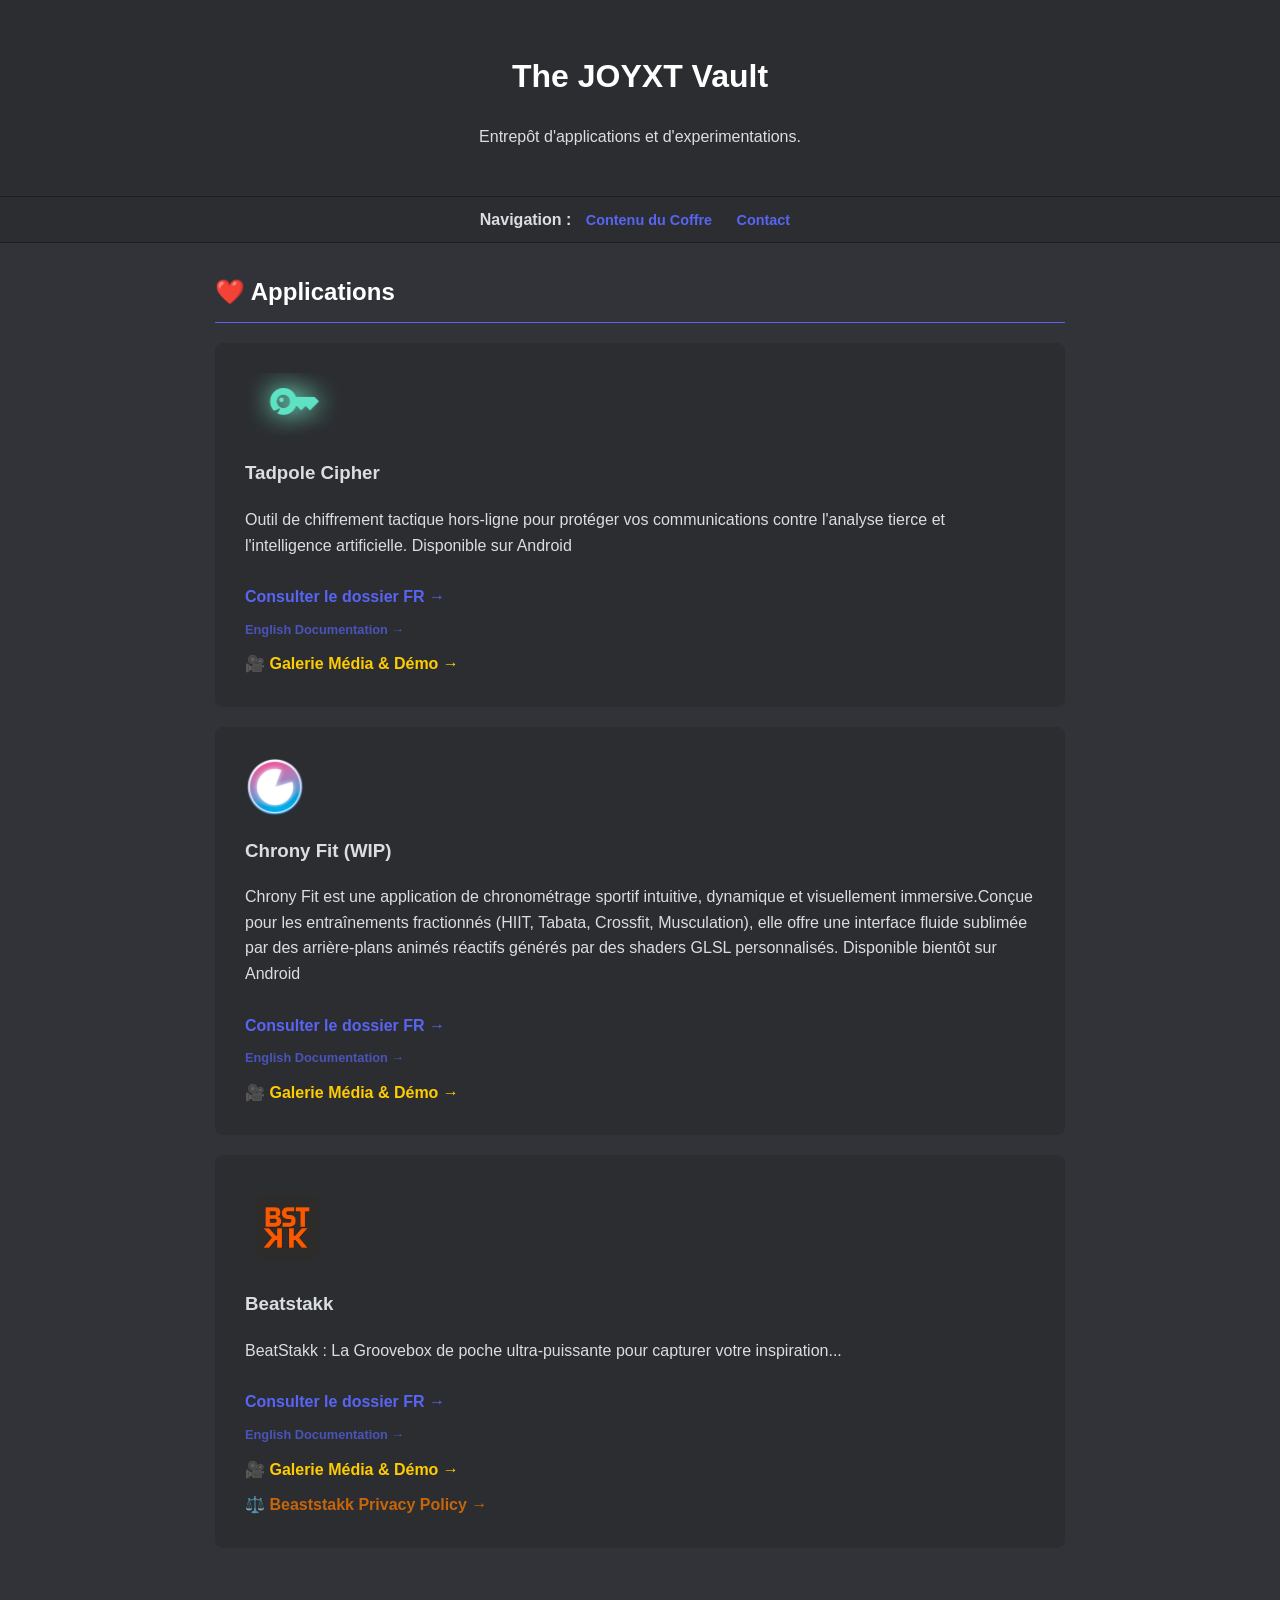
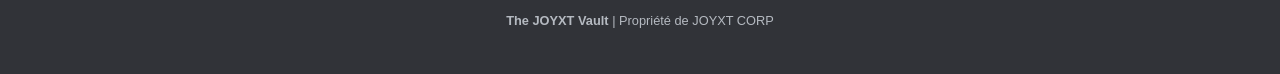
<file: index.html>
<!DOCTYPE html>
<html lang="fr">
<head>
    <meta charset="UTF-8">
    <meta name="viewport" content="width=device-width, initial-scale=1.0">
    <title>The JOYXT Vault - Accueil</title>
    <link rel="stylesheet" href="style.css">
</head>
<body>
    <header>
        <h1>The JOYXT Vault</h1>
        <p>Entrepôt d'applications et d'experimentations.</p>
    </header>
    
    <nav class="toc">
        <strong>Navigation :</strong>
        <a href="#projets">Contenu du Coffre</a>
        <a href="mailto:joyxt@protonmail.com">Contact</a>
    </nav>

    <main>
        <section id="projets">
            <h2>❤️ Applications</h2>
            <div class="card">
                <img src="img/Tadpole_Cipher.png" alt="Tadpole Cipher Logo" style="width: 97px; height: 67px; max-width: 50%; display: block; margin-bottom: 1x; border-radius: 1px;">
                
                <h3>Tadpole Cipher</h3>
                <p>Outil de chiffrement tactique hors-ligne pour protéger vos communications contre l'analyse tierce et l'intelligence artificielle. Disponible sur Android</p>
                <a href="tadpole_cipher.html" class="accent-link">Consulter le dossier FR →</a>
                <br>
                <a href="tadpole_cipher_en.html" class="accent-link" style="font-size: 0.8em; opacity: 0.7;">English Documentation →</a>
                <br>
                <a href="tadpole_media.html" class="accent-link" style="color: #ffcc00;">🎥 Galerie Média & Démo →</a>
            </div>
            <div class="card">
                <img src="img/ChronyFit_iCO.png" alt="Tadpole Cipher Logo" style="width: 60px; height: 60px; max-width: 50%; display: block; margin-bottom: 1x; border-radius: 1px;">
                
                <h3>Chrony Fit (WIP)</h3>
                <p>Chrony Fit est une application de chronométrage sportif intuitive, dynamique et visuellement immersive.Conçue pour les entraînements fractionnés (HIIT, Tabata, Crossfit, Musculation), elle offre une interface fluide sublimée par des arrière-plans animés réactifs générés par des shaders GLSL personnalisés. Disponible bientôt sur Android</p>
                <a href="ChronyFit.html" class="accent-link">Consulter le dossier FR →</a>
                <br>
                <a href="ChronyFit_en.html" class="accent-link" style="font-size: 0.8em; opacity: 0.7;">English Documentation →</a>
                <br>
                <a href="ChronyFit_media.html" class="accent-link" style="color: #ffcc00;">🎥 Galerie Média & Démo →</a>
            </div>
            <div class="card">
                <img src="img/BeatStakk_Playstore_Logo.png" alt="beatStakkLogo" style="width: 85px; height: 85px; max-width: 100%; display: block; margin-bottom: 1x; border-radius: 1px;">
                
                <h3>Beatstakk</h3>
                <p>BeatStakk : La Groovebox de poche ultra-puissante pour capturer votre inspiration...</p>
                <a href="beatstakk_fr2.html" class="accent-link">Consulter le dossier FR →</a>
                <br>
                <a href="beatstakk_en.html" class="accent-link" style="font-size: 0.8em; opacity: 0.7;">English Documentation →</a>
                <br>
                <a href="beatstakk_media.html" class="accent-link" style="color: #ffcc00;">🎥 Galerie Média & Démo →</a>
                
            <br>
            <a href="Beatstakk_Privacy_Policy.html" class="accent-link" style="color: #c7650a;">⚖️ Beaststakk Privacy Policy →</a>
            

            </div>
           
        </section>
    </main>

    <footer>
        <p><strong>The JOYXT Vault</strong> | Propriété de JOYXT CORP</p>
    </footer>
</body>
</html>
</file>
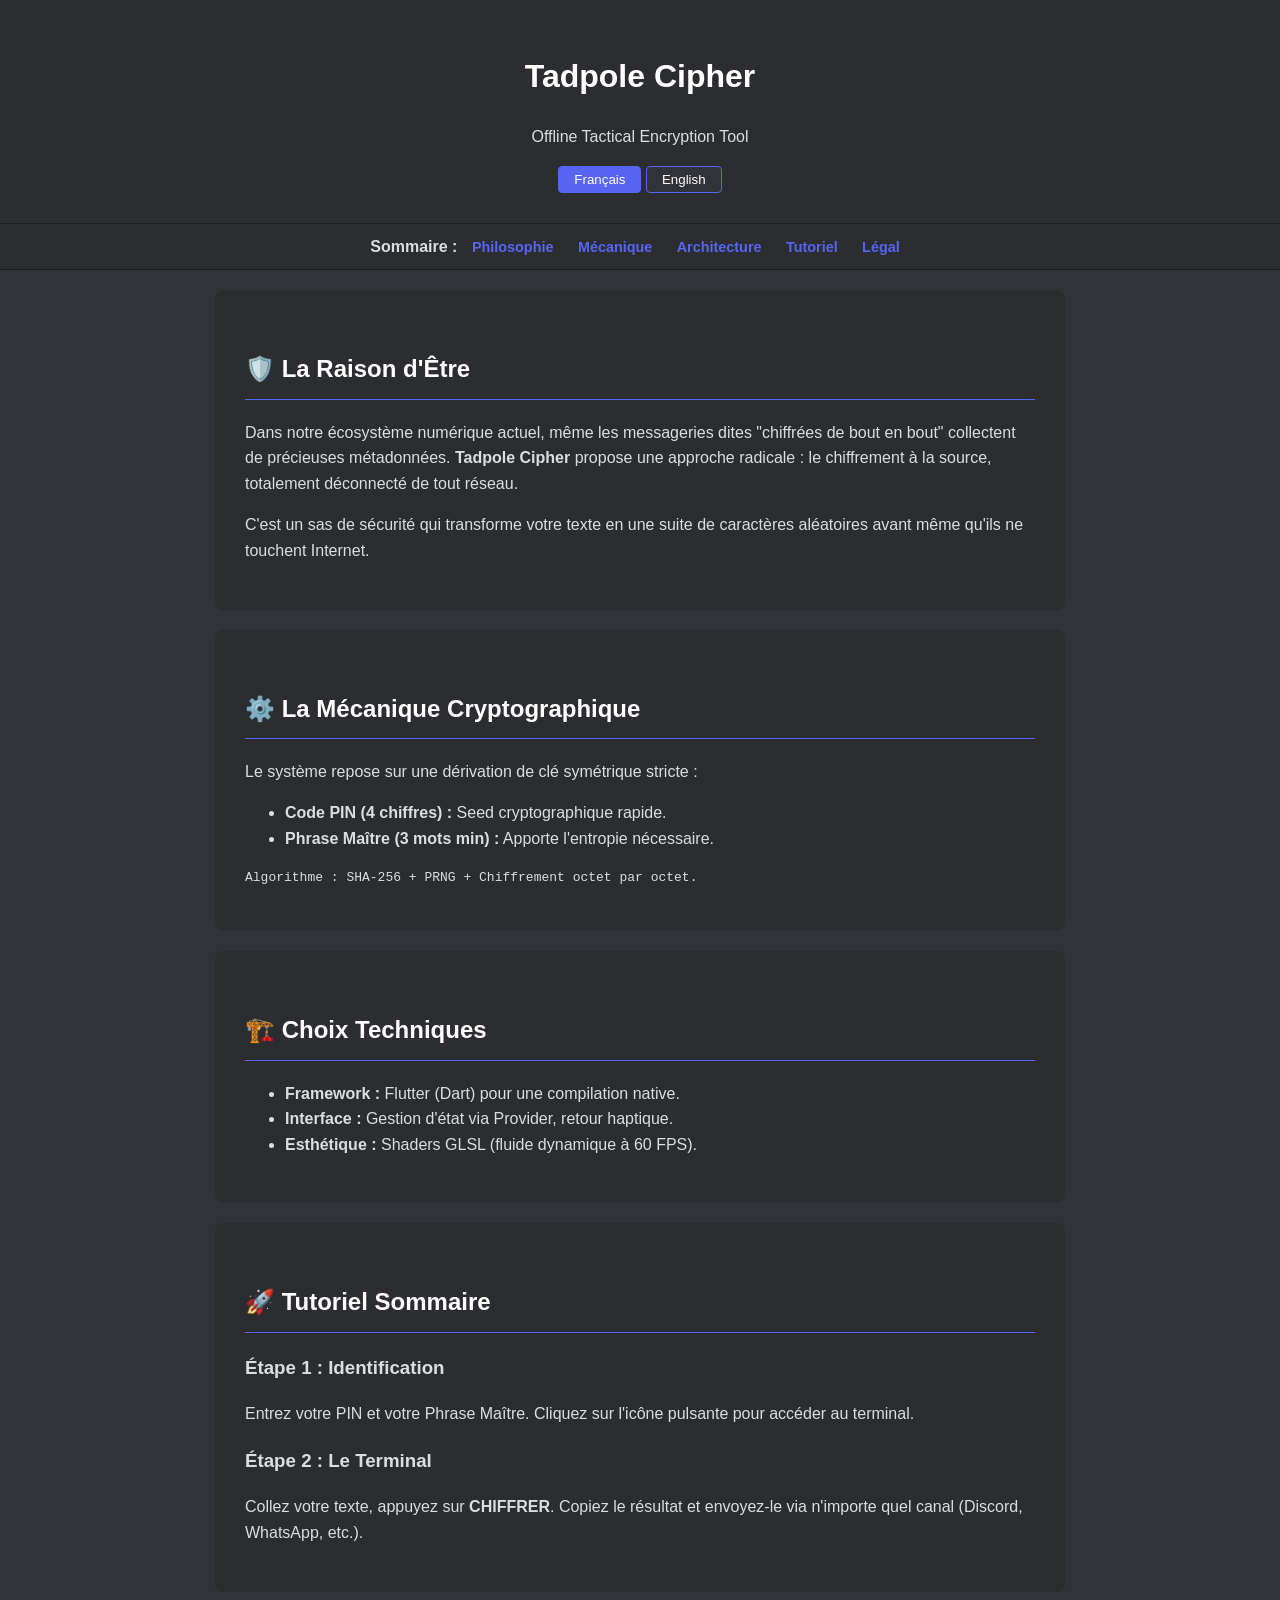
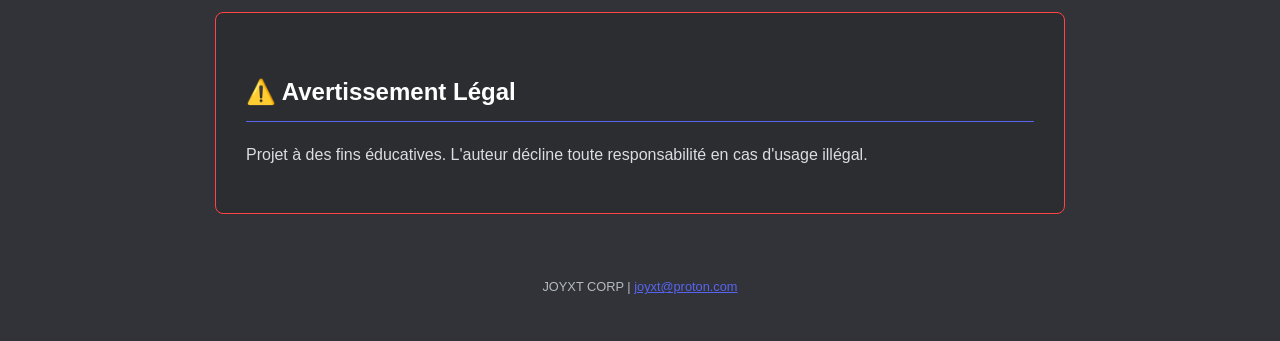
<file: app1.html>
<!DOCTYPE html>
<html lang="fr">
<head>
    <meta charset="UTF-8">
    <meta name="viewport" content="width=device-width, initial-scale=1.0">
    <title>Tadpole Cipher - Documentation</title>
    <link rel="stylesheet" href="style.css">
</head>
<body>

<header>
    <h1>Tadpole Cipher</h1>
    <p>Offline Tactical Encryption Tool</p>
    <div class="lang-switcher">
        <button onclick="setLanguage('fr')" id="btn-fr" class="active">Français</button>
        <button onclick="setLanguage('en')" id="btn-en">English</button>
    </div>
</header>

<nav class="toc">
    <strong>Sommaire :</strong>
    <a href="#vision" class="fr">Philosophie</a><a href="#vision" class="en">Philosophy</a>
    <a href="#mecanique" class="fr">Mécanique</a><a href="#mecanique" class="en">Mechanism</a>
    <a href="#tech" class="fr">Architecture</a><a href="#tech" class="en">Architecture</a>
    <a href="#tuto" class="fr">Tutoriel</a><a href="#tuto" class="en">Tutorial</a>
    <a href="#legal" class="fr">Légal</a><a href="#legal" class="en">Legal</a>
</nav>

<main>
    <div id="lang-fr" class="lang-content">
        <section id="vision" class="card">
            <h2>🛡️ La Raison d'Être</h2>
            <p>Dans notre écosystème numérique actuel, même les messageries dites "chiffrées de bout en bout" collectent de précieuses métadonnées. <strong>Tadpole Cipher</strong> propose une approche radicale : le chiffrement à la source, totalement déconnecté de tout réseau.</p>
            <p>C'est un sas de sécurité qui transforme votre texte en une suite de caractères aléatoires avant même qu'ils ne touchent Internet.</p>
        </section>

        <section id="mecanique" class="card">
            <h2>⚙️ La Mécanique Cryptographique</h2>
            <p>Le système repose sur une dérivation de clé symétrique stricte :</p>
            <ul>
                <li><strong>Code PIN (4 chiffres) :</strong> Seed cryptographique rapide.</li>
                <li><strong>Phrase Maître (3 mots min) :</strong> Apporte l'entropie nécessaire.</li>
            </ul>
            <pre><code>Algorithme : SHA-256 + PRNG + Chiffrement octet par octet.</code></pre>
        </section>

        <section id="tech" class="card">
            <h2>🏗️ Choix Techniques</h2>
            <ul>
                <li><strong>Framework :</strong> Flutter (Dart) pour une compilation native.</li>
                <li><strong>Interface :</strong> Gestion d'état via Provider, retour haptique.</li>
                <li><strong>Esthétique :</strong> Shaders GLSL (fluide dynamique à 60 FPS).</li>
            </ul>
        </section>

        <section id="tuto" class="card">
            <h2>🚀 Tutoriel Sommaire</h2>
            <h3>Étape 1 : Identification</h3>
            <p>Entrez votre PIN et votre Phrase Maître. Cliquez sur l'icône pulsante pour accéder au terminal.</p>
            <h3>Étape 2 : Le Terminal</h3>
            <p>Collez votre texte, appuyez sur <strong>CHIFFRER</strong>. Copiez le résultat et envoyez-le via n'importe quel canal (Discord, WhatsApp, etc.).</p>
        </section>

        <section id="legal" class="card" style="border: 1px solid #ff4444;">
            <h2>⚠️ Avertissement Légal</h2>
            <p>Projet à des fins éducatives. L'auteur décline toute responsabilité en cas d'usage illégal.</p>
        </section>
    </div>

    <div id="lang-en" class="lang-content" style="display:none;">
        <section id="vision-en" class="card">
            <h2>🛡️ The Mission</h2>
            <p>In today's digital ecosystem, even "end-to-end encrypted" messengers collect metadata. <strong>Tadpole Cipher</strong> offers a radical approach: source encryption, totally disconnected from any network.</p>
        </section>

        <section id="mecanique-en" class="card">
            <h2>⚙️ Cryptographic Mechanism</h2>
            <p>The core relies on a strict symmetric key derivation:</p>
            <ul>
                <li><strong>PIN Code (4 digits):</strong> Fast cryptographic seed.</li>
                <li><strong>Master Phrase (3 words min):</strong> Provides necessary entropy.</li>
            </ul>
            <pre><code>Algorithm: SHA-256 + PRNG + Byte-by-byte encryption.</code></pre>
        </section>

        <section id="tech-en" class="card">
            <h2>🏗️ Technical Stack</h2>
            <ul>
                <li><strong>Framework:</strong> Flutter (Dart) for native performance.</li>
                <li><strong>UI/UX:</strong> Provider state management, haptic feedback.</li>
                <li><strong>Visuals:</strong> GLSL Shaders (dynamic fluid at 60 FPS).</li>
            </ul>
        </section>

        <section id="tuto-en" class="card">
            <h2>🚀 Quick Tutorial</h2>
            <h3>Step 1: Identification</h3>
            <p>Enter your PIN and Master Phrase. Click the pulsing icon to enter the terminal.</p>
            <h3>Step 2: Tactical Terminal</h3>
            <p>Paste your text, press <strong>ENCRYPT</strong>. Copy the result and send it via any app.</p>
        </section>

        <section id="legal-en" class="card" style="border: 1px solid #ff4444;">
            <h2>⚠️ Legal Disclaimer</h2>
            <p>Educational purposes only. The author is not responsible for any misuse or illegal activities.</p>
        </section>
    </div>
</main>

<footer>
    <p>JOYXT CORP | <a href="mailto:joyxt@proton.com" style="color:var(--accent);">joyxt@proton.com</a></p>
</footer>

<script>
function setLanguage(lang) {
    // Masquer tous les contenus
    document.querySelectorAll('.lang-content').forEach(div => div.style.display = 'none');
    document.querySelectorAll('.fr, .en').forEach(el => el.style.display = 'none');
    
    // Afficher la langue choisie
    document.getElementById('lang-' + lang).style.display = 'block';
    document.querySelectorAll('.' + lang).forEach(el => el.style.display = 'inline-block');

    // Gérer les boutons
    document.getElementById('btn-fr').classList.remove('active');
    document.getElementById('btn-en').classList.remove('active');
    document.getElementById('btn-' + lang).classList.add('active');
}
// Initialisation au chargement
setLanguage('fr');
</script>

</body>
</html>
</file>
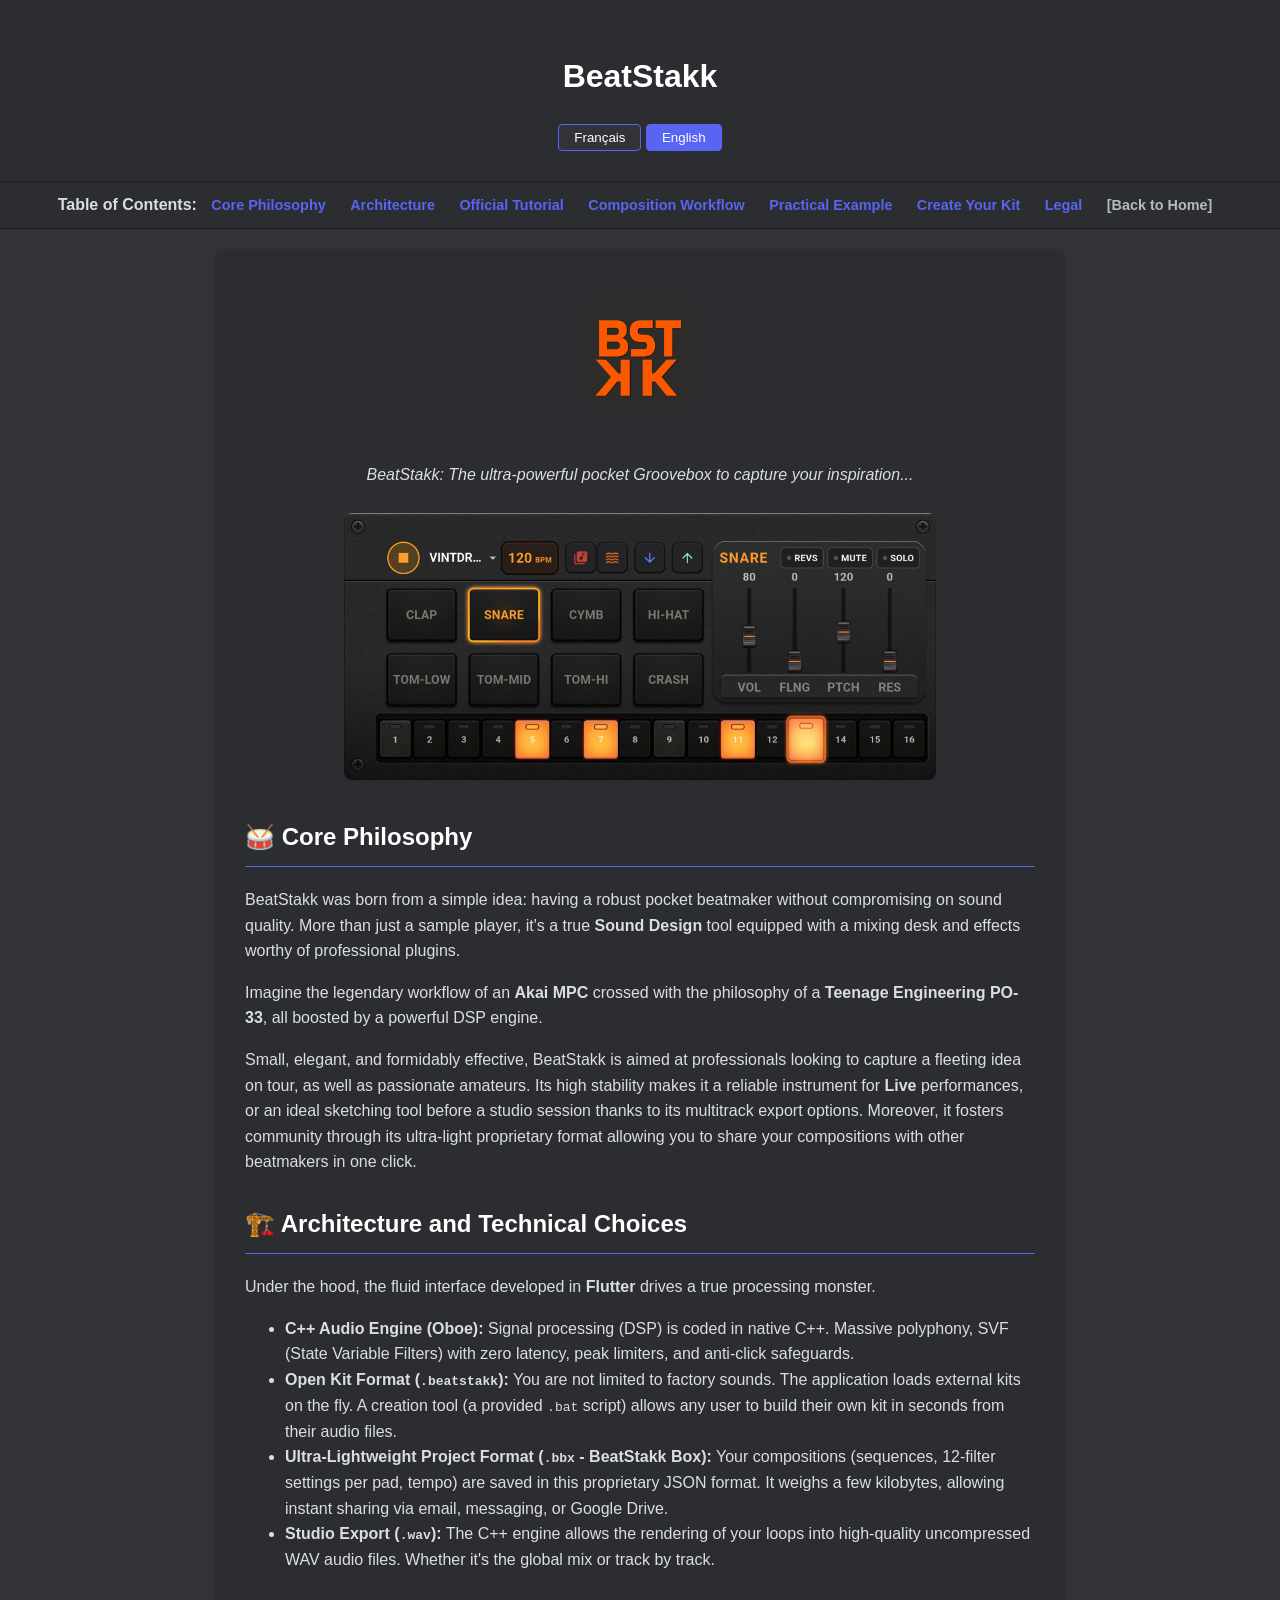
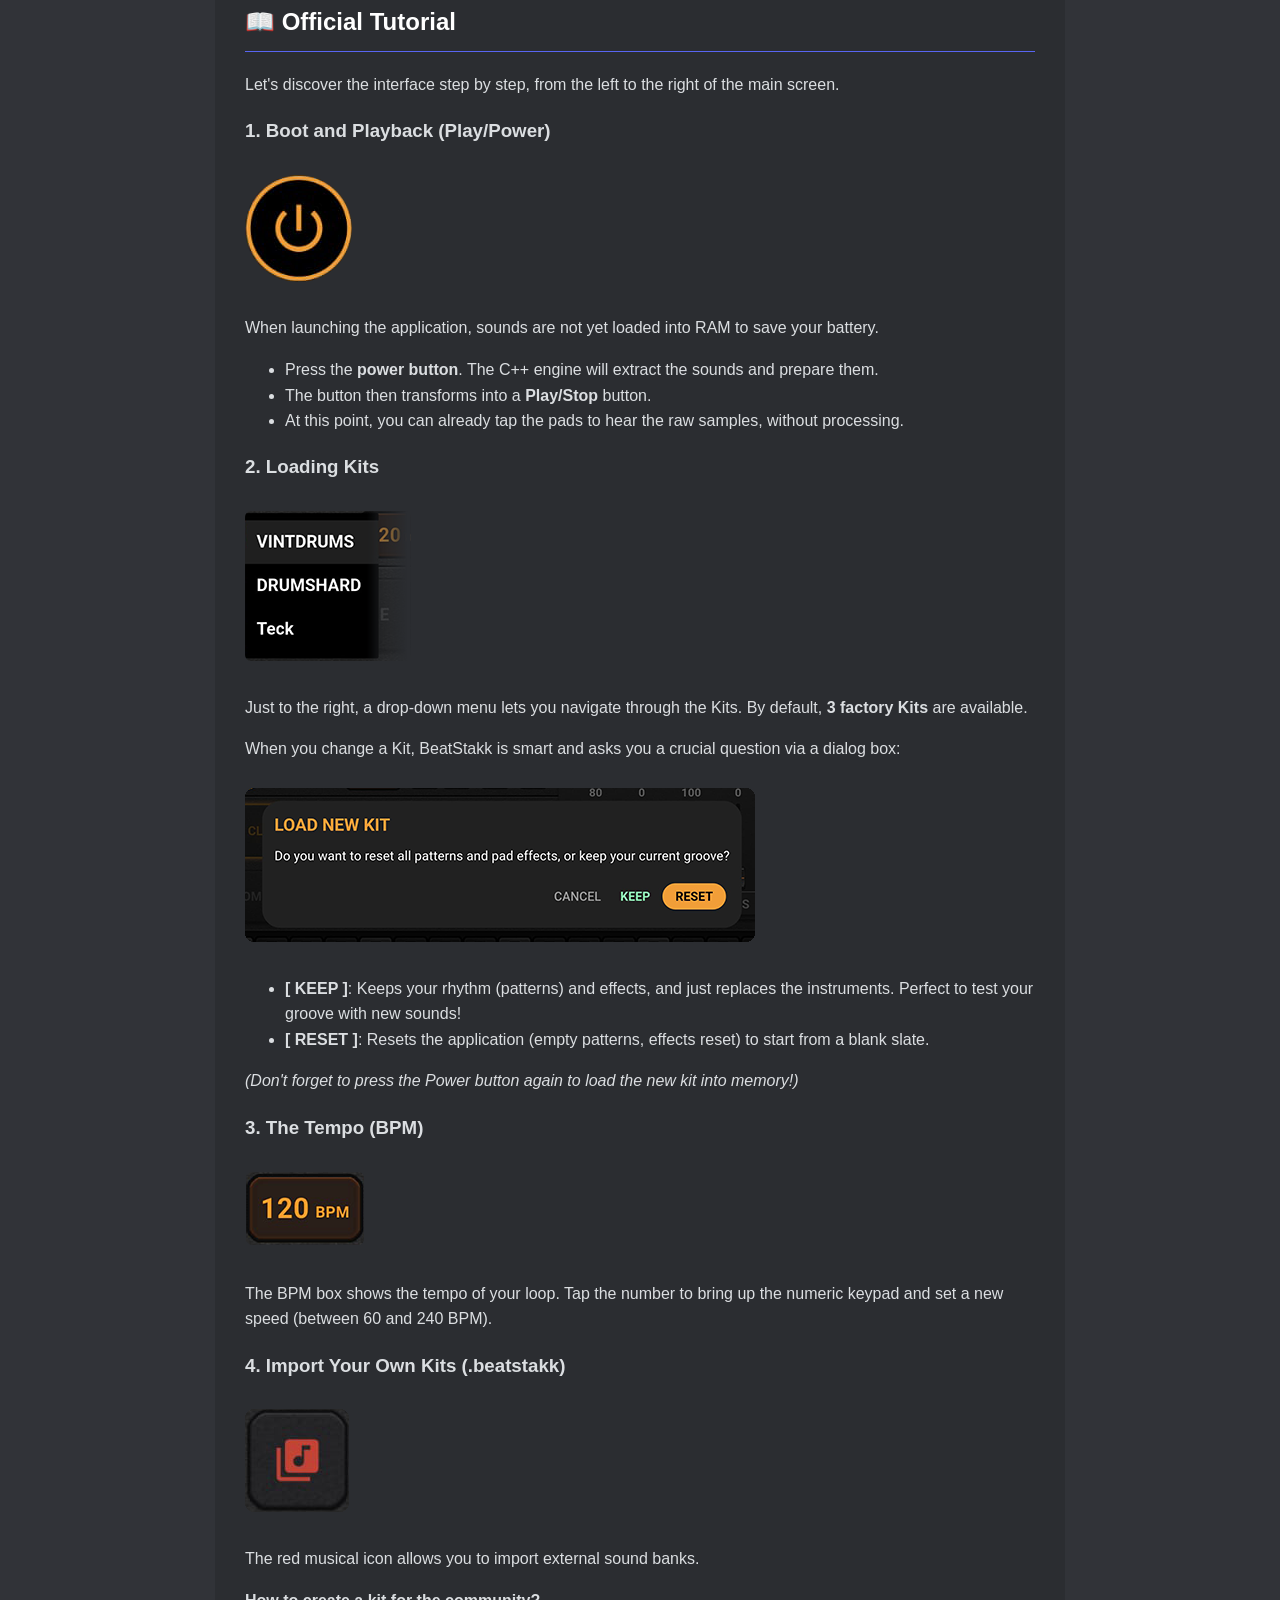
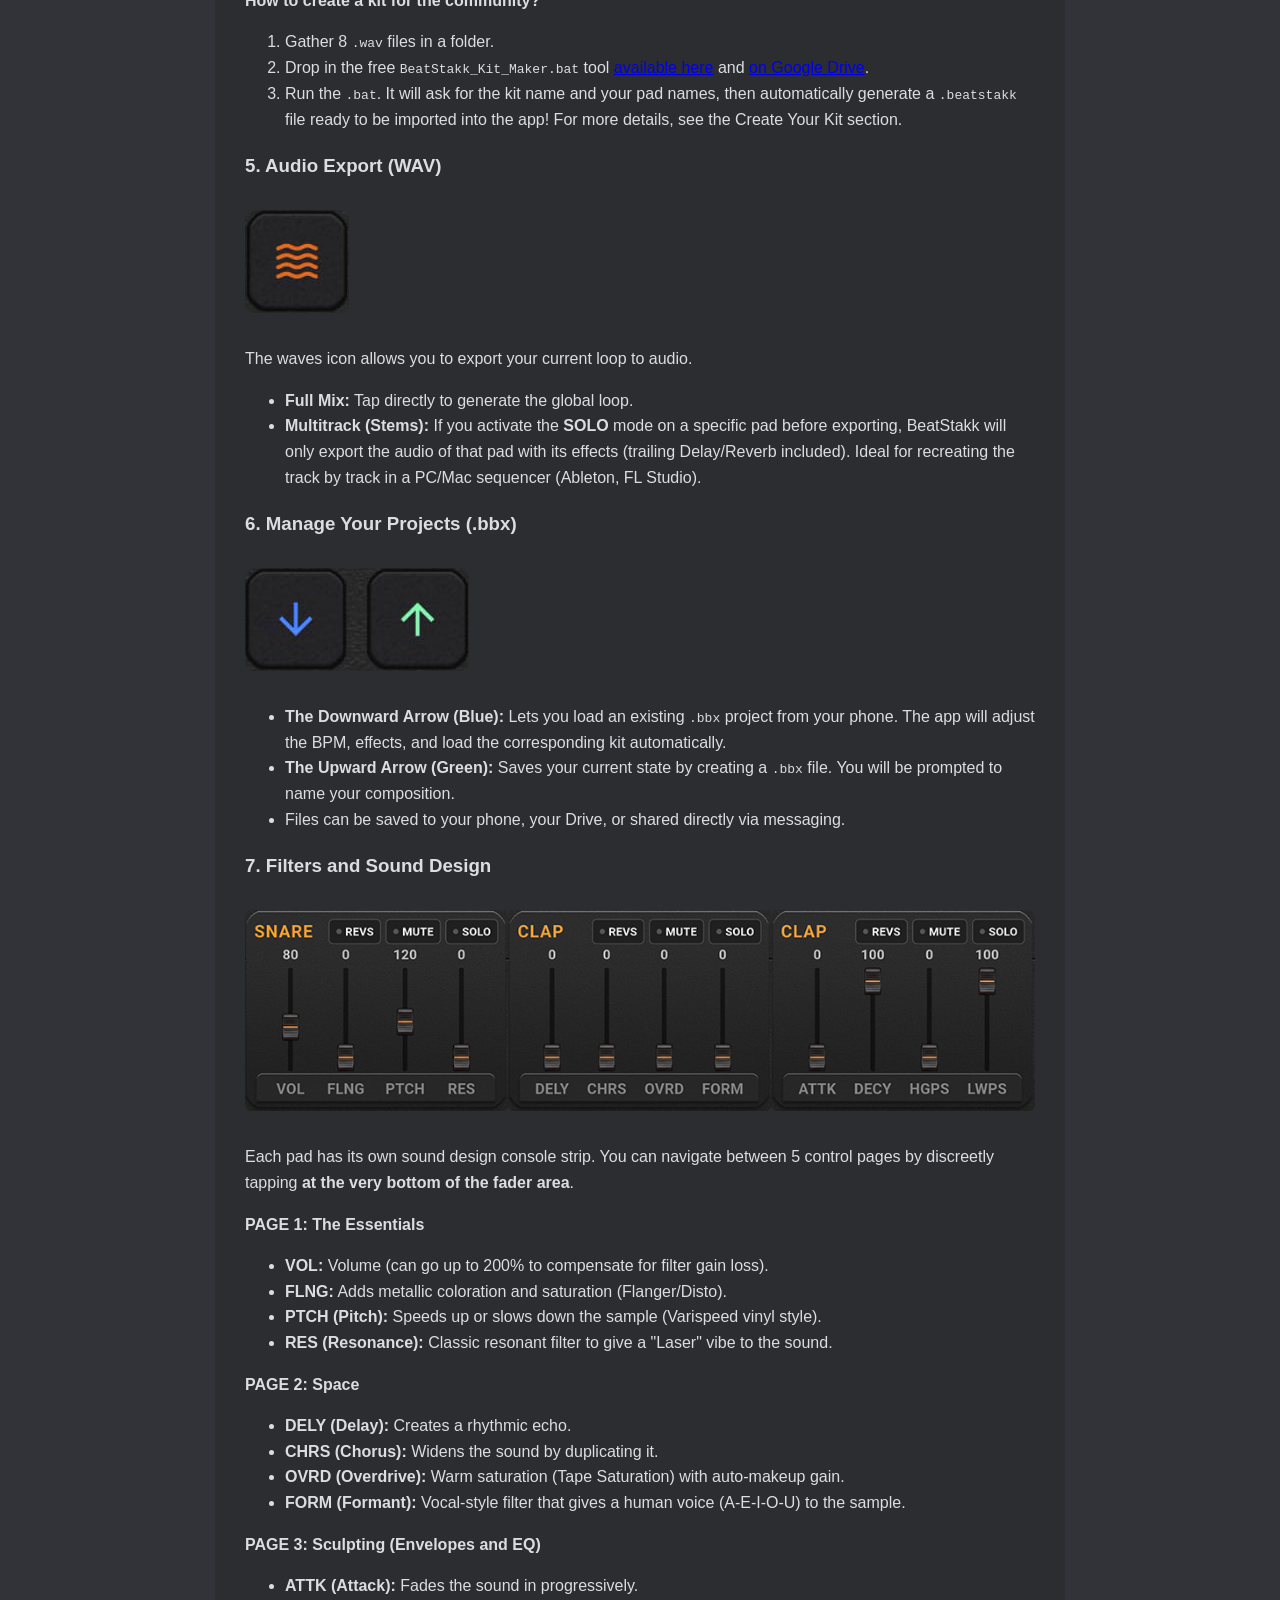
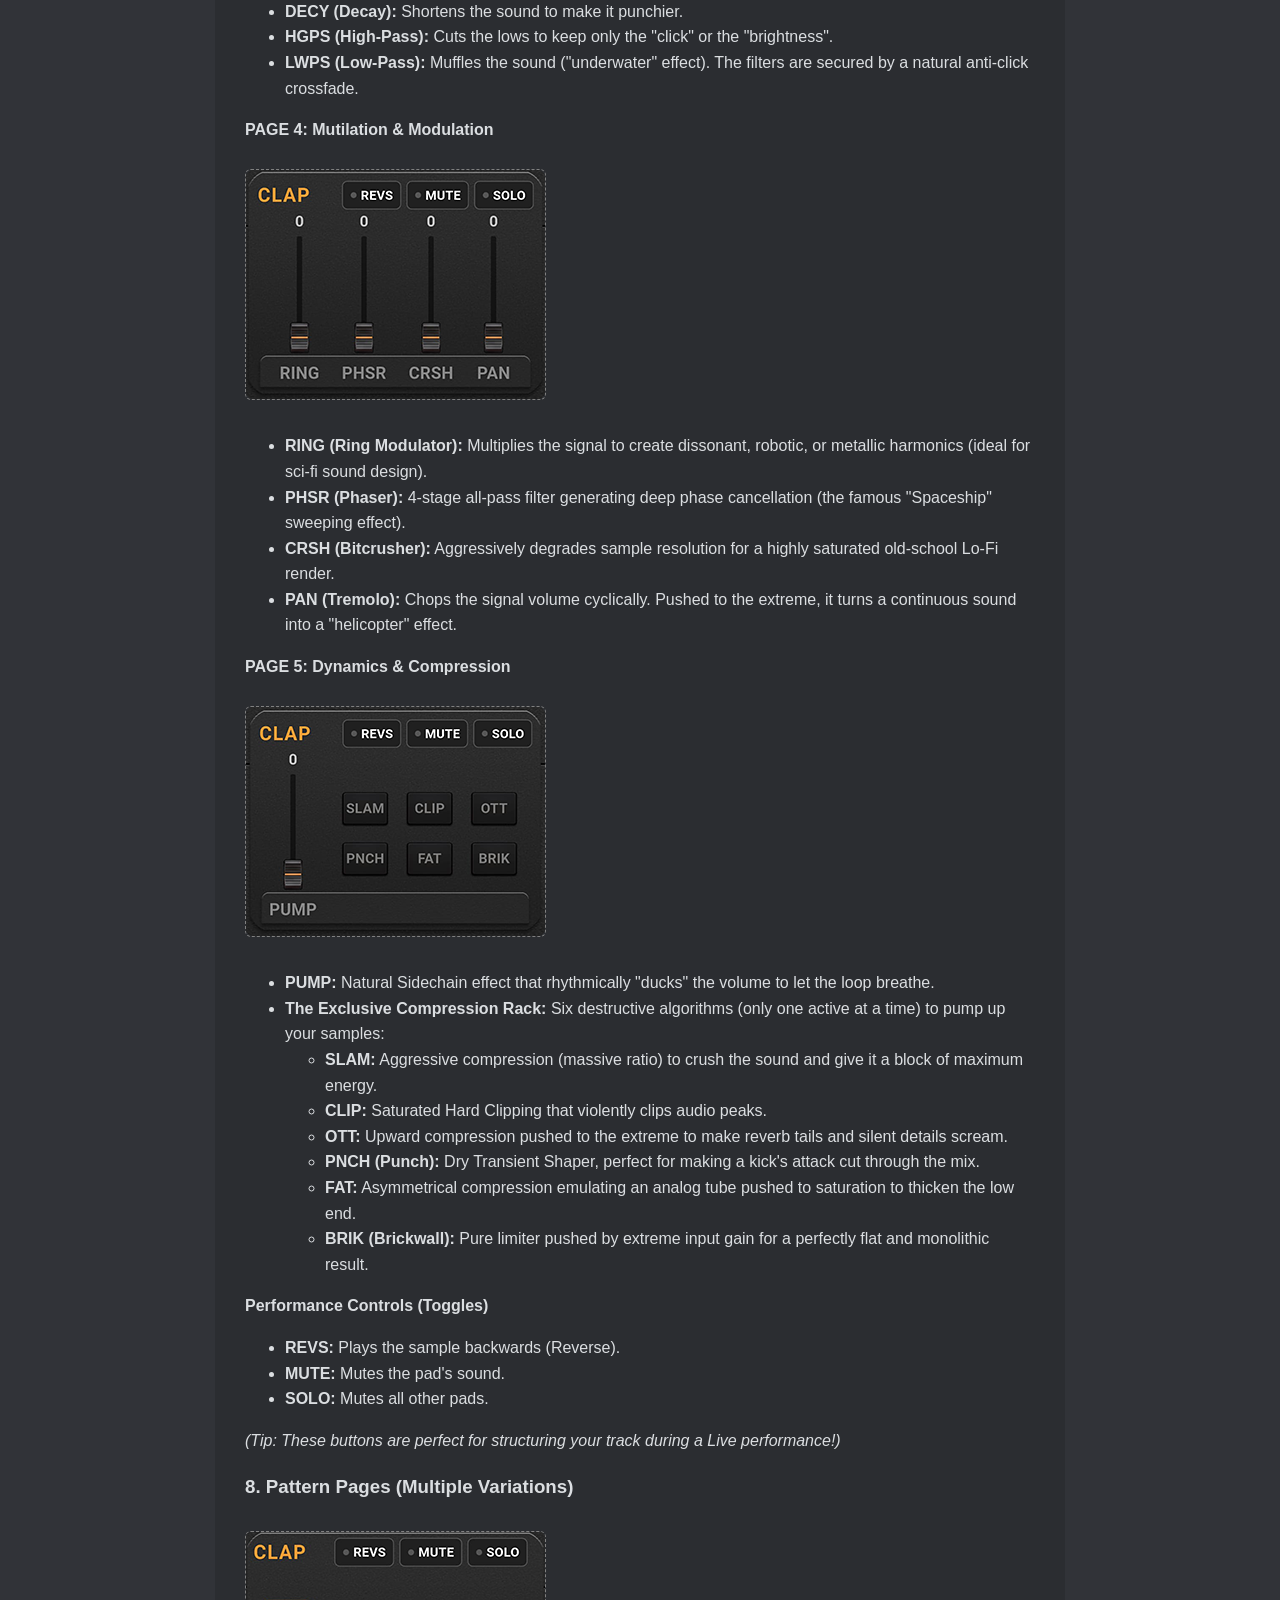
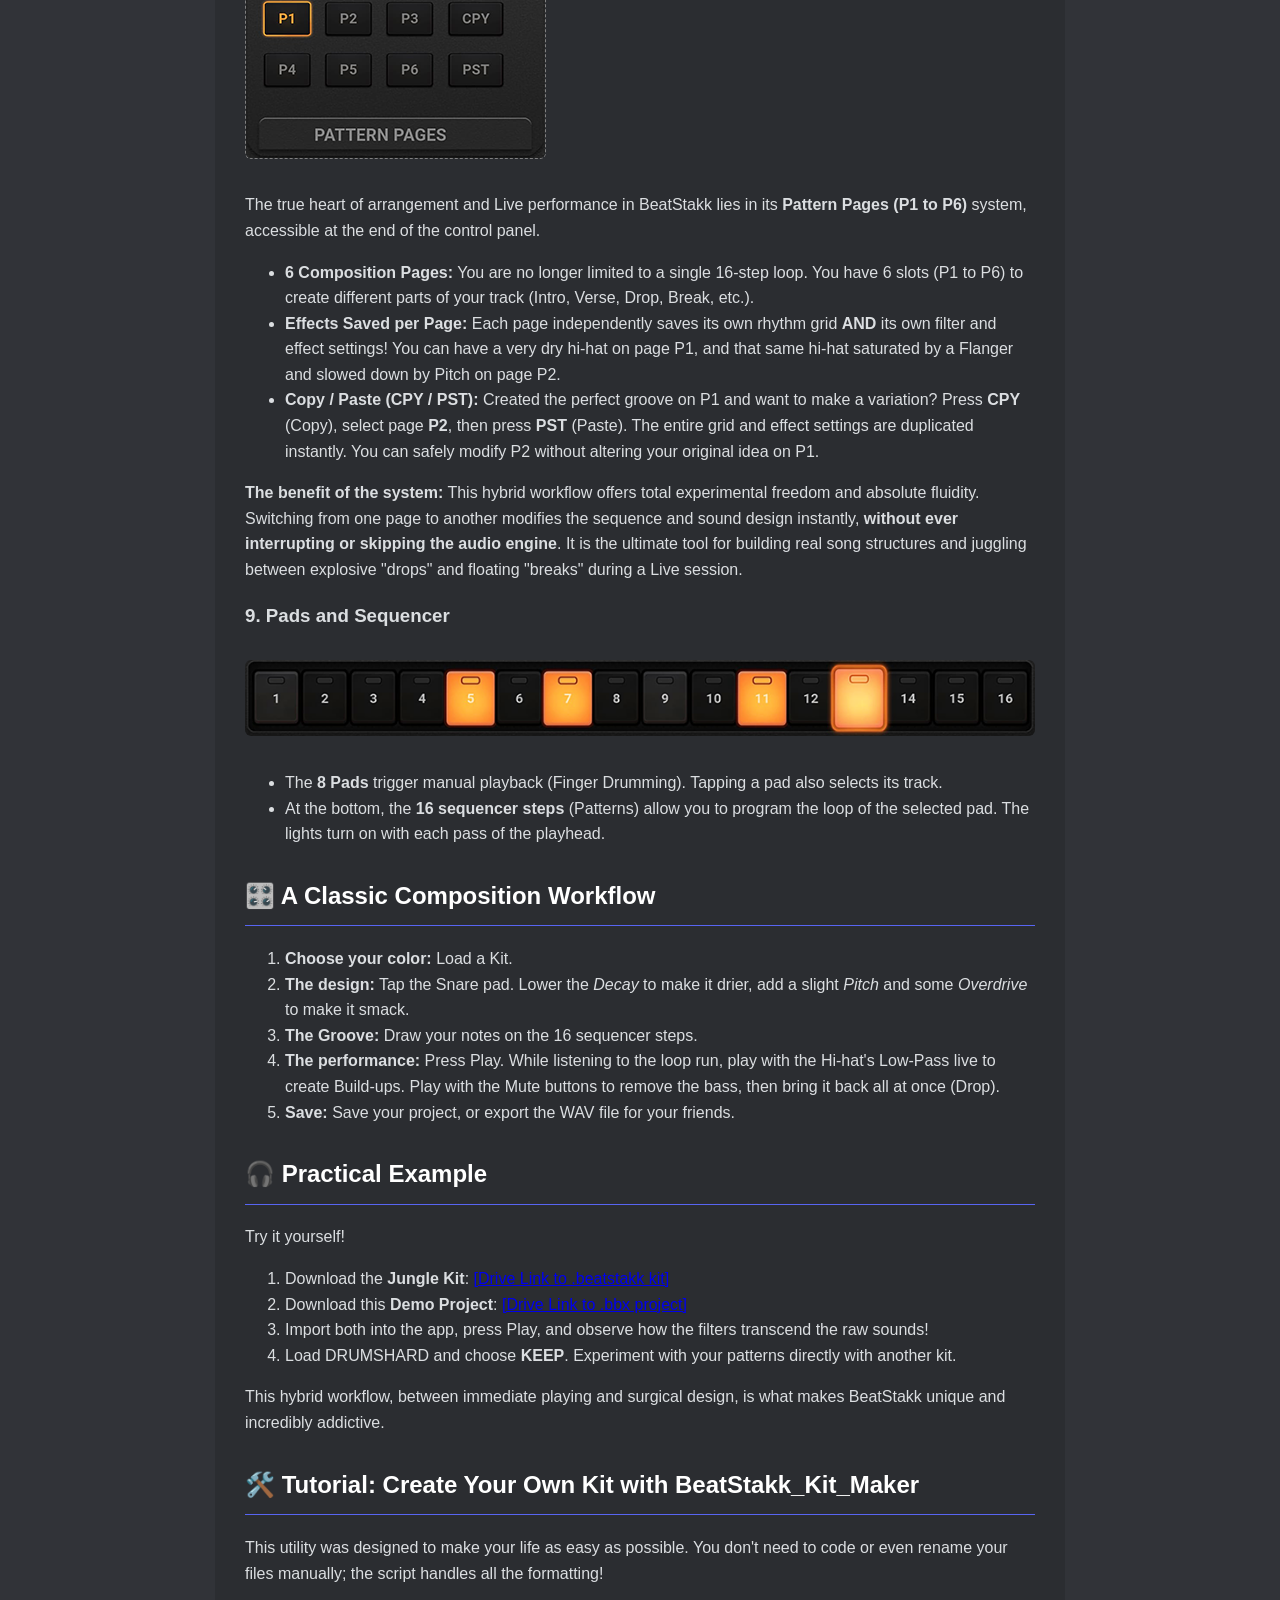
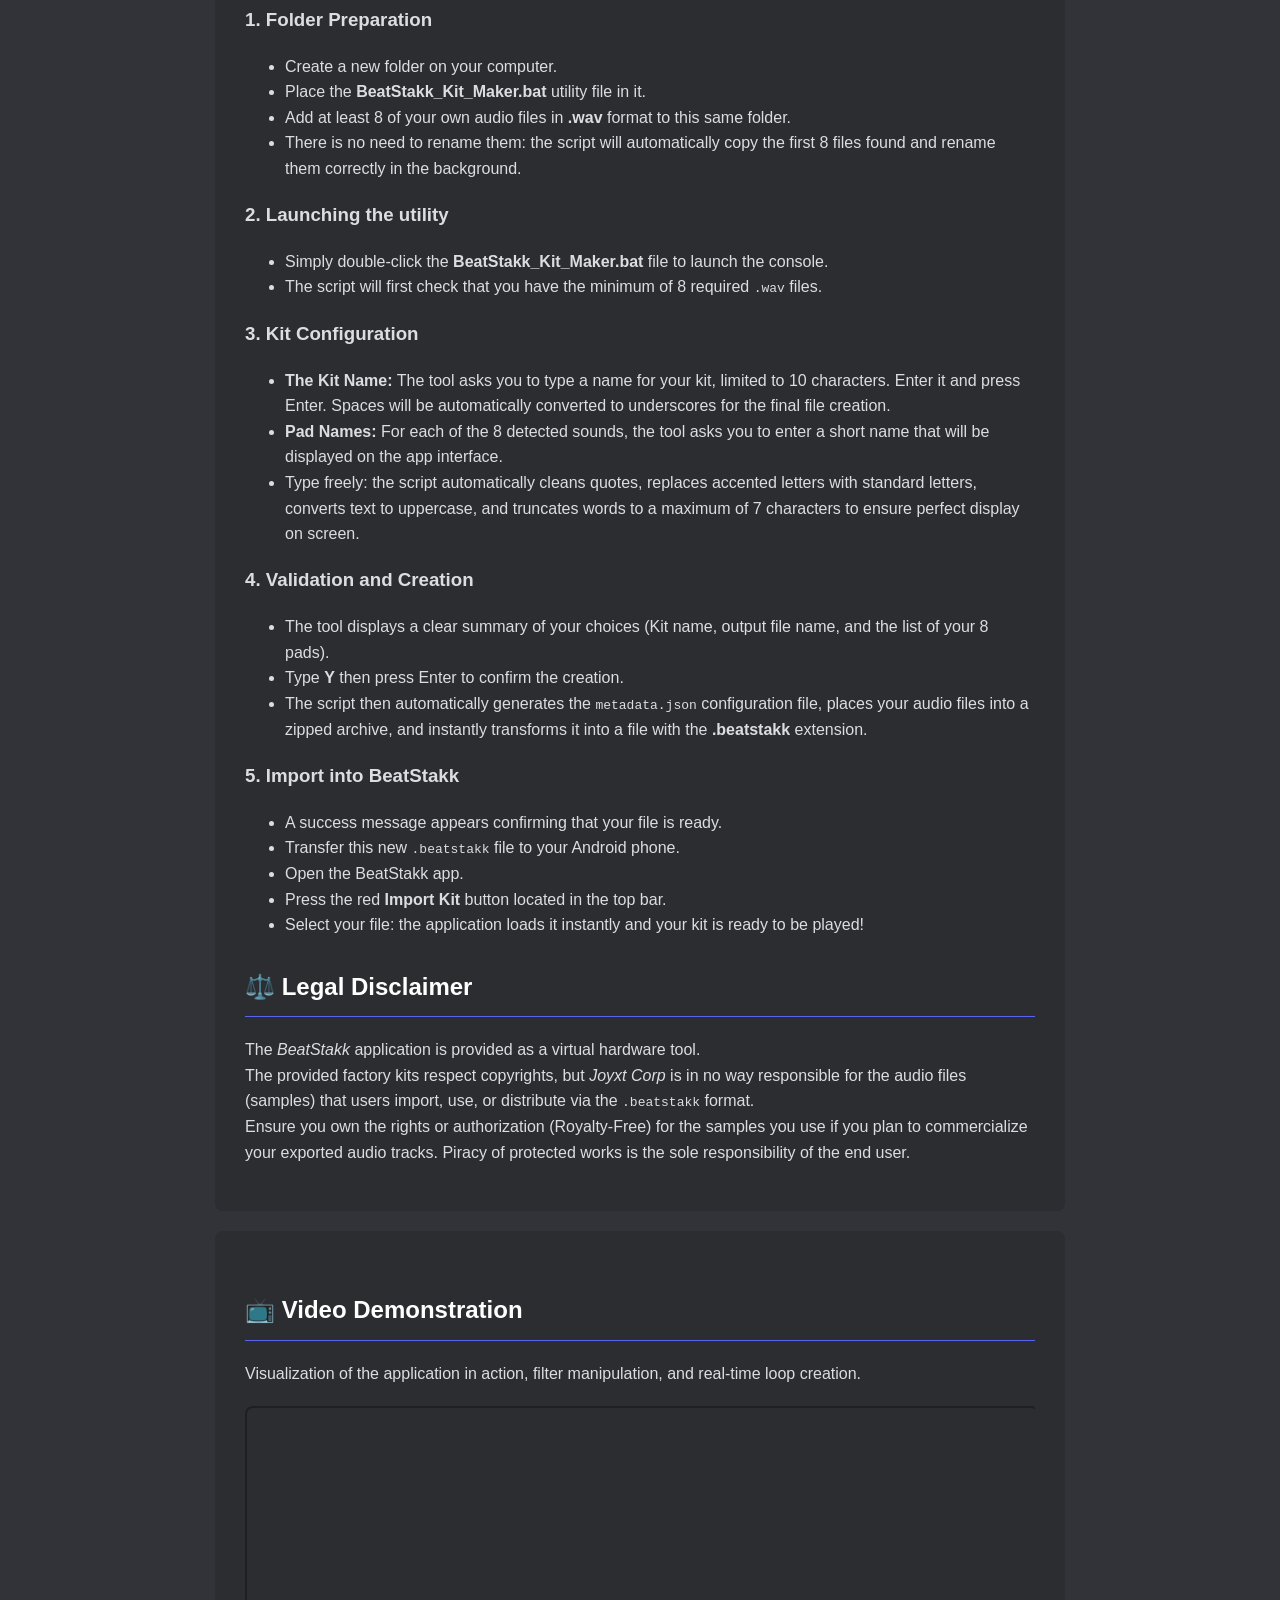
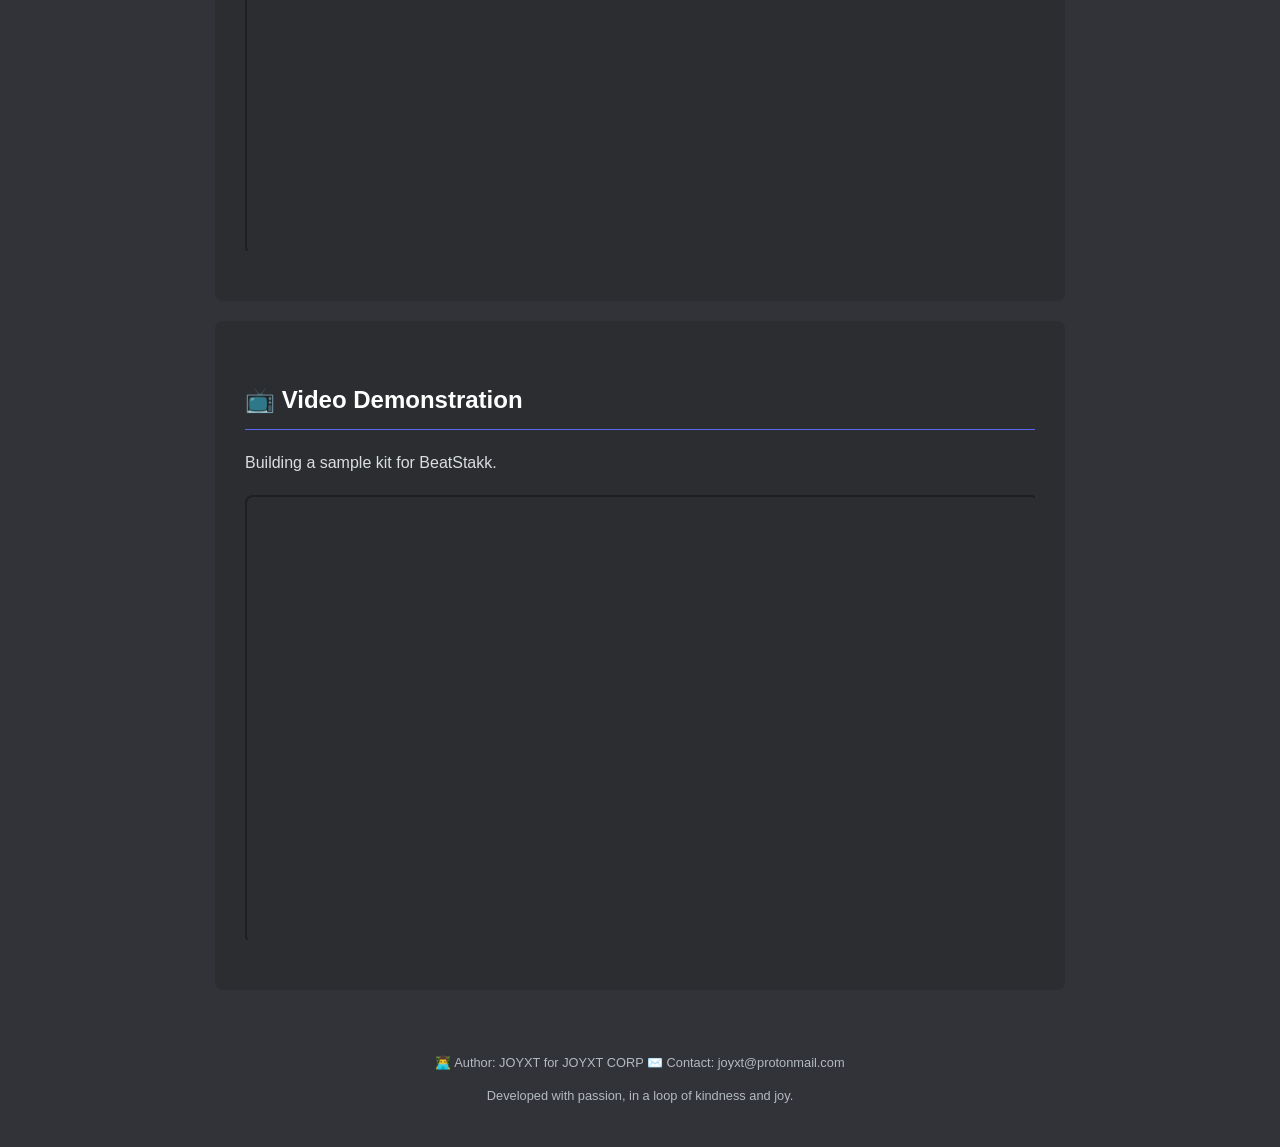
<file: beatstakk_en.html>
<!DOCTYPE html>
<html lang="en">
<head>
    <meta charset="UTF-8">
    <meta name="viewport" content="width=device-width, initial-scale=1.0">
    <title>BeatStakk - EN</title>
    <link rel="stylesheet" href="style.css">
</head>
<body>
<header>
    <h1>BeatStakk</h1>
    <div class="lang-switcher">
        <button onclick="window.location.href='beatstakk_fr2.html'">Français</button>
        <button class="active">English</button>
    </div>
</header>

<nav class="toc">
    <strong>Table of Contents:</strong>
    <a href="#raison">Core Philosophy</a>
    <a href="#architecture">Architecture</a>
    <a href="#tutoriel">Official Tutorial</a>
    <a href="#flow">Composition Workflow</a>
    <a href="#exemple">Practical Example</a>
    <a href="#kitmaker">Create Your Kit</a>
    <a href="#legal">Legal</a>
    <a href="index.html" style="color:var(--text-muted)">[Back to Home]</a>
</nav>

<main>
    <div class="card">
        <div style="text-align: center; margin-bottom: 20px;">
            <img src="img/BeatStakk_Playstore_Logo.png" alt="BeatStakk Logo" style="width: 20%; display: block; margin: 0 auto;">
            <br>
            <em>BeatStakk: The ultra-powerful pocket Groovebox to capture your inspiration...</em>
            <br><br>
            <img src="img/BeatStakk_ScreenShot.jpeg" alt="BeatStakk Interface" style="width: 75%; border-radius: 8px;">
        </div>

        <h2 id="raison">🥁 Core Philosophy</h2>
        <p>BeatStakk was born from a simple idea: having a robust pocket beatmaker without compromising on sound quality. More than just a sample player, it's a true <strong>Sound Design</strong> tool equipped with a mixing desk and effects worthy of professional plugins.</p>
        <p>Imagine the legendary workflow of an <strong>Akai MPC</strong> crossed with the philosophy of a <strong>Teenage Engineering PO-33</strong>, all boosted by a powerful DSP engine.</p>
        <p>Small, elegant, and formidably effective, BeatStakk is aimed at professionals looking to capture a fleeting idea on tour, as well as passionate amateurs. Its high stability makes it a reliable instrument for <strong>Live</strong> performances, or an ideal sketching tool before a studio session thanks to its multitrack export options. Moreover, it fosters community through its ultra-light proprietary format allowing you to share your compositions with other beatmakers in one click.</p>

        <h2 id="architecture">🏗️ Architecture and Technical Choices</h2>
        <p>Under the hood, the fluid interface developed in <strong>Flutter</strong> drives a true processing monster.</p>
        <ul>
            <li><strong>C++ Audio Engine (Oboe):</strong> Signal processing (DSP) is coded in native C++. Massive polyphony, SVF (State Variable Filters) with zero latency, peak limiters, and anti-click safeguards.</li>
            <li><strong>Open Kit Format (<code>.beatstakk</code>):</strong> You are not limited to factory sounds. The application loads external kits on the fly. A creation tool (a provided <code>.bat</code> script) allows any user to build their own kit in seconds from their audio files.</li>
            <li><strong>Ultra-Lightweight Project Format (<code>.bbx</code> - BeatStakk Box):</strong> Your compositions (sequences, 12-filter settings per pad, tempo) are saved in this proprietary JSON format. It weighs a few kilobytes, allowing instant sharing via email, messaging, or Google Drive.</li>
            <li><strong>Studio Export (<code>.wav</code>):</strong> The C++ engine allows the rendering of your loops into high-quality uncompressed WAV audio files. Whether it's the global mix or track by track.</li>
        </ul>

        <h2 id="tutoriel">📖 Official Tutorial</h2>
        <p>Let's discover the interface step by step, from the left to the right of the main screen.</p>

        <h3>1. Boot and Playback (Play/Power)</h3>
        <img src="img/UI_Power.png" alt="BeatStakk Power" style="max-width: 100%; border-radius: 6px; margin: 10px 0;">
        <p>When launching the application, sounds are not yet loaded into RAM to save your battery.</p>
        <ul>
            <li>Press the <strong>power button</strong>. The C++ engine will extract the sounds and prepare them.</li>
            <li>The button then transforms into a <strong>Play/Stop</strong> button.</li>
            <li>At this point, you can already tap the pads to hear the raw samples, without processing.</li>
        </ul>

        <h3>2. Loading Kits</h3>
        <img src="img/Ui_Kit.png" alt="Kits Menu" style="max-width: 100%; border-radius: 6px; margin: 10px 0;">
        <p>Just to the right, a drop-down menu lets you navigate through the Kits. By default, <strong>3 factory Kits</strong> are available.</p>
        <p>When you change a Kit, BeatStakk is smart and asks you a crucial question via a dialog box:</p>
        <img src="img/Ui_Questions.png" alt="Change Kit Message" style="max-width: 100%; border-radius: 6px; margin: 10px 0;">
        <ul>
            <li><strong>[ KEEP ]</strong>: Keeps your rhythm (patterns) and effects, and just replaces the instruments. Perfect to test your groove with new sounds!</li>
            <li><strong>[ RESET ]</strong>: Resets the application (empty patterns, effects reset) to start from a blank slate.</li>
        </ul>
        <p><em>(Don't forget to press the Power button again to load the new kit into memory!)</em></p>

        <h3>3. The Tempo (BPM)</h3>
        <img src="img/Ui_BPM.png" alt="BPM Button" style="max-width: 100%; border-radius: 6px; margin: 10px 0;">
        <p>The BPM box shows the tempo of your loop. Tap the number to bring up the numeric keypad and set a new speed (between 60 and 240 BPM).</p>

        <h3>4. Import Your Own Kits (.beatstakk)</h3>
        <img src="img/Ui_ADDKIT.png" alt="Import Kit Button" style="max-width: 100%; border-radius: 6px; margin: 10px 0;">
        <p>The red musical icon allows you to import external sound banks.</p>
        <p><strong>How to create a kit for the community?</strong></p>
        <ol>
            <li>Gather 8 <code>.wav</code> files in a folder.</li>
            <li>Drop in the free <code>BeatStakk_Kit_Maker.bat</code> tool <a href="Tool/BeatStakk_Kit_Maker.zip">available here</a> and <a href="https://drive.google.com/file/d/1hg0mNo_TkWM26WSYjPLIEQE8mhA7salg/view?usp=sharing" target="_blank">on Google Drive</a>.</li>
            <li>Run the <code>.bat</code>. It will ask for the kit name and your pad names, then automatically generate a <code>.beatstakk</code> file ready to be imported into the app! For more details, see the Create Your Kit section.</li>
        </ol>

        <h3>5. Audio Export (WAV)</h3>
        <img src="img/Ui_ExpWAVE.png" alt="Export WAV Button" style="max-width: 100%; border-radius: 6px; margin: 10px 0;">
        <p>The waves icon allows you to export your current loop to audio.</p>
        <ul>
            <li><strong>Full Mix:</strong> Tap directly to generate the global loop.</li>
            <li><strong>Multitrack (Stems):</strong> If you activate the <strong>SOLO</strong> mode on a specific pad before exporting, BeatStakk will only export the audio of that pad with its effects (trailing Delay/Reverb included). Ideal for recreating the track by track in a PC/Mac sequencer (Ableton, FL Studio).</li>
        </ul>

        <h3>6. Manage Your Projects (.bbx)</h3>
        <img src="img/Ui_IMP_EXP.png" alt="Import/Export Composition Button" style="max-width: 100%; border-radius: 6px; margin: 10px 0;">
        <ul>
            <li><strong>The Downward Arrow (Blue):</strong> Lets you load an existing <code>.bbx</code> project from your phone. The app will adjust the BPM, effects, and load the corresponding kit automatically.</li>
            <li><strong>The Upward Arrow (Green):</strong> Saves your current state by creating a <code>.bbx</code> file. You will be prompted to name your composition.</li>
            <li>Files can be saved to your phone, your Drive, or shared directly via messaging.</li>
        </ul>

        <h3>7. Filters and Sound Design</h3>
        <img src="img/Ui_Effects.png" alt="Filters Area" style="max-width: 100%; border-radius: 6px; margin: 10px 0;">
        <p>Each pad has its own sound design console strip. You can navigate between 5 control pages by discreetly tapping <strong>at the very bottom of the fader area</strong>.</p>
        
        <p><strong>PAGE 1: The Essentials</strong></p>
        <ul>
            <li><strong>VOL:</strong> Volume (can go up to 200% to compensate for filter gain loss).</li>
            <li><strong>FLNG:</strong> Adds metallic coloration and saturation (Flanger/Disto).</li>
            <li><strong>PTCH (Pitch):</strong> Speeds up or slows down the sample (Varispeed vinyl style).</li>
            <li><strong>RES (Resonance):</strong> Classic resonant filter to give a "Laser" vibe to the sound.</li>
        </ul>

        <p><strong>PAGE 2: Space</strong></p>
        <ul>
            <li><strong>DELY (Delay):</strong> Creates a rhythmic echo.</li>
            <li><strong>CHRS (Chorus):</strong> Widens the sound by duplicating it.</li>
            <li><strong>OVRD (Overdrive):</strong> Warm saturation (Tape Saturation) with auto-makeup gain.</li>
            <li><strong>FORM (Formant):</strong> Vocal-style filter that gives a human voice (A-E-I-O-U) to the sample.</li>
        </ul>

        <p><strong>PAGE 3: Sculpting (Envelopes and EQ)</strong></p>
        <ul>
            <li><strong>ATTK (Attack):</strong> Fades the sound in progressively.</li>
            <li><strong>DECY (Decay):</strong> Shortens the sound to make it punchier.</li>
            <li><strong>HGPS (High-Pass):</strong> Cuts the lows to keep only the "click" or the "brightness".</li>
            <li><strong>LWPS (Low-Pass):</strong> Muffles the sound ("underwater" effect). The filters are secured by a natural anti-click crossfade.</li>
        </ul>

        <p><strong>PAGE 4: Mutilation & Modulation</strong></p>
        <img src="img/Ui_Effects_page4.png" alt="[Effects Ring PHSR CRSH PAN]" style="max-width: 100%; border-radius: 6px; margin: 10px 0; border: 1px dashed gray;">
        <ul>
            <li><strong>RING (Ring Modulator):</strong> Multiplies the signal to create dissonant, robotic, or metallic harmonics (ideal for sci-fi sound design).</li>
            <li><strong>PHSR (Phaser):</strong> 4-stage all-pass filter generating deep phase cancellation (the famous "Spaceship" sweeping effect).</li>
            <li><strong>CRSH (Bitcrusher):</strong> Aggressively degrades sample resolution for a highly saturated old-school Lo-Fi render.</li>
            <li><strong>PAN (Tremolo):</strong> Chops the signal volume cyclically. Pushed to the extreme, it turns a continuous sound into a "helicopter" effect.</li>
        </ul>

        <p><strong>PAGE 5: Dynamics & Compression</strong></p>
        <img src="img/Ui_Effects_page5.png" alt="[Effects PUMP SLAM CLIP OTT PNCH FAT BRIK]" style="max-width: 100%; border-radius: 6px; margin: 10px 0; border: 1px dashed gray;">
        <ul>
            <li><strong>PUMP:</strong> Natural Sidechain effect that rhythmically "ducks" the volume to let the loop breathe.</li>
            <li><strong>The Exclusive Compression Rack:</strong> Six destructive algorithms (only one active at a time) to pump up your samples:
                <ul>
                    <li><strong>SLAM:</strong> Aggressive compression (massive ratio) to crush the sound and give it a block of maximum energy.</li>
                    <li><strong>CLIP:</strong> Saturated Hard Clipping that violently clips audio peaks.</li>
                    <li><strong>OTT:</strong> Upward compression pushed to the extreme to make reverb tails and silent details scream.</li>
                    <li><strong>PNCH (Punch):</strong> Dry Transient Shaper, perfect for making a kick's attack cut through the mix.</li>
                    <li><strong>FAT:</strong> Asymmetrical compression emulating an analog tube pushed to saturation to thicken the low end.</li>
                    <li><strong>BRIK (Brickwall):</strong> Pure limiter pushed by extreme input gain for a perfectly flat and monolithic result.</li>
                </ul>
            </li>
        </ul>

        <p><strong>Performance Controls (Toggles)</strong></p>
        <ul>
            <li><strong>REVS:</strong> Plays the sample backwards (Reverse).</li>
            <li><strong>MUTE:</strong> Mutes the pad's sound.</li>
            <li><strong>SOLO:</strong> Mutes all other pads.</li>
        </ul>
        <p><em>(Tip: These buttons are perfect for structuring your track during a Live performance!)</em></p>

        <h3>8. Pattern Pages (Multiple Variations)</h3>
        
        <!-- Placeholder for your screenshot -->
        <img src="img/Pages.png" alt="Pattern Pages UI" style="max-width: 100%; border-radius: 6px; margin: 10px 0; border: 1px dashed gray;">
        
        <p>The true heart of arrangement and Live performance in BeatStakk lies in its <strong>Pattern Pages (P1 to P6)</strong> system, accessible at the end of the control panel.</p>
        <ul>
            <li><strong>6 Composition Pages:</strong> You are no longer limited to a single 16-step loop. You have 6 slots (P1 to P6) to create different parts of your track (Intro, Verse, Drop, Break, etc.).</li>
            <li><strong>Effects Saved per Page:</strong> Each page independently saves its own rhythm grid <strong>AND</strong> its own filter and effect settings! You can have a very dry hi-hat on page P1, and that same hi-hat saturated by a Flanger and slowed down by Pitch on page P2.</li>
            <li><strong>Copy / Paste (CPY / PST):</strong> Created the perfect groove on P1 and want to make a variation? Press <strong>CPY</strong> (Copy), select page <strong>P2</strong>, then press <strong>PST</strong> (Paste). The entire grid and effect settings are duplicated instantly. You can safely modify P2 without altering your original idea on P1.</li>
        </ul>
        <p><strong>The benefit of the system:</strong> This hybrid workflow offers total experimental freedom and absolute fluidity. Switching from one page to another modifies the sequence and sound design instantly, <strong>without ever interrupting or skipping the audio engine</strong>. It is the ultimate tool for building real song structures and juggling between explosive "drops" and floating "breaks" during a Live session.</p>

        <h3>9. Pads and Sequencer</h3>
        <img src="img/Ui_Patterns.png" alt="Sequencer" style="max-width: 100%; border-radius: 6px; margin: 10px 0;">
        <ul>
            <li>The <strong>8 Pads</strong> trigger manual playback (Finger Drumming). Tapping a pad also selects its track.</li>
            <li>At the bottom, the <strong>16 sequencer steps</strong> (Patterns) allow you to program the loop of the selected pad. The lights turn on with each pass of the playhead.</li>
        </ul>

        <h2 id="flow">🎛️ A Classic Composition Workflow</h2>
        <ol>
            <li><strong>Choose your color:</strong> Load a Kit.</li>
            <li><strong>The design:</strong> Tap the Snare pad. Lower the <em>Decay</em> to make it drier, add a slight <em>Pitch</em> and some <em>Overdrive</em> to make it smack.</li>
            <li><strong>The Groove:</strong> Draw your notes on the 16 sequencer steps.</li>
            <li><strong>The performance:</strong> Press Play. While listening to the loop run, play with the Hi-hat's Low-Pass live to create Build-ups. Play with the Mute buttons to remove the bass, then bring it back all at once (Drop).</li>
            <li><strong>Save:</strong> Save your project, or export the WAV file for your friends.</li>
        </ol>

        <h2 id="exemple">🎧 Practical Example</h2>
        <p>Try it yourself!</p>
        <ol>
            <li>Download the <strong>Jungle Kit</strong>: <a href="https://drive.google.com/file/d/19Ub7Polo5InMxgsC59vypetd4v2DM2sg/view?usp=sharing" target="_blank">[Drive Link to .beatstakk kit]</a></li>
            <li>Download this <strong>Demo Project</strong>: <a href="https://drive.google.com/file/d/1XebCgmjNtknM7NteTGm-o6sNWkcVsdc2/view?usp=sharing" target="_blank">[Drive Link to .bbx project]</a></li>
            <li>Import both into the app, press Play, and observe how the filters transcend the raw sounds!</li>
            <li>Load DRUMSHARD and choose <strong>KEEP</strong>. Experiment with your patterns directly with another kit.</li>
        </ol>
        <p>This hybrid workflow, between immediate playing and surgical design, is what makes BeatStakk unique and incredibly addictive.</p>

        <h2 id="kitmaker">🛠️ Tutorial: Create Your Own Kit with BeatStakk_Kit_Maker</h2>
        <p>This utility was designed to make your life as easy as possible. You don't need to code or even rename your files manually; the script handles all the formatting!</p>

        <h3>1. Folder Preparation</h3>
        <ul>
            <li>Create a new folder on your computer.</li>
            <li>Place the <strong>BeatStakk_Kit_Maker.bat</strong> utility file in it.</li>
            <li>Add at least 8 of your own audio files in <strong>.wav</strong> format to this same folder.</li>
            <li>There is no need to rename them: the script will automatically copy the first 8 files found and rename them correctly in the background.</li>
        </ul>

        <h3>2. Launching the utility</h3>
        <ul>
            <li>Simply double-click the <strong>BeatStakk_Kit_Maker.bat</strong> file to launch the console.</li>
            <li>The script will first check that you have the minimum of 8 required <code>.wav</code> files.</li>
        </ul>

        <h3>3. Kit Configuration</h3>
        <ul>
            <li><strong>The Kit Name:</strong> The tool asks you to type a name for your kit, limited to 10 characters. Enter it and press Enter. Spaces will be automatically converted to underscores for the final file creation.</li>
            <li><strong>Pad Names:</strong> For each of the 8 detected sounds, the tool asks you to enter a short name that will be displayed on the app interface.</li>
            <li>Type freely: the script automatically cleans quotes, replaces accented letters with standard letters, converts text to uppercase, and truncates words to a maximum of 7 characters to ensure perfect display on screen.</li>
        </ul>

        <h3>4. Validation and Creation</h3>
        <ul>
            <li>The tool displays a clear summary of your choices (Kit name, output file name, and the list of your 8 pads).</li>
            <li>Type <strong>Y</strong> then press Enter to confirm the creation.</li>
            <li>The script then automatically generates the <code>metadata.json</code> configuration file, places your audio files into a zipped archive, and instantly transforms it into a file with the <strong>.beatstakk</strong> extension.</li>
        </ul>

        <h3>5. Import into BeatStakk</h3>
        <ul>
            <li>A success message appears confirming that your file is ready.</li>
            <li>Transfer this new <code>.beatstakk</code> file to your Android phone.</li>
            <li>Open the BeatStakk app.</li>
            <li>Press the red <strong>Import Kit</strong> button located in the top bar.</li>
            <li>Select your file: the application loads it instantly and your kit is ready to be played!</li>
        </ul>

        <h2 id="legal">⚖️ Legal Disclaimer</h2>
        <p>The <em>BeatStakk</em> application is provided as a virtual hardware tool.<br>
        The provided factory kits respect copyrights, but <em>Joyxt Corp</em> is in no way responsible for the audio files (samples) that users import, use, or distribute via the <code>.beatstakk</code> format.<br>
        Ensure you own the rights or authorization (Royalty-Free) for the samples you use if you plan to commercialize your exported audio tracks. Piracy of protected works is the sole responsibility of the end user.</p>
    </div>
</main>

<main>
    <section class="card">
        <h2>📺 Video Demonstration</h2>
        <p>Visualization of the application in action, filter manipulation, and real-time loop creation.</p>
        
        <div class="video-container">
            <iframe 
                src="https://www.youtube.com/embed/JH3pPkcDwM8" 
                frameborder="0" 
                allow="accelerometer; autoplay; clipboard-write; encrypted-media; gyroscope; picture-in-picture; web-share" 
                referrerpolicy="strict-origin-when-cross-origin"
                allowfullscreen>
            </iframe>
        </div>
    </section>
    <section class="card">
        <h2>📺 Video Demonstration</h2>
        <p>Building a sample kit for BeatStakk.</p>
        
        <div class="video-container">
            <iframe 
                src="https://www.youtube.com/embed/rQaU_6158As" 
                frameborder="0" 
                allow="accelerometer; autoplay; clipboard-write; encrypted-media; gyroscope; picture-in-picture; web-share" 
                referrerpolicy="strict-origin-when-cross-origin"
                allowfullscreen>
            </iframe>
        </div>
    </section>
</main>

<footer>
    <p>👨‍💻 Author: JOYXT for JOYXT CORP ✉️ Contact: joyxt@protonmail.com</p>
    <p>Developed with passion, in a loop of kindness and joy.</p>
</footer>
</body>
</html>
</file>
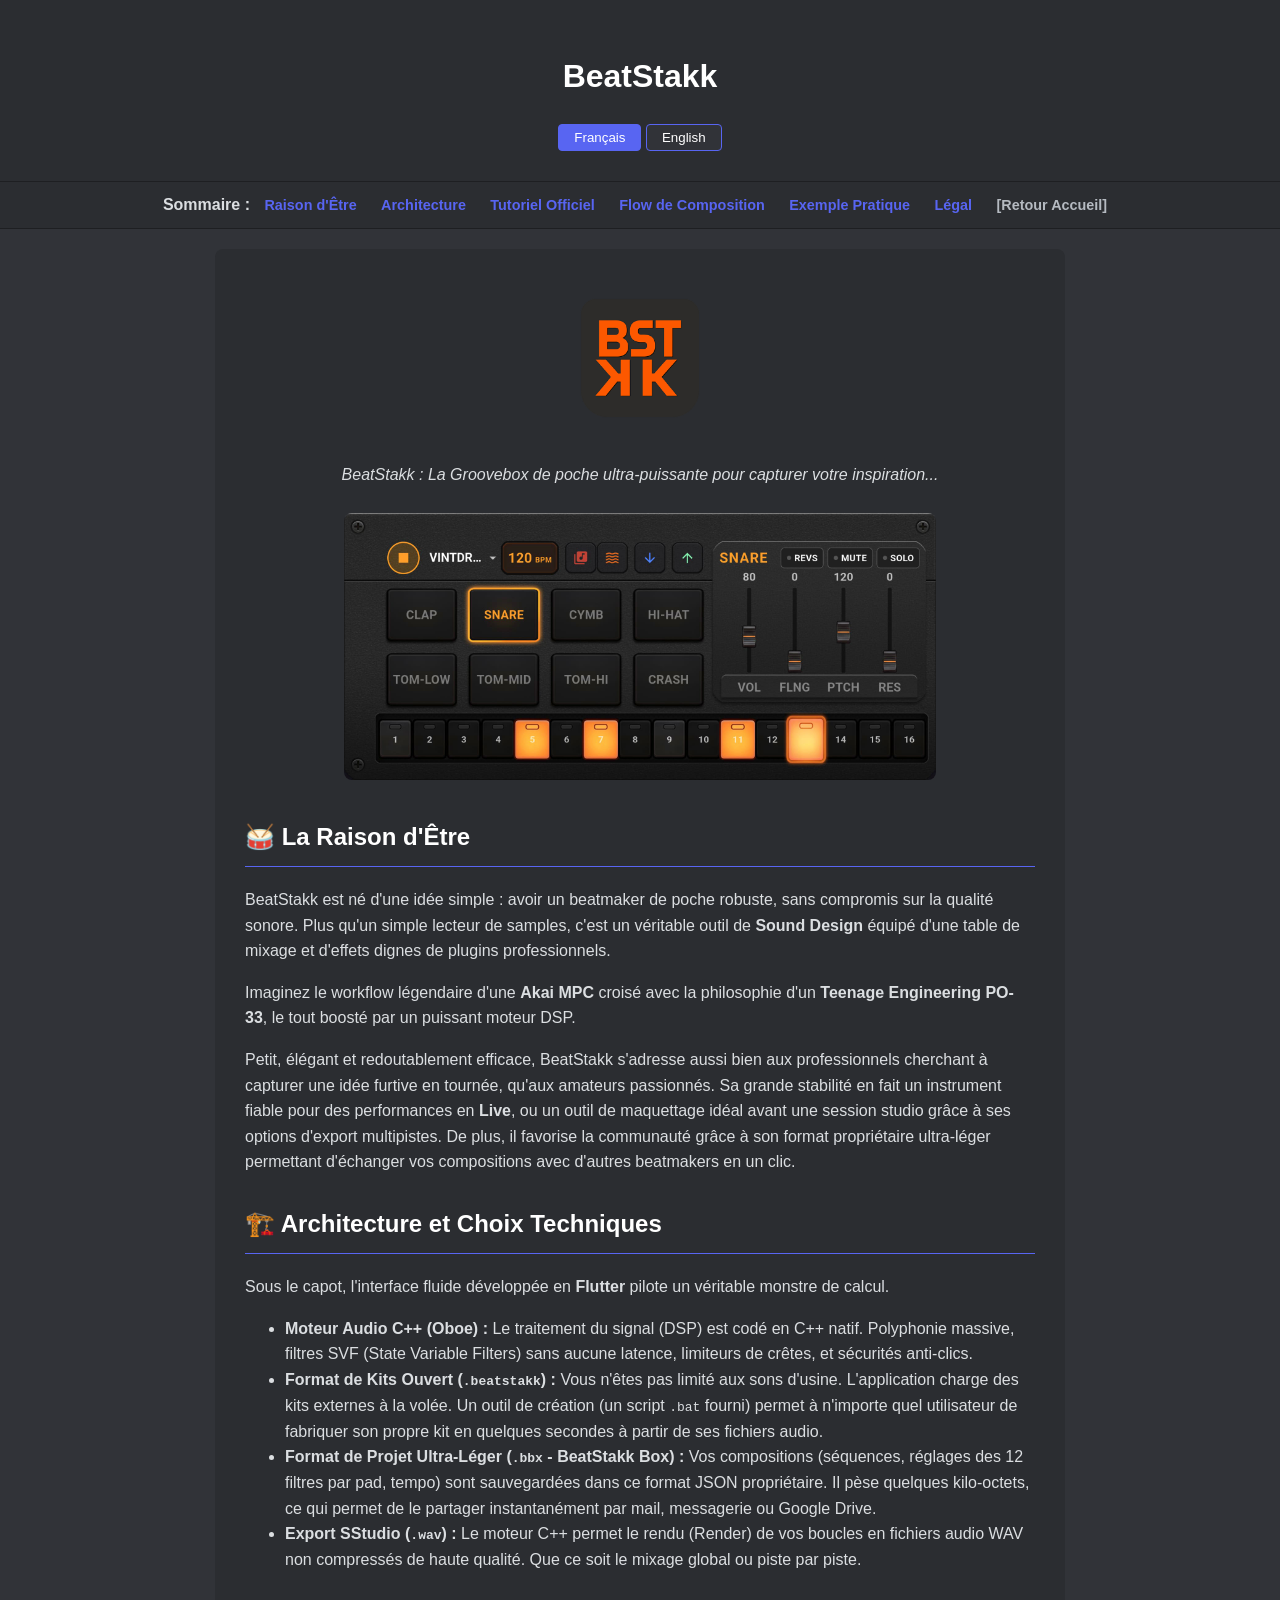
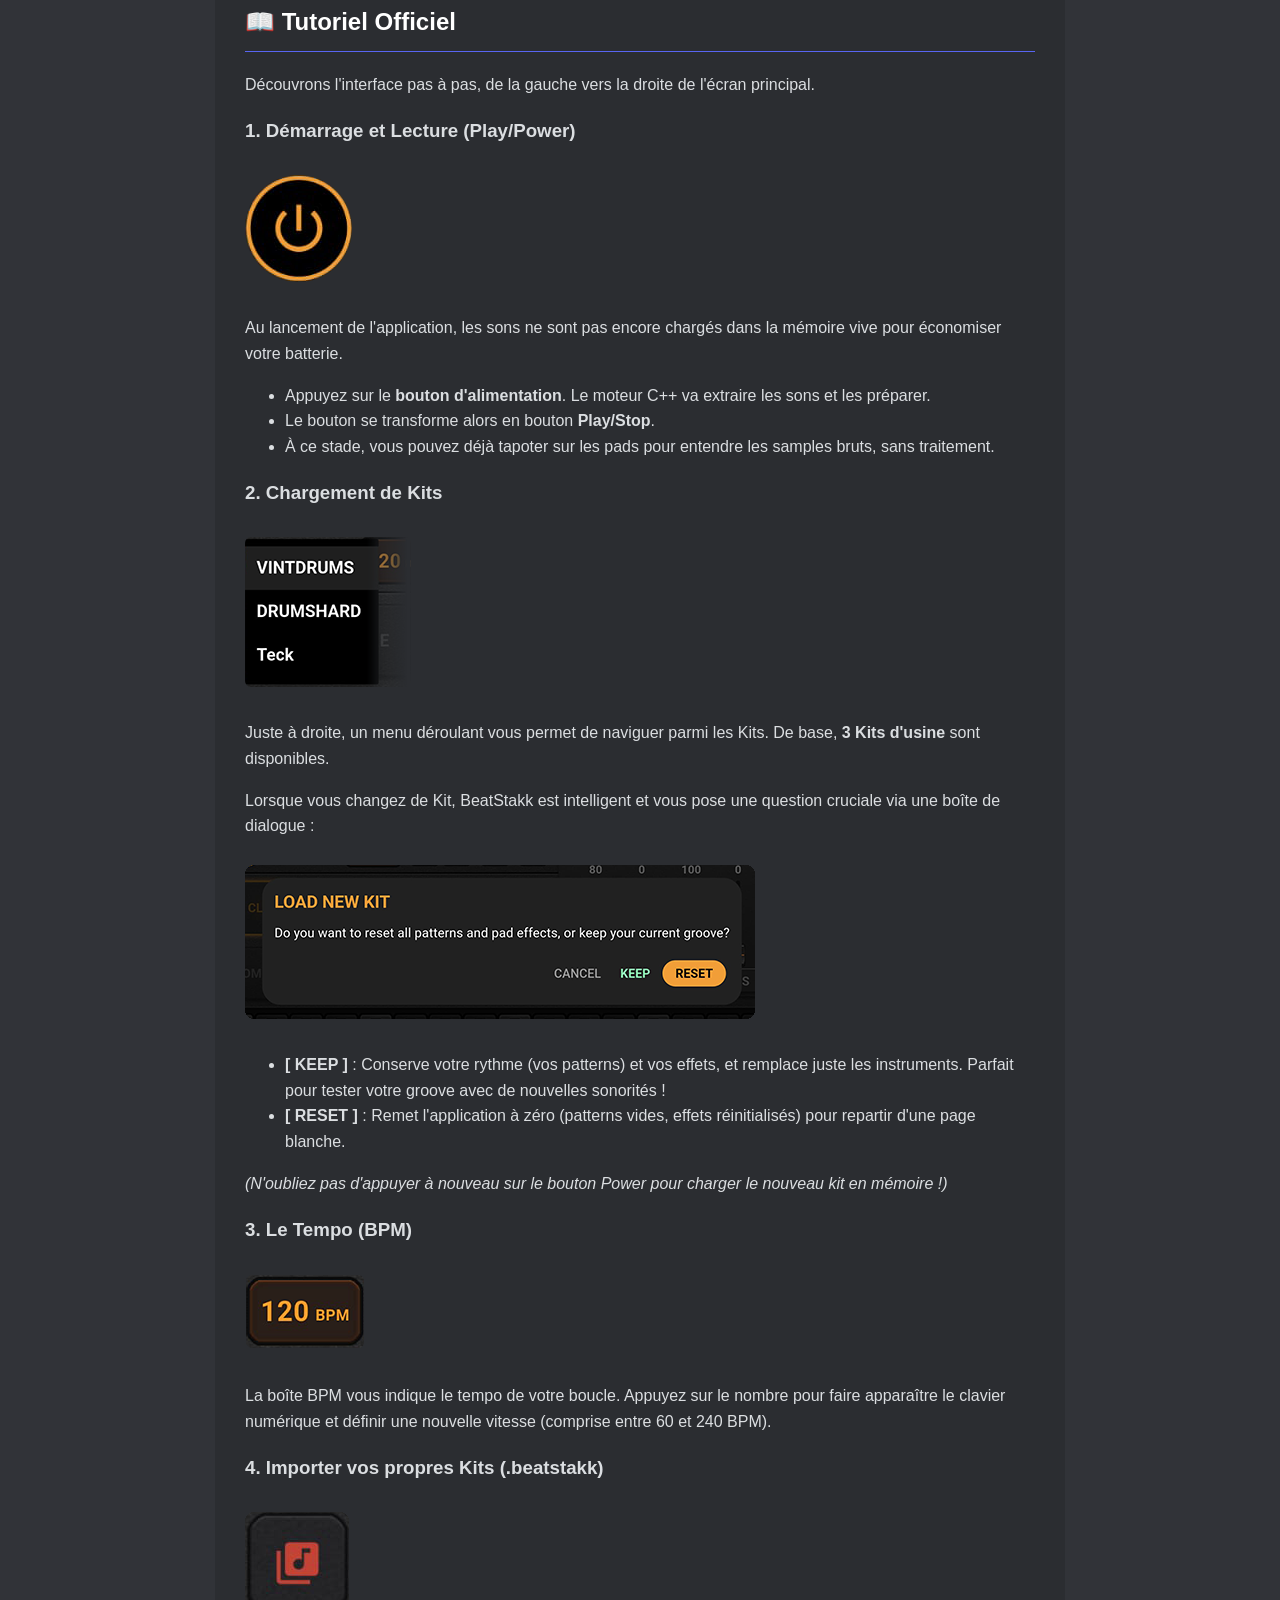
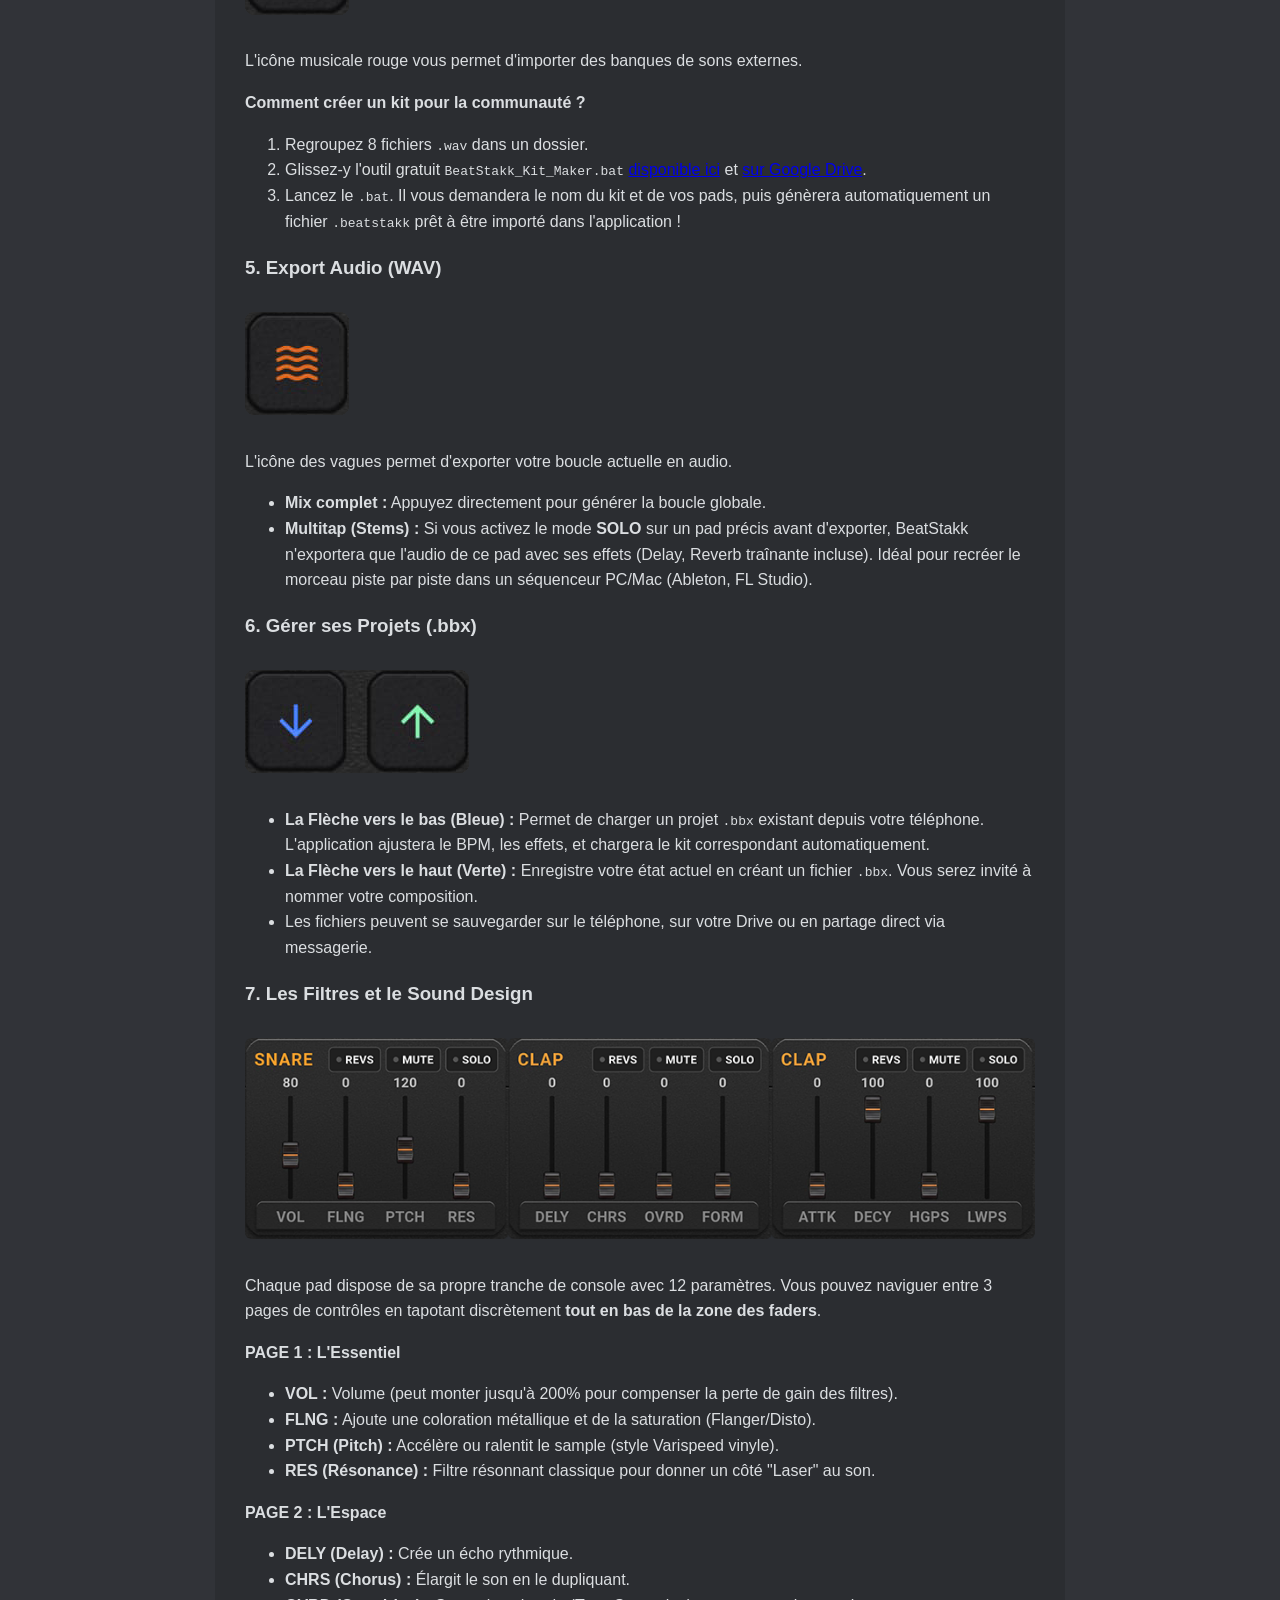
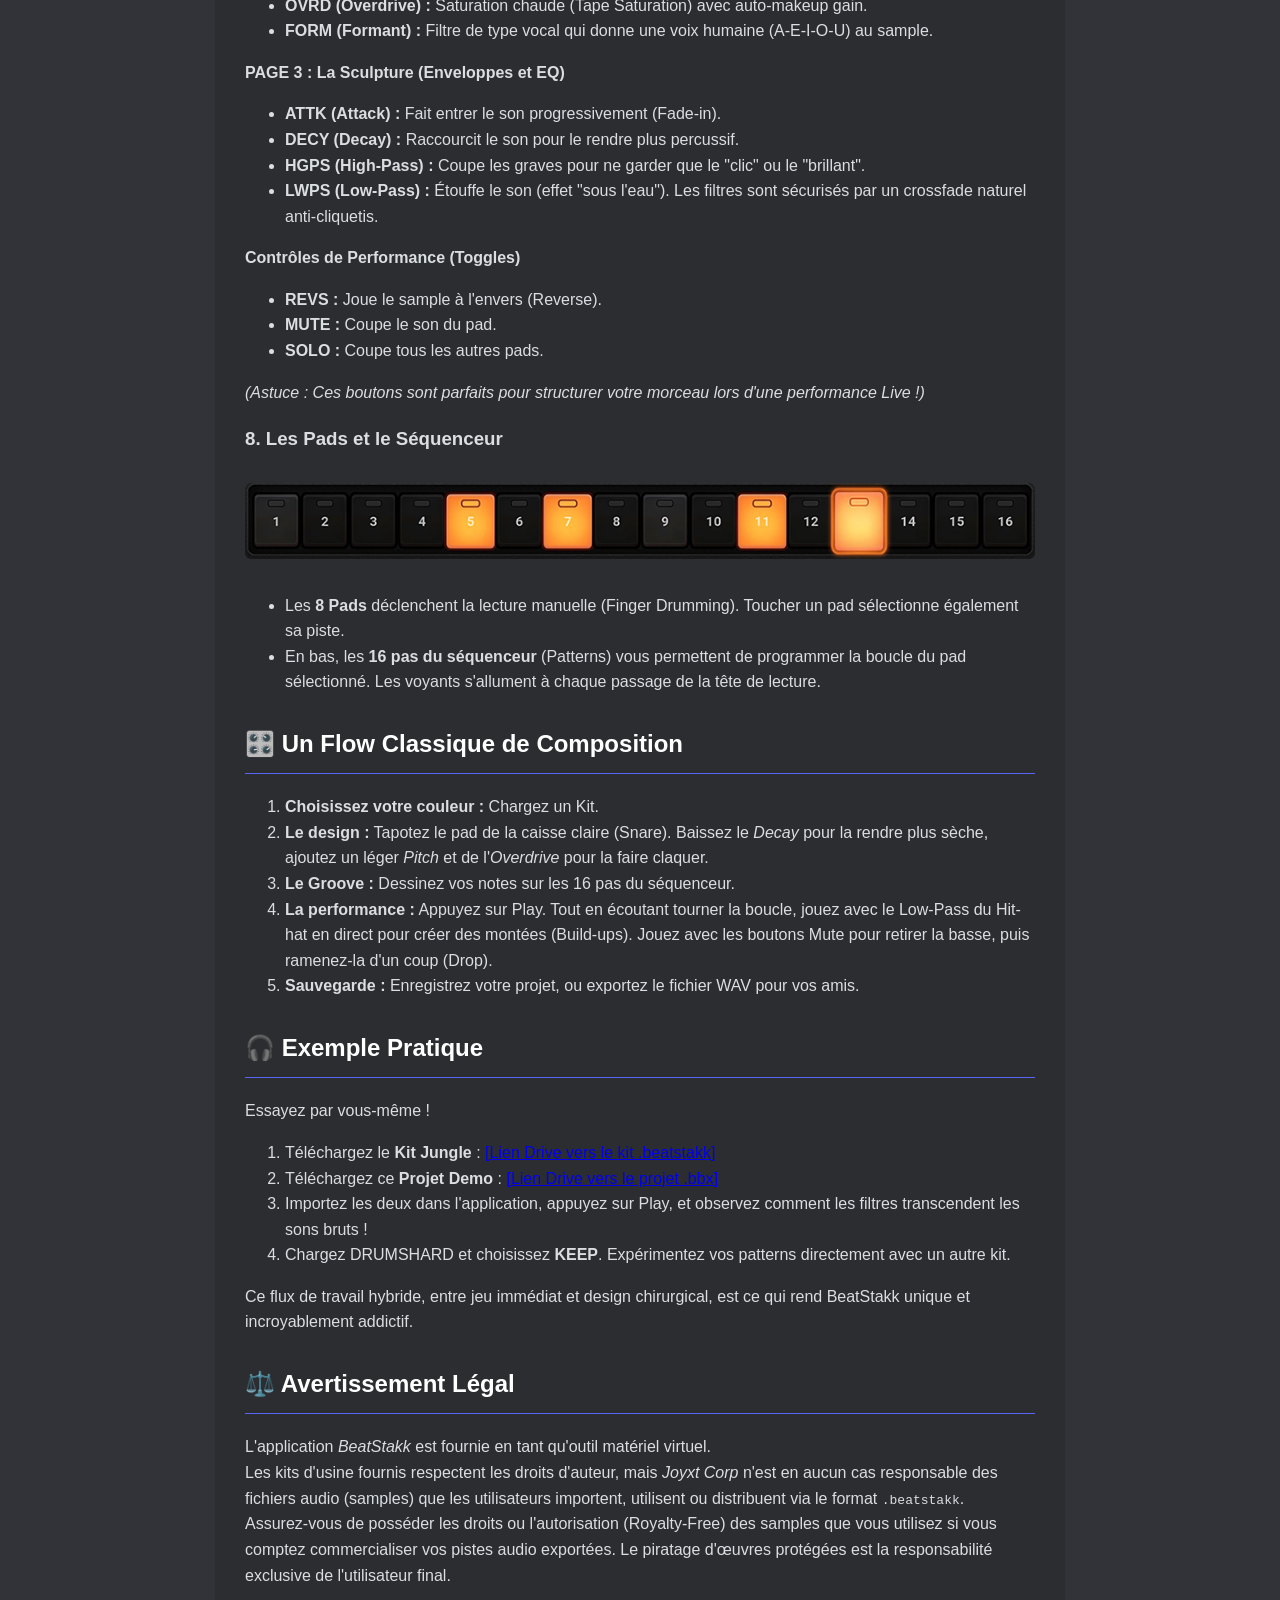
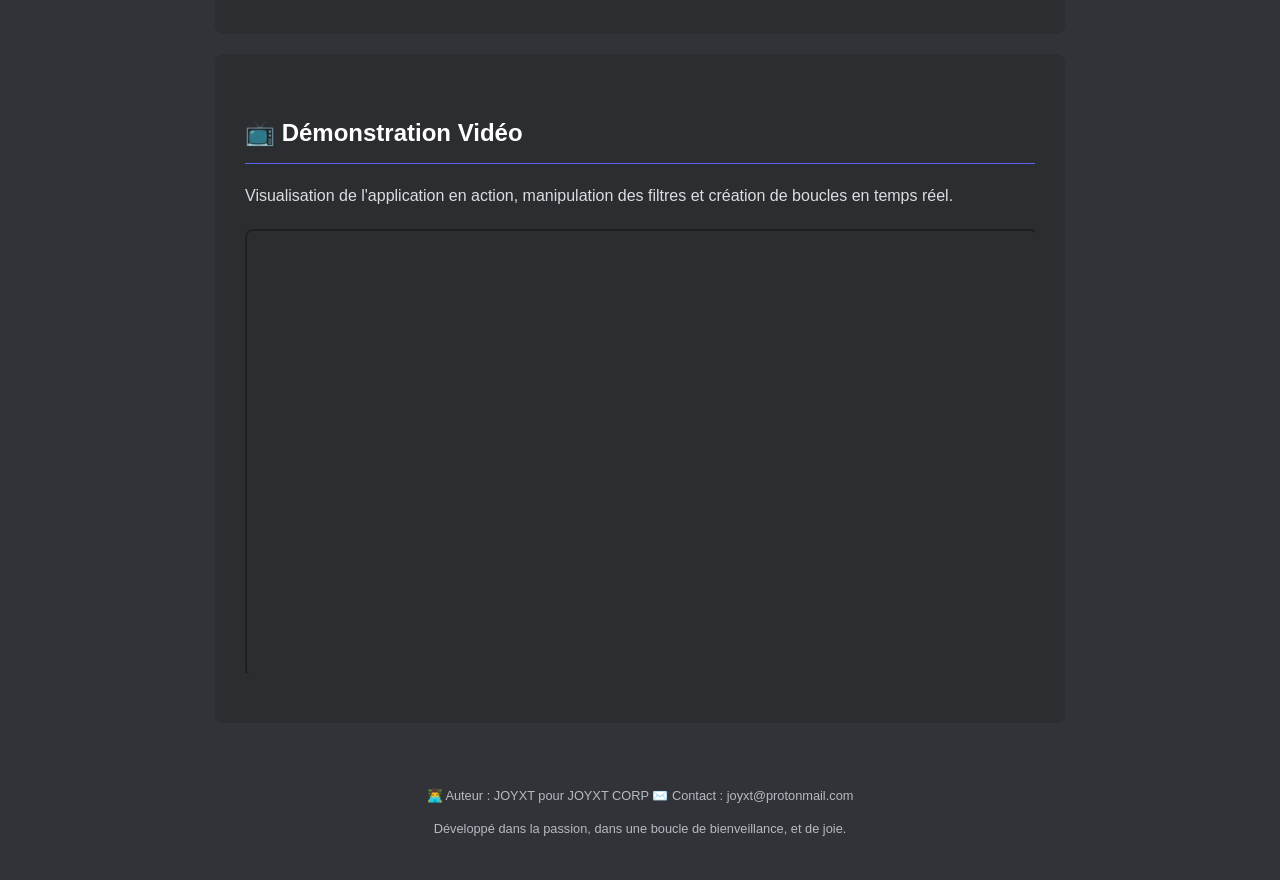
<file: Beatstakk_FR.html>
<!DOCTYPE html>
<html lang="fr">
<head>
    <meta charset="UTF-8">
    <meta name="viewport" content="width=device-width, initial-scale=1.0">
    <title>BeatStakk - FR</title>
    <link rel="stylesheet" href="style.css">
</head>
<body>
<header>
    <h1>BeatStakk</h1>
    <div class="lang-switcher">
        <button class="active">Français</button>
        <button onclick="window.location.href='beatstakk_en.html'">English</button>
    </div>
</header>

<nav class="toc">
    <strong>Sommaire :</strong>
    <a href="#raison">Raison d'Être</a>
    <a href="#architecture">Architecture</a>
    <a href="#tutoriel">Tutoriel Officiel</a>
    <a href="#flow">Flow de Composition</a>
    <a href="#exemple">Exemple Pratique</a>
    <a href="#legal">Légal</a>
    <a href="index.html" style="color:var(--text-muted)">[Retour Accueil]</a>
</nav>

<main>
    <div class="card">
        <div style="text-align: center; margin-bottom: 20px;">
            <img src="img/BeatStakk_Playstore_Logo.png" alt="BeatStakk Logo" style="width: 20%; display: block; margin: 0 auto;">
            <br>
            <em>BeatStakk : La Groovebox de poche ultra-puissante pour capturer votre inspiration...</em>
            <br><br>
            <img src="img/BeatStakk_ScreenShot.jpeg" alt="BeatStakk Interface" style="width: 75%; border-radius: 8px;">
        </div>

        <h2 id="raison">🥁 La Raison d'Être</h2>
        <p>BeatStakk est né d'une idée simple : avoir un beatmaker de poche robuste, sans compromis sur la qualité sonore. Plus qu'un simple lecteur de samples, c'est un véritable outil de <strong>Sound Design</strong> équipé d'une table de mixage et d'effets dignes de plugins professionnels.</p>
        <p>Imaginez le workflow légendaire d'une <strong>Akai MPC</strong> croisé avec la philosophie d'un <strong>Teenage Engineering PO-33</strong>, le tout boosté par un puissant moteur DSP.</p>
        <p>Petit, élégant et redoutablement efficace, BeatStakk s'adresse aussi bien aux professionnels cherchant à capturer une idée furtive en tournée, qu'aux amateurs passionnés. Sa grande stabilité en fait un instrument fiable pour des performances en <strong>Live</strong>, ou un outil de maquettage idéal avant une session studio grâce à ses options d'export multipistes. De plus, il favorise la communauté grâce à son format propriétaire ultra-léger permettant d'échanger vos compositions avec d'autres beatmakers en un clic.</p>

        <h2 id="architecture">🏗️ Architecture et Choix Techniques</h2>
        <p>Sous le capot, l'interface fluide développée en <strong>Flutter</strong> pilote un véritable monstre de calcul.</p>
        <ul>
            <li><strong>Moteur Audio C++ (Oboe) :</strong> Le traitement du signal (DSP) est codé en C++ natif. Polyphonie massive, filtres SVF (State Variable Filters) sans aucune latence, limiteurs de crêtes, et sécurités anti-clics.</li>
            <li><strong>Format de Kits Ouvert (<code>.beatstakk</code>) :</strong> Vous n'êtes pas limité aux sons d'usine. L'application charge des kits externes à la volée. Un outil de création (un script <code>.bat</code> fourni) permet à n'importe quel utilisateur de fabriquer son propre kit en quelques secondes à partir de ses fichiers audio.</li>
            <li><strong>Format de Projet Ultra-Léger (<code>.bbx</code> - BeatStakk Box) :</strong> Vos compositions (séquences, réglages des 12 filtres par pad, tempo) sont sauvegardées dans ce format JSON propriétaire. Il pèse quelques kilo-octets, ce qui permet de le partager instantanément par mail, messagerie ou Google Drive.</li>
            <li><strong>Export SStudio (<code>.wav</code>) :</strong> Le moteur C++ permet le rendu (Render) de vos boucles en fichiers audio WAV non compressés de haute qualité. Que ce soit le mixage global ou piste par piste.</li>
        </ul>

        <h2 id="tutoriel">📖 Tutoriel Officiel</h2>
        <p>Découvrons l'interface pas à pas, de la gauche vers la droite de l'écran principal.</p>

        <h3>1. Démarrage et Lecture (Play/Power)</h3>
        <img src="img/UI_Power.png" alt="BeatStakk Power" style="max-width: 100%; border-radius: 6px; margin: 10px 0;">
        <p>Au lancement de l'application, les sons ne sont pas encore chargés dans la mémoire vive pour économiser votre batterie.</p>
        <ul>
            <li>Appuyez sur le <strong>bouton d'alimentation</strong>. Le moteur C++ va extraire les sons et les préparer.</li>
            <li>Le bouton se transforme alors en bouton <strong>Play/Stop</strong>.</li>
            <li>À ce stade, vous pouvez déjà tapoter sur les pads pour entendre les samples bruts, sans traitement.</li>
        </ul>

        <h3>2. Chargement de Kits</h3>
        <img src="img/Ui_Kit.png" alt="Menu des Kits" style="max-width: 100%; border-radius: 6px; margin: 10px 0;">
        <p>Juste à droite, un menu déroulant vous permet de naviguer parmi les Kits. De base, <strong>3 Kits d'usine</strong> sont disponibles.</p>
        <p>Lorsque vous changez de Kit, BeatStakk est intelligent et vous pose une question cruciale via une boîte de dialogue :</p>
        <img src="img/Ui_Questions.png" alt="Message Changement Kit" style="max-width: 100%; border-radius: 6px; margin: 10px 0;">
        <ul>
            <li><strong>[ KEEP ]</strong> : Conserve votre rythme (vos patterns) et vos effets, et remplace juste les instruments. Parfait pour tester votre groove avec de nouvelles sonorités !</li>
            <li><strong>[ RESET ]</strong> : Remet l'application à zéro (patterns vides, effets réinitialisés) pour repartir d'une page blanche.</li>
        </ul>
        <p><em>(N'oubliez pas d'appuyer à nouveau sur le bouton Power pour charger le nouveau kit en mémoire !)</em></p>

        <h3>3. Le Tempo (BPM)</h3>
        <img src="img/Ui_BPM.png" alt="Bouton BPM" style="max-width: 100%; border-radius: 6px; margin: 10px 0;">
        <p>La boîte BPM vous indique le tempo de votre boucle. Appuyez sur le nombre pour faire apparaître le clavier numérique et définir une nouvelle vitesse (comprise entre 60 et 240 BPM).</p>

        <h3>4. Importer vos propres Kits (.beatstakk)</h3>
        <img src="img/Ui_ADDKIT.png" alt="Bouton Import Kit" style="max-width: 100%; border-radius: 6px; margin: 10px 0;">
        <p>L'icône musicale rouge vous permet d'importer des banques de sons externes.</p>
        <p><strong>Comment créer un kit pour la communauté ?</strong></p>
        <ol>
            <li>Regroupez 8 fichiers <code>.wav</code> dans un dossier.</li>
            <li>Glissez-y l'outil gratuit <code>BeatStakk_Kit_Maker.bat</code> <a href="tool/BeatStakk_Kit_Maker.zip">disponible ici</a> et <a href="https://drive.google.com/file/d/1hg0mNo_TkWM26WSYjPLIEQE8mhA7salg/view?usp=sharing" target="_blank">sur Google Drive</a>.</li>
            <li>Lancez le <code>.bat</code>. Il vous demandera le nom du kit et de vos pads, puis génèrera automatiquement un fichier <code>.beatstakk</code> prêt à être importé dans l'application !</li>
        </ol>

        <h3>5. Export Audio (WAV)</h3>
        <img src="img/Ui_ExpWAVE.png" alt="Bouton Export WAV" style="max-width: 100%; border-radius: 6px; margin: 10px 0;">
        <p>L'icône des vagues permet d'exporter votre boucle actuelle en audio.</p>
        <ul>
            <li><strong>Mix complet :</strong> Appuyez directement pour générer la boucle globale.</li>
            <li><strong>Multitap (Stems) :</strong> Si vous activez le mode <strong>SOLO</strong> sur un pad précis avant d'exporter, BeatStakk n'exportera que l'audio de ce pad avec ses effets (Delay, Reverb traînante incluse). Idéal pour recréer le morceau piste par piste dans un séquenceur PC/Mac (Ableton, FL Studio).</li>
        </ul>

        <h3>6. Gérer ses Projets (.bbx)</h3>
        <img src="img/Ui_IMP_EXP.png" alt="Bouton Import/Export Compo" style="max-width: 100%; border-radius: 6px; margin: 10px 0;">
        <ul>
            <li><strong>La Flèche vers le bas (Bleue) :</strong> Permet de charger un projet <code>.bbx</code> existant depuis votre téléphone. L'application ajustera le BPM, les effets, et chargera le kit correspondant automatiquement.</li>
            <li><strong>La Flèche vers le haut (Verte) :</strong> Enregistre votre état actuel en créant un fichier <code>.bbx</code>. Vous serez invité à nommer votre composition.</li>
            <li>Les fichiers peuvent se sauvegarder sur le téléphone, sur votre Drive ou en partage direct via messagerie.</li>
        </ul>

        <h3>7. Les Filtres et le Sound Design</h3>
        <img src="img/Ui_Effects.png" alt="Zone des Filtres" style="max-width: 100%; border-radius: 6px; margin: 10px 0;">
        <p>Chaque pad dispose de sa propre tranche de console avec 12 paramètres. Vous pouvez naviguer entre 3 pages de contrôles en tapotant discrètement <strong>tout en bas de la zone des faders</strong>.</p>
        
        <p><strong>PAGE 1 : L'Essentiel</strong></p>
        <ul>
            <li><strong>VOL :</strong> Volume (peut monter jusqu'à 200% pour compenser la perte de gain des filtres).</li>
            <li><strong>FLNG :</strong> Ajoute une coloration métallique et de la saturation (Flanger/Disto).</li>
            <li><strong>PTCH (Pitch) :</strong> Accélère ou ralentit le sample (style Varispeed vinyle).</li>
            <li><strong>RES (Résonance) :</strong> Filtre résonnant classique pour donner un côté "Laser" au son.</li>
        </ul>

        <p><strong>PAGE 2 : L'Espace</strong></p>
        <ul>
            <li><strong>DELY (Delay) :</strong> Crée un écho rythmique.</li>
            <li><strong>CHRS (Chorus) :</strong> Élargit le son en le dupliquant.</li>
            <li><strong>OVRD (Overdrive) :</strong> Saturation chaude (Tape Saturation) avec auto-makeup gain.</li>
            <li><strong>FORM (Formant) :</strong> Filtre de type vocal qui donne une voix humaine (A-E-I-O-U) au sample.</li>
        </ul>

        <p><strong>PAGE 3 : La Sculpture (Enveloppes et EQ)</strong></p>
        <ul>
            <li><strong>ATTK (Attack) :</strong> Fait entrer le son progressivement (Fade-in).</li>
            <li><strong>DECY (Decay) :</strong> Raccourcit le son pour le rendre plus percussif.</li>
            <li><strong>HGPS (High-Pass) :</strong> Coupe les graves pour ne garder que le "clic" ou le "brillant".</li>
            <li><strong>LWPS (Low-Pass) :</strong> Étouffe le son (effet "sous l'eau"). Les filtres sont sécurisés par un crossfade naturel anti-cliquetis.</li>
        </ul>

        <p><strong>Contrôles de Performance (Toggles)</strong></p>
        <ul>
            <li><strong>REVS :</strong> Joue le sample à l'envers (Reverse).</li>
            <li><strong>MUTE :</strong> Coupe le son du pad.</li>
            <li><strong>SOLO :</strong> Coupe tous les autres pads.</li>
        </ul>
        <p><em>(Astuce : Ces boutons sont parfaits pour structurer votre morceau lors d'une performance Live !)</em></p>

        <h3>8. Les Pads et le Séquenceur</h3>
        <img src="img/Ui_Patterns.png" alt="Séquenceur" style="max-width: 100%; border-radius: 6px; margin: 10px 0;">
        <ul>
            <li>Les <strong>8 Pads</strong> déclenchent la lecture manuelle (Finger Drumming). Toucher un pad sélectionne également sa piste.</li>
            <li>En bas, les <strong>16 pas du séquenceur</strong> (Patterns) vous permettent de programmer la boucle du pad sélectionné. Les voyants s'allument à chaque passage de la tête de lecture.</li>
        </ul>

        <h2 id="flow">🎛️ Un Flow Classique de Composition</h2>
        <ol>
            <li><strong>Choisissez votre couleur :</strong> Chargez un Kit.</li>
            <li><strong>Le design :</strong> Tapotez le pad de la caisse claire (Snare). Baissez le <em>Decay</em> pour la rendre plus sèche, ajoutez un léger <em>Pitch</em> et de l'<em>Overdrive</em> pour la faire claquer.</li>
            <li><strong>Le Groove :</strong> Dessinez vos notes sur les 16 pas du séquenceur.</li>
            <li><strong>La performance :</strong> Appuyez sur Play. Tout en écoutant tourner la boucle, jouez avec le Low-Pass du Hit-hat en direct pour créer des montées (Build-ups). Jouez avec les boutons Mute pour retirer la basse, puis ramenez-la d'un coup (Drop).</li>
            <li><strong>Sauvegarde :</strong> Enregistrez votre projet, ou exportez le fichier WAV pour vos amis.</li>
        </ol>

        <h2 id="exemple">🎧 Exemple Pratique</h2>
        <p>Essayez par vous-même !</p>
        <ol>
            <li>Téléchargez le <strong>Kit Jungle</strong> : <a href="https://drive.google.com/file/d/19Ub7Polo5InMxgsC59vypetd4v2DM2sg/view?usp=sharing" target="_blank">[Lien Drive vers le kit .beatstakk]</a></li>
            <li>Téléchargez ce <strong>Projet Demo</strong> : <a href="https://drive.google.com/file/d/1XebCgmjNtknM7NteTGm-o6sNWkcVsdc2/view?usp=sharing" target="_blank">[Lien Drive vers le projet .bbx]</a></li>
            <li>Importez les deux dans l'application, appuyez sur Play, et observez comment les filtres transcendent les sons bruts !</li>
            <li>Chargez DRUMSHARD et choisissez <strong>KEEP</strong>. Expérimentez vos patterns directement avec un autre kit.</li>
        </ol>
        <p>Ce flux de travail hybride, entre jeu immédiat et design chirurgical, est ce qui rend BeatStakk unique et incroyablement addictif.</p>

        <h2 id="legal">⚖️ Avertissement Légal</h2>
        <p>L'application <em>BeatStakk</em> est fournie en tant qu'outil matériel virtuel.<br>
        Les kits d'usine fournis respectent les droits d'auteur, mais <em>Joyxt Corp</em> n'est en aucun cas responsable des fichiers audio (samples) que les utilisateurs importent, utilisent ou distribuent via le format <code>.beatstakk</code>.<br>
        Assurez-vous de posséder les droits ou l'autorisation (Royalty-Free) des samples que vous utilisez si vous comptez commercialiser vos pistes audio exportées. Le piratage d'œuvres protégées est la responsabilité exclusive de l'utilisateur final.</p>
    </div>
</main>

<main>
    <section class="card">
        <h2>📺 Démonstration Vidéo</h2>
        <p>Visualisation de l'application en action, manipulation des filtres et création de boucles en temps réel.</p>
        
        <div class="video-container">
            <iframe 
                src="https://www.youtube.com/embed/JH3pPkcDwM8" 
                frameborder="0" 
                allow="accelerometer; autoplay; clipboard-write; encrypted-media; gyroscope; picture-in-picture; web-share" 
                referrerpolicy="strict-origin-when-cross-origin"
                allowfullscreen>
            </iframe>
        </div>
    </section>
</main>

<footer>
    <p>👨‍💻 Auteur : JOYXT pour JOYXT CORP ✉️ Contact : joyxt@protonmail.com</p>
    <p>Développé dans la passion, dans une boucle de bienveillance, et de joie.</p>
</footer>
</body>
</html>
</file>
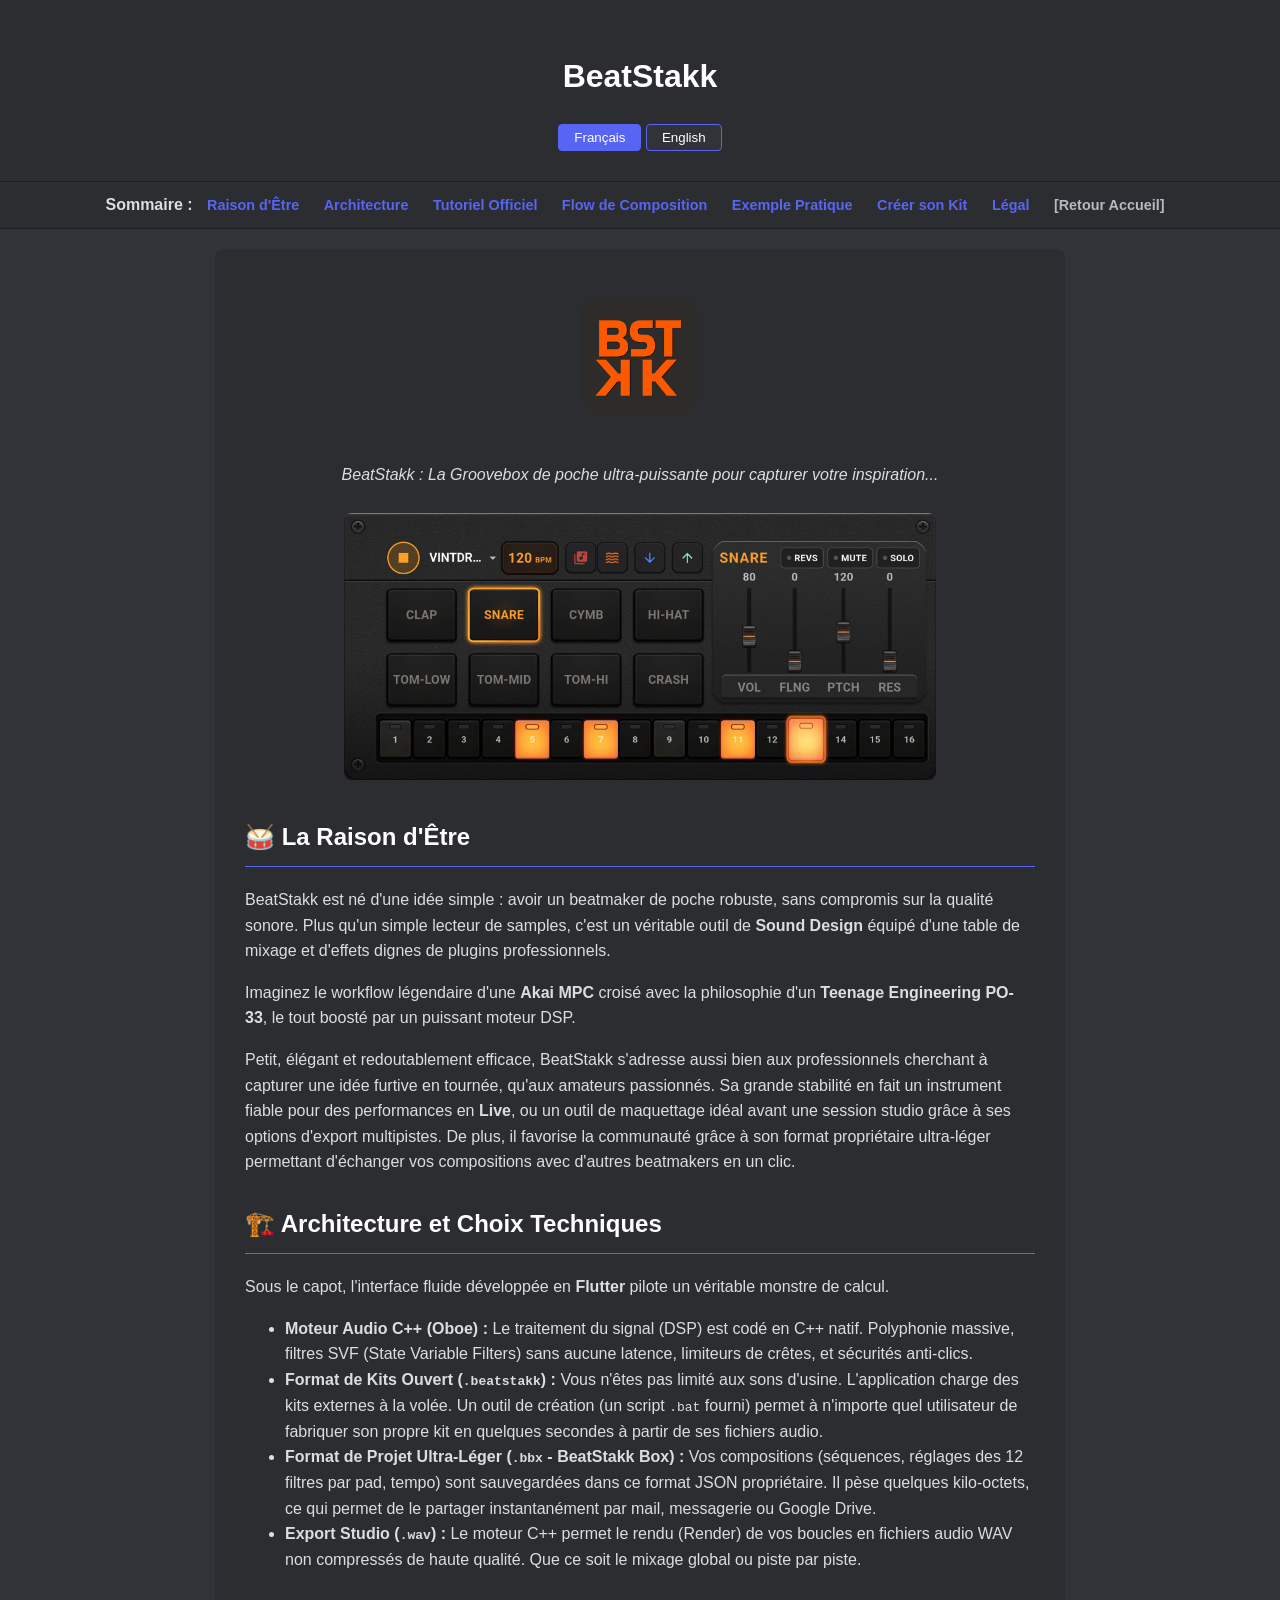
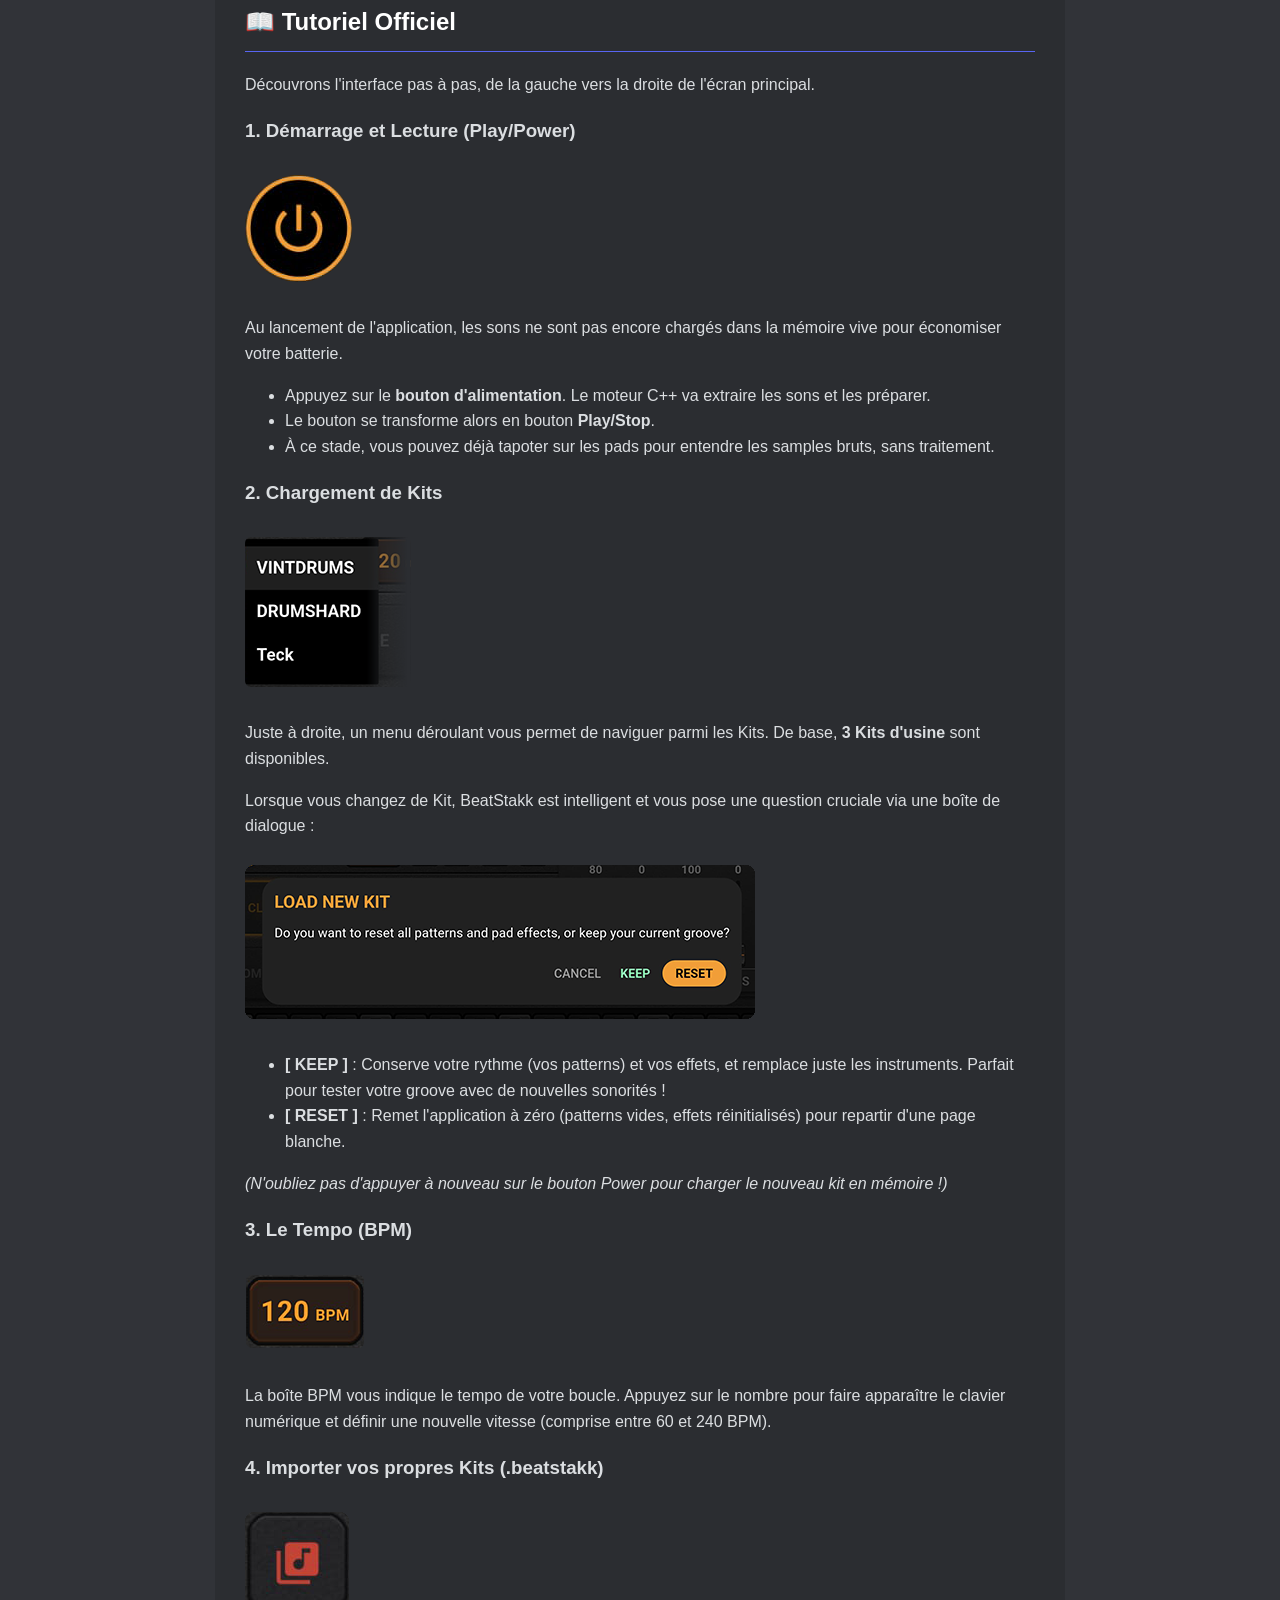
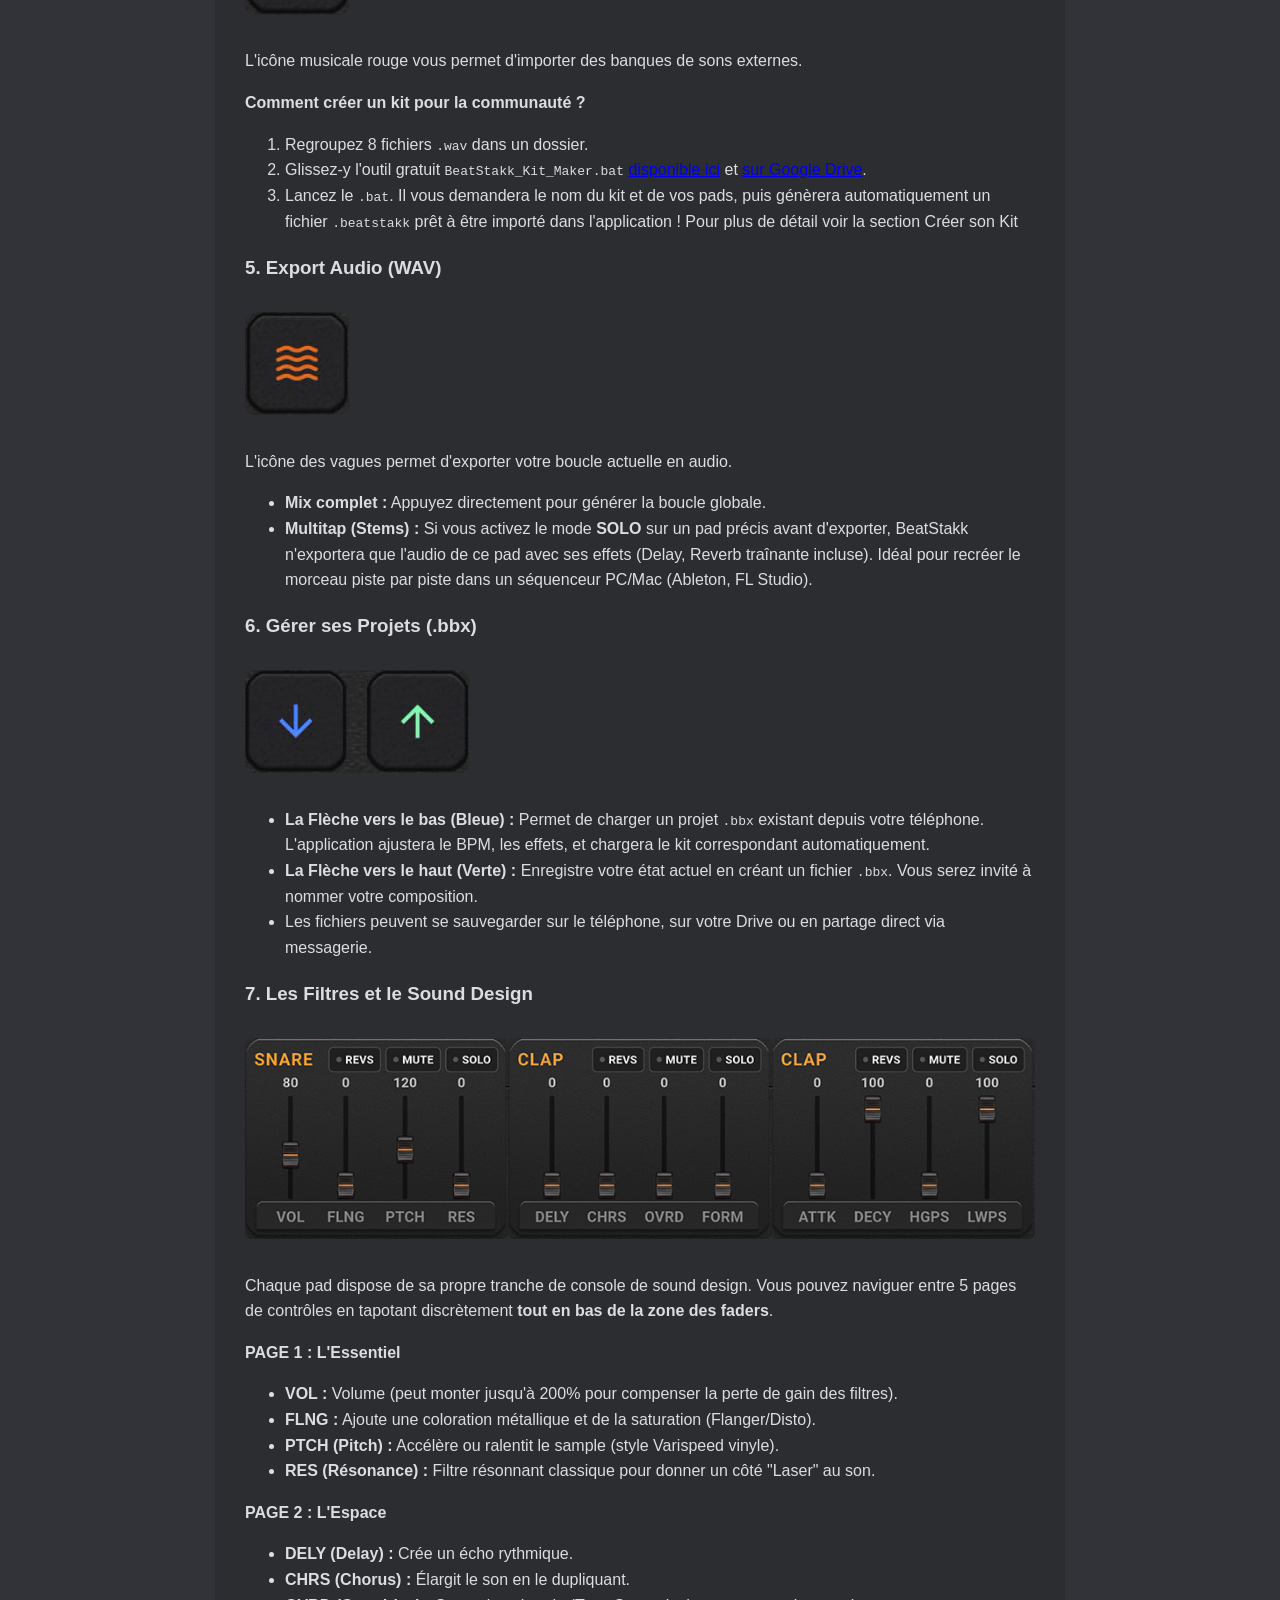
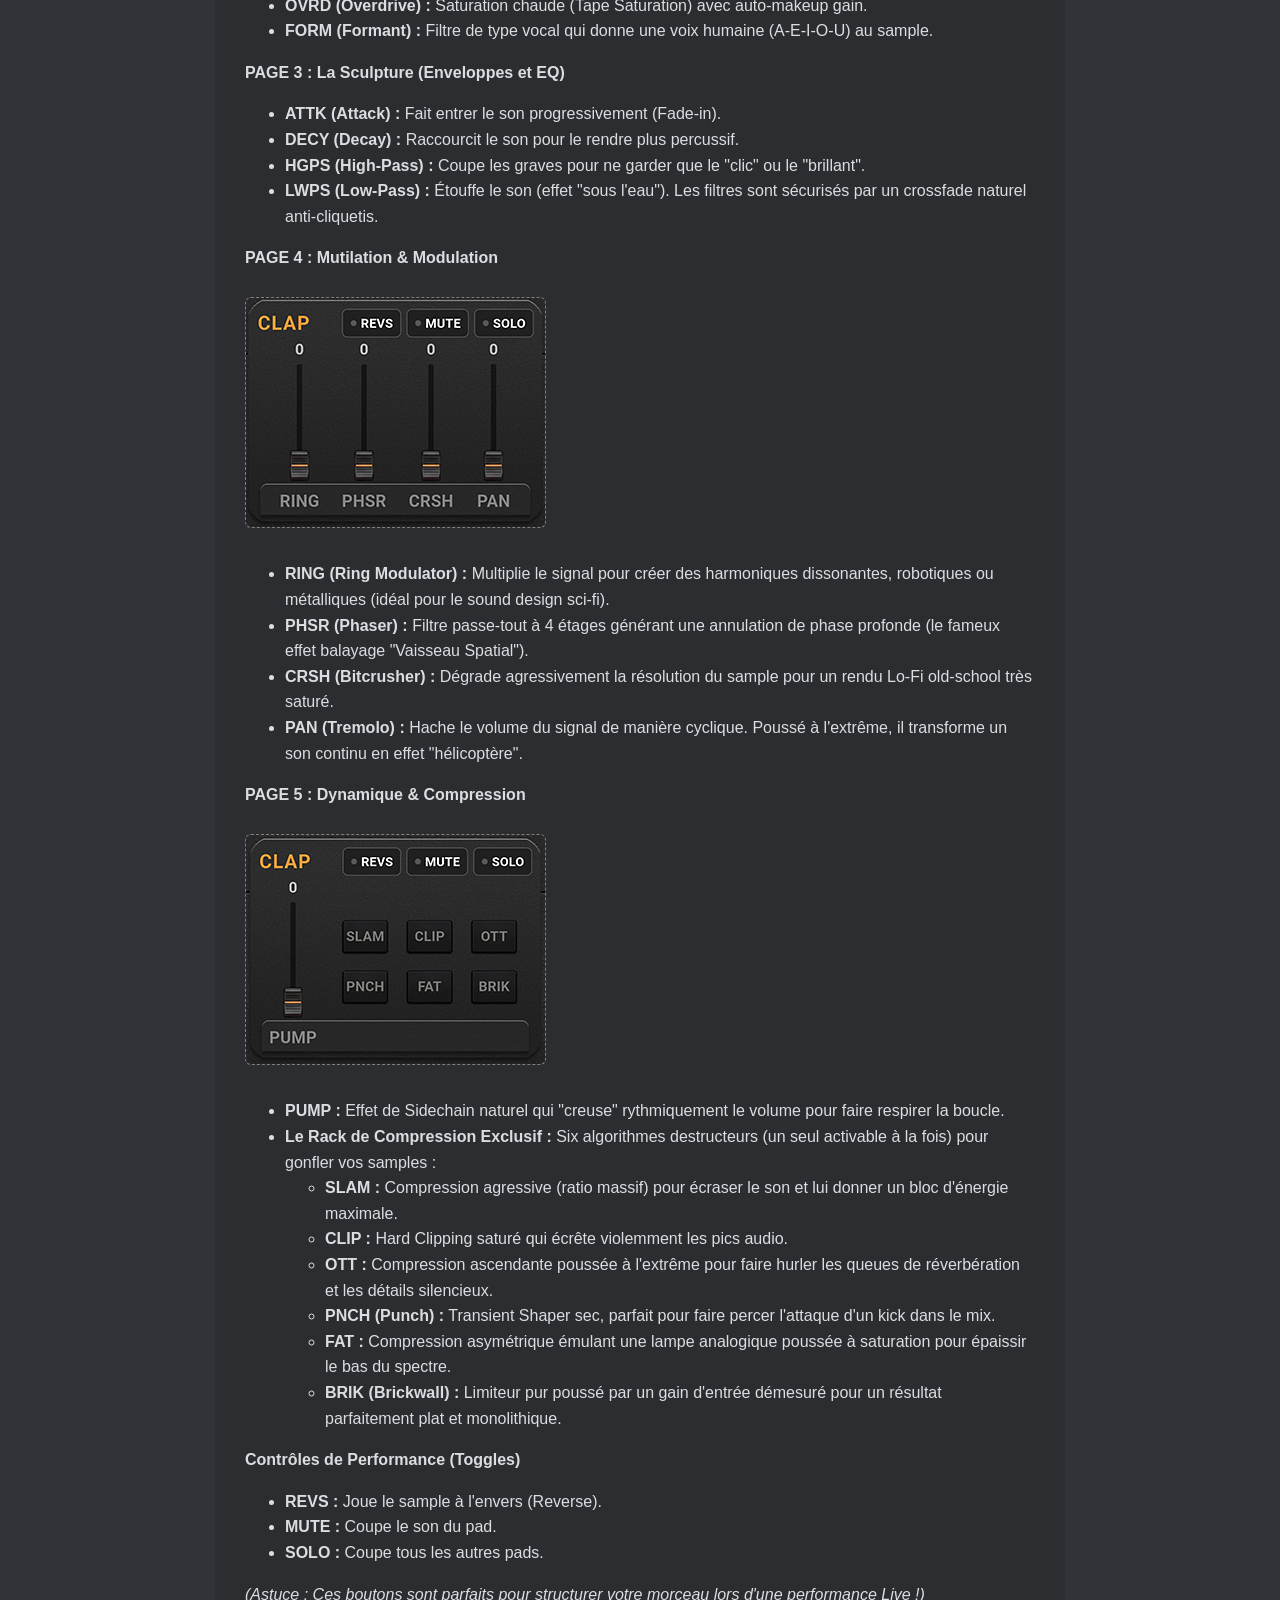
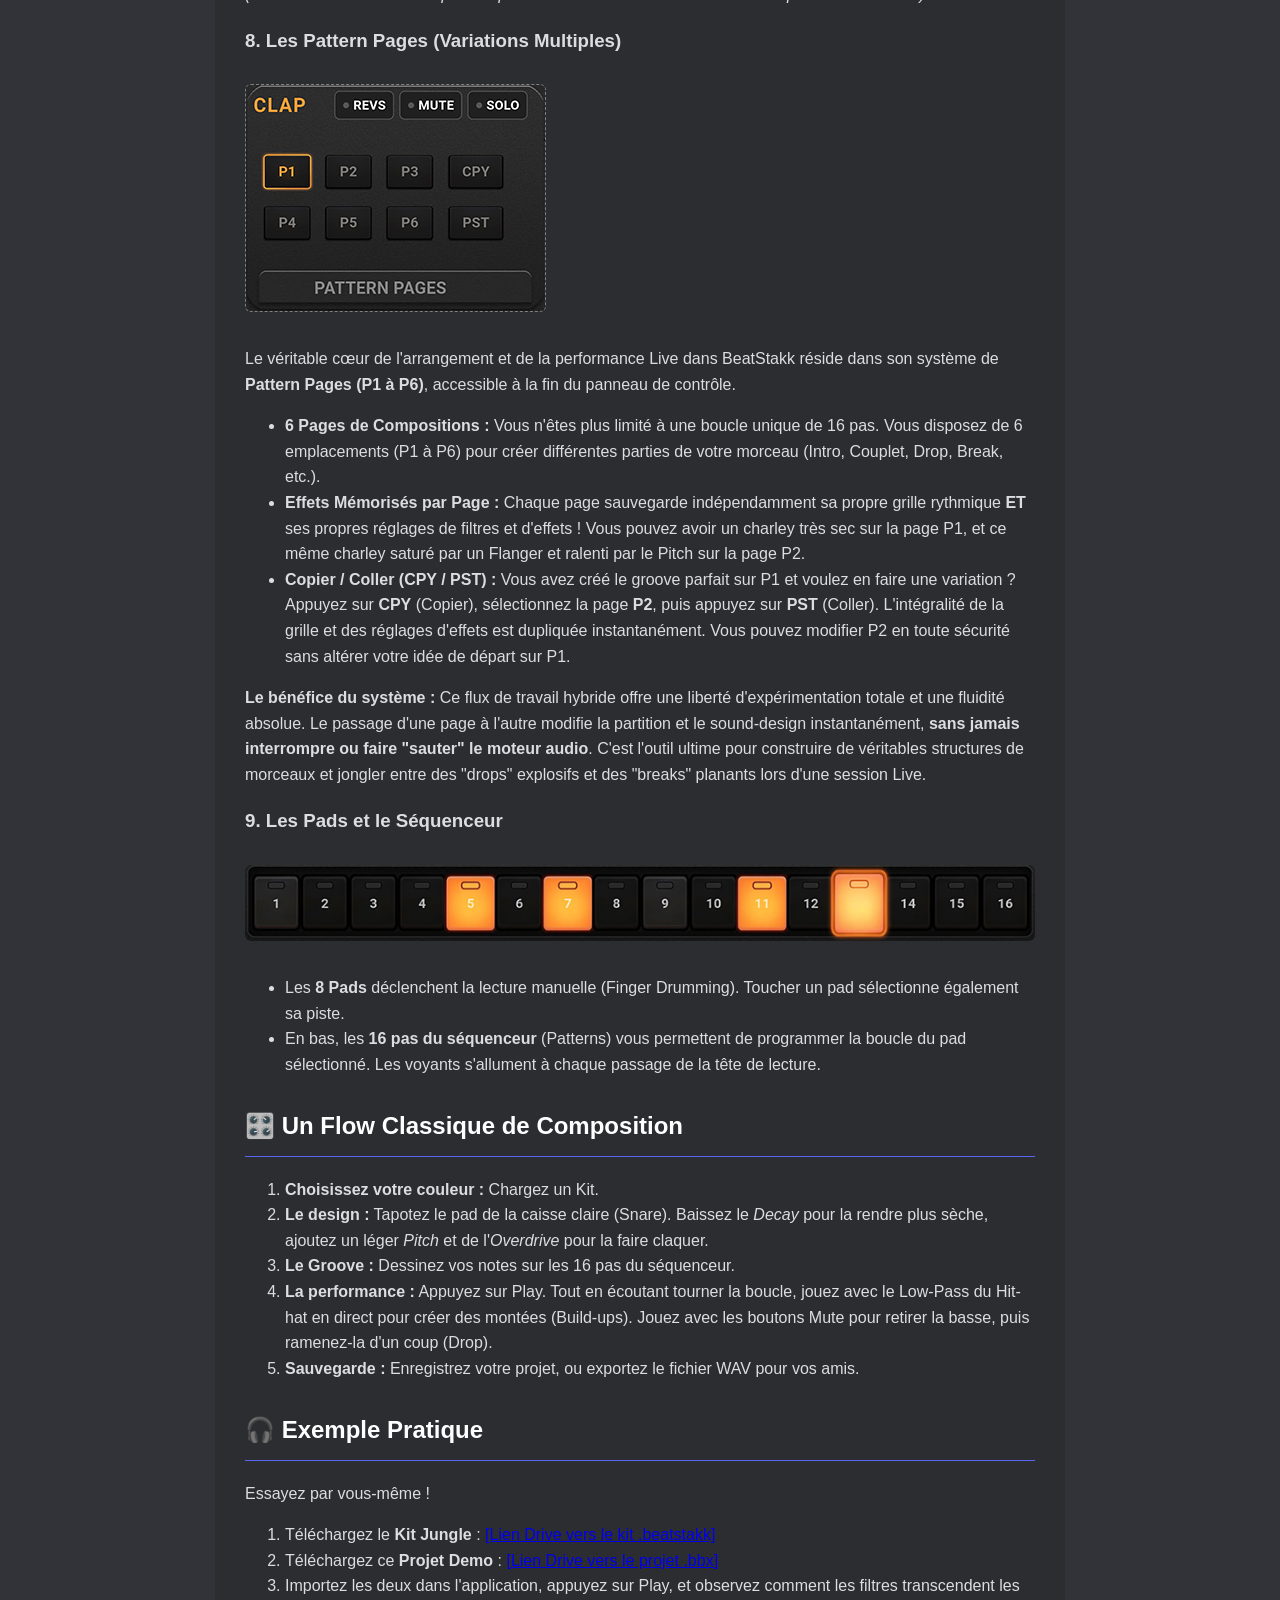
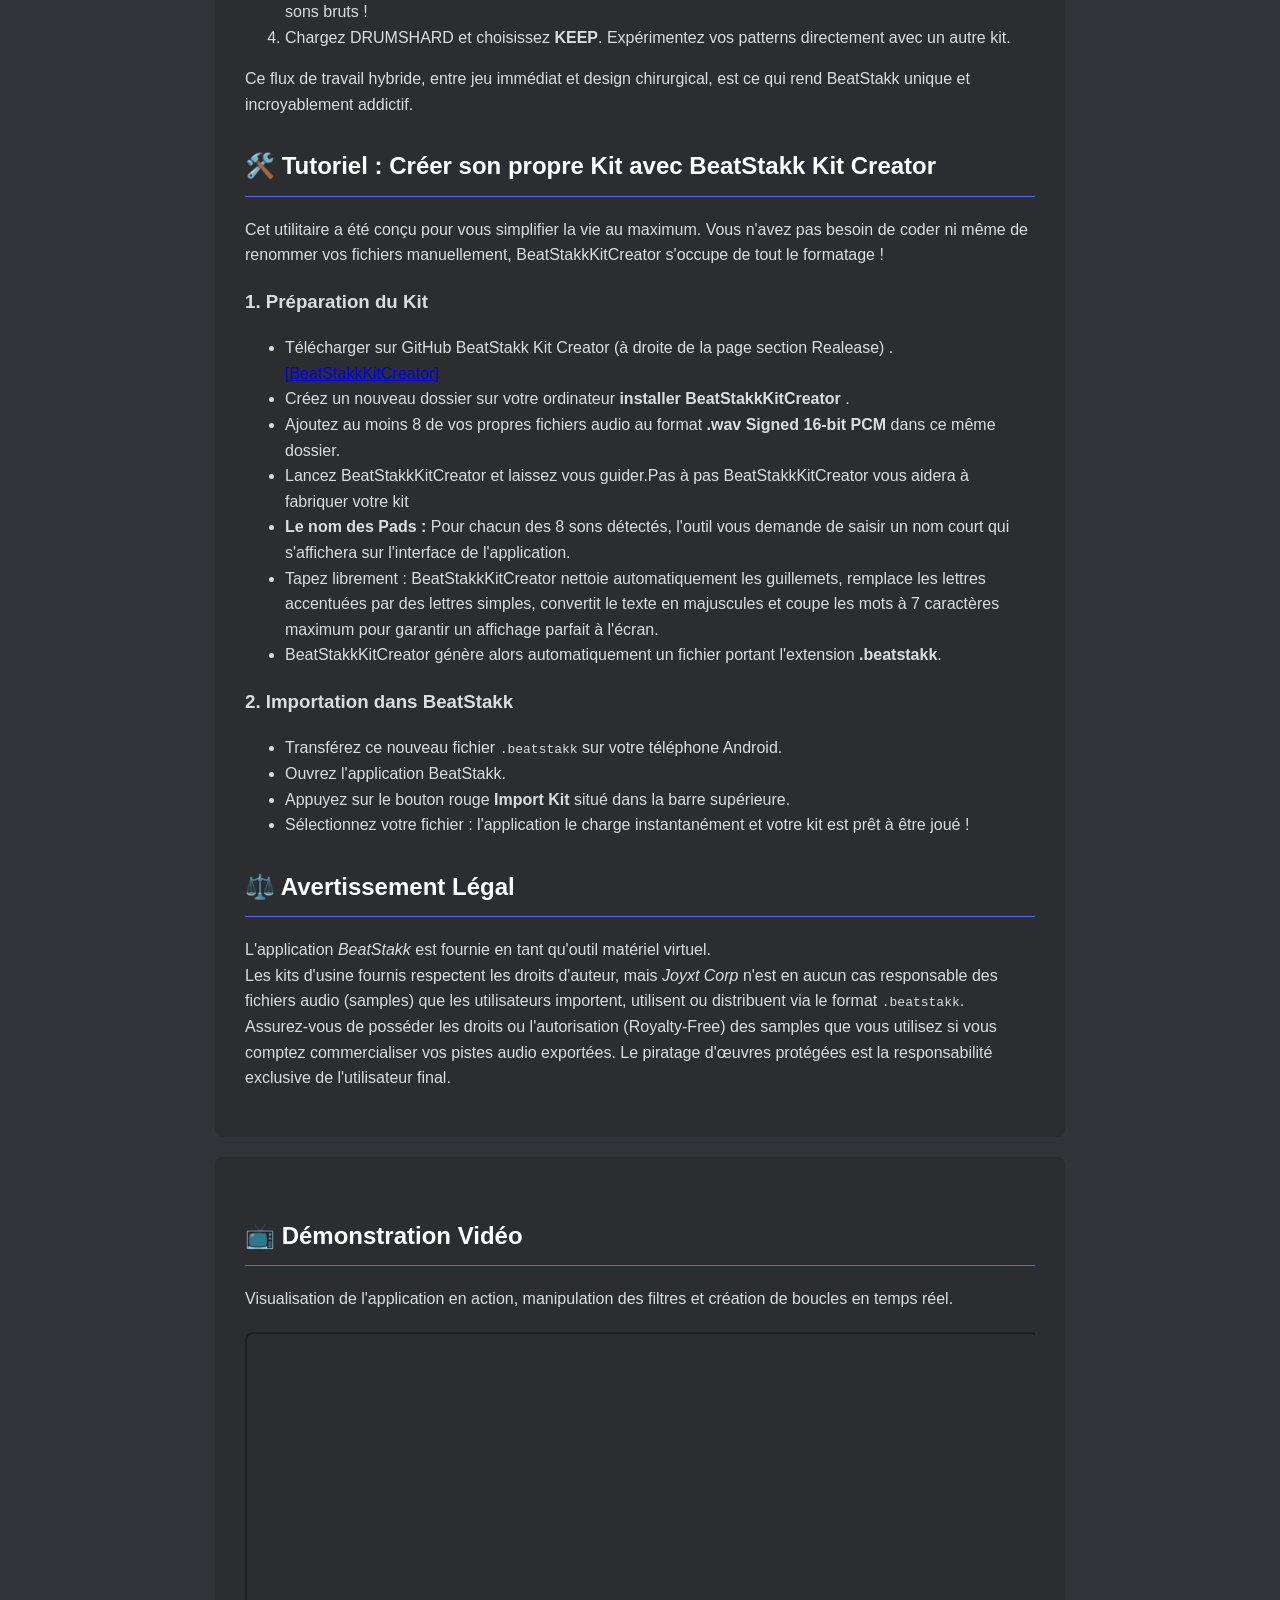
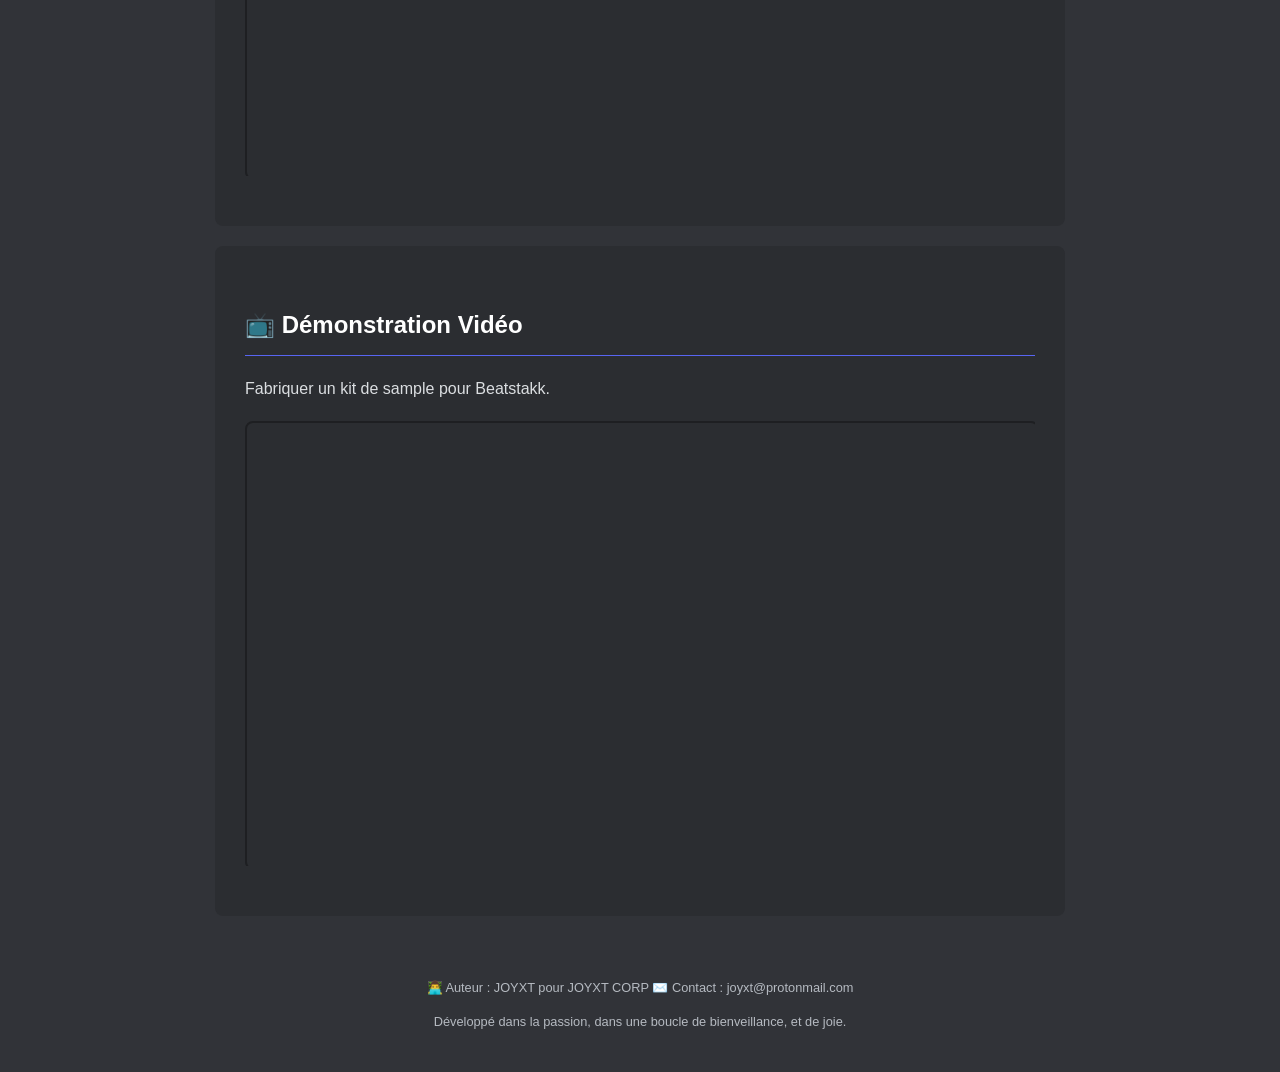
<file: beatstakk_fr2.html>
<!DOCTYPE html>
<html lang="fr">
<head>
    <meta charset="UTF-8">
    <meta name="viewport" content="width=device-width, initial-scale=1.0">
    <title>BeatStakk - FR</title>
    <link rel="stylesheet" href="style.css">
</head>
<body>
<header>
    <h1>BeatStakk</h1>
    <div class="lang-switcher">
        <button class="active">Français</button>
        <button onclick="window.location.href='beatstakk_en.html'">English</button>
    </div>
</header>

<nav class="toc">
    <strong>Sommaire :</strong>
    <a href="#raison">Raison d'Être</a>
    <a href="#architecture">Architecture</a>
    <a href="#tutoriel">Tutoriel Officiel</a>
    <a href="#flow">Flow de Composition</a>
    <a href="#exemple">Exemple Pratique</a>
    <a href="#kitmaker">Créer son Kit</a>
    <a href="#legal">Légal</a>
    <a href="index.html" style="color:var(--text-muted)">[Retour Accueil]</a>
</nav>

<main>
    <div class="card">
        <div style="text-align: center; margin-bottom: 20px;">
            <img src="img/BeatStakk_Playstore_Logo.png" alt="BeatStakk Logo" style="width: 20%; display: block; margin: 0 auto;">
            <br>
            <em>BeatStakk : La Groovebox de poche ultra-puissante pour capturer votre inspiration...</em>
            <br><br>
            <img src="img/BeatStakk_ScreenShot.jpeg" alt="BeatStakk Interface" style="width: 75%; border-radius: 8px;">
        </div>

        <h2 id="raison">🥁 La Raison d'Être</h2>
        <p>BeatStakk est né d'une idée simple : avoir un beatmaker de poche robuste, sans compromis sur la qualité sonore. Plus qu'un simple lecteur de samples, c'est un véritable outil de <strong>Sound Design</strong> équipé d'une table de mixage et d'effets dignes de plugins professionnels.</p>
        <p>Imaginez le workflow légendaire d'une <strong>Akai MPC</strong> croisé avec la philosophie d'un <strong>Teenage Engineering PO-33</strong>, le tout boosté par un puissant moteur DSP.</p>
        <p>Petit, élégant et redoutablement efficace, BeatStakk s'adresse aussi bien aux professionnels cherchant à capturer une idée furtive en tournée, qu'aux amateurs passionnés. Sa grande stabilité en fait un instrument fiable pour des performances en <strong>Live</strong>, ou un outil de maquettage idéal avant une session studio grâce à ses options d'export multipistes. De plus, il favorise la communauté grâce à son format propriétaire ultra-léger permettant d'échanger vos compositions avec d'autres beatmakers en un clic.</p>

        <h2 id="architecture">🏗️ Architecture et Choix Techniques</h2>
        <p>Sous le capot, l'interface fluide développée en <strong>Flutter</strong> pilote un véritable monstre de calcul.</p>
        <ul>
            <li><strong>Moteur Audio C++ (Oboe) :</strong> Le traitement du signal (DSP) est codé en C++ natif. Polyphonie massive, filtres SVF (State Variable Filters) sans aucune latence, limiteurs de crêtes, et sécurités anti-clics.</li>
            <li><strong>Format de Kits Ouvert (<code>.beatstakk</code>) :</strong> Vous n'êtes pas limité aux sons d'usine. L'application charge des kits externes à la volée. Un outil de création (un script <code>.bat</code> fourni) permet à n'importe quel utilisateur de fabriquer son propre kit en quelques secondes à partir de ses fichiers audio.</li>
            <li><strong>Format de Projet Ultra-Léger (<code>.bbx</code> - BeatStakk Box) :</strong> Vos compositions (séquences, réglages des 12 filtres par pad, tempo) sont sauvegardées dans ce format JSON propriétaire. Il pèse quelques kilo-octets, ce qui permet de le partager instantanément par mail, messagerie ou Google Drive.</li>
            <li><strong>Export Studio (<code>.wav</code>) :</strong> Le moteur C++ permet le rendu (Render) de vos boucles en fichiers audio WAV non compressés de haute qualité. Que ce soit le mixage global ou piste par piste.</li>
        </ul>

        <h2 id="tutoriel">📖 Tutoriel Officiel</h2>
        <p>Découvrons l'interface pas à pas, de la gauche vers la droite de l'écran principal.</p>

        <h3>1. Démarrage et Lecture (Play/Power)</h3>
        <img src="img/UI_Power.png" alt="BeatStakk Power" style="max-width: 100%; border-radius: 6px; margin: 10px 0;">
        <p>Au lancement de l'application, les sons ne sont pas encore chargés dans la mémoire vive pour économiser votre batterie.</p>
        <ul>
            <li>Appuyez sur le <strong>bouton d'alimentation</strong>. Le moteur C++ va extraire les sons et les préparer.</li>
            <li>Le bouton se transforme alors en bouton <strong>Play/Stop</strong>.</li>
            <li>À ce stade, vous pouvez déjà tapoter sur les pads pour entendre les samples bruts, sans traitement.</li>
        </ul>

        <h3>2. Chargement de Kits</h3>
        <img src="img/Ui_Kit.png" alt="Menu des Kits" style="max-width: 100%; border-radius: 6px; margin: 10px 0;">
        <p>Juste à droite, un menu déroulant vous permet de naviguer parmi les Kits. De base, <strong>3 Kits d'usine</strong> sont disponibles.</p>
        <p>Lorsque vous changez de Kit, BeatStakk est intelligent et vous pose une question cruciale via une boîte de dialogue :</p>
        <img src="img/Ui_Questions.png" alt="Message Changement Kit" style="max-width: 100%; border-radius: 6px; margin: 10px 0;">
        <ul>
            <li><strong>[ KEEP ]</strong> : Conserve votre rythme (vos patterns) et vos effets, et remplace juste les instruments. Parfait pour tester votre groove avec de nouvelles sonorités !</li>
            <li><strong>[ RESET ]</strong> : Remet l'application à zéro (patterns vides, effets réinitialisés) pour repartir d'une page blanche.</li>
        </ul>
        <p><em>(N'oubliez pas d'appuyer à nouveau sur le bouton Power pour charger le nouveau kit en mémoire !)</em></p>

        <h3>3. Le Tempo (BPM)</h3>
        <img src="img/Ui_BPM.png" alt="Bouton BPM" style="max-width: 100%; border-radius: 6px; margin: 10px 0;">
        <p>La boîte BPM vous indique le tempo de votre boucle. Appuyez sur le nombre pour faire apparaître le clavier numérique et définir une nouvelle vitesse (comprise entre 60 et 240 BPM).</p>

        <h3>4. Importer vos propres Kits (.beatstakk)</h3>
        <img src="img/Ui_ADDKIT.png" alt="Bouton Import Kit" style="max-width: 100%; border-radius: 6px; margin: 10px 0;">
        <p>L'icône musicale rouge vous permet d'importer des banques de sons externes.</p>
        <p><strong>Comment créer un kit pour la communauté ?</strong></p>
        <ol>
            <li>Regroupez 8 fichiers <code>.wav</code> dans un dossier.</li>
            <li>Glissez-y l'outil gratuit <code>BeatStakk_Kit_Maker.bat</code> <a href="Tool/BeatStakk_Kit_Maker.zip">disponible ici</a> et <a href="https://drive.google.com/file/d/1hg0mNo_TkWM26WSYjPLIEQE8mhA7salg/view?usp=sharing" target="_blank">sur Google Drive</a>.</li>
            <li>Lancez le <code>.bat</code>. Il vous demandera le nom du kit et de vos pads, puis génèrera automatiquement un fichier <code>.beatstakk</code> prêt à être importé dans l'application ! Pour plus de détail voir la section Créer son Kit</li>
        </ol>

        <h3>5. Export Audio (WAV)</h3>
        <img src="img/Ui_ExpWAVE.png" alt="Bouton Export WAV" style="max-width: 100%; border-radius: 6px; margin: 10px 0;">
        <p>L'icône des vagues permet d'exporter votre boucle actuelle en audio.</p>
        <ul>
            <li><strong>Mix complet :</strong> Appuyez directement pour générer la boucle globale.</li>
            <li><strong>Multitap (Stems) :</strong> Si vous activez le mode <strong>SOLO</strong> sur un pad précis avant d'exporter, BeatStakk n'exportera que l'audio de ce pad avec ses effets (Delay, Reverb traînante incluse). Idéal pour recréer le morceau piste par piste dans un séquenceur PC/Mac (Ableton, FL Studio).</li>
        </ul>

        <h3>6. Gérer ses Projets (.bbx)</h3>
        <img src="img/Ui_IMP_EXP.png" alt="Bouton Import/Export Compo" style="max-width: 100%; border-radius: 6px; margin: 10px 0;">
        <ul>
            <li><strong>La Flèche vers le bas (Bleue) :</strong> Permet de charger un projet <code>.bbx</code> existant depuis votre téléphone. L'application ajustera le BPM, les effets, et chargera le kit correspondant automatiquement.</li>
            <li><strong>La Flèche vers le haut (Verte) :</strong> Enregistre votre état actuel en créant un fichier <code>.bbx</code>. Vous serez invité à nommer votre composition.</li>
            <li>Les fichiers peuvent se sauvegarder sur le téléphone, sur votre Drive ou en partage direct via messagerie.</li>
        </ul>

        <h3>7. Les Filtres et le Sound Design</h3>
        <img src="img/Ui_Effects.png" alt="Zone des Filtres" style="max-width: 100%; border-radius: 6px; margin: 10px 0;">
        <p>Chaque pad dispose de sa propre tranche de console de sound design. Vous pouvez naviguer entre 5 pages de contrôles en tapotant discrètement <strong>tout en bas de la zone des faders</strong>.</p>
        
        <p><strong>PAGE 1 : L'Essentiel</strong></p>
        <ul>
            <li><strong>VOL :</strong> Volume (peut monter jusqu'à 200% pour compenser la perte de gain des filtres).</li>
            <li><strong>FLNG :</strong> Ajoute une coloration métallique et de la saturation (Flanger/Disto).</li>
            <li><strong>PTCH (Pitch) :</strong> Accélère ou ralentit le sample (style Varispeed vinyle).</li>
            <li><strong>RES (Résonance) :</strong> Filtre résonnant classique pour donner un côté "Laser" au son.</li>
        </ul>

        <p><strong>PAGE 2 : L'Espace</strong></p>
        <ul>
            <li><strong>DELY (Delay) :</strong> Crée un écho rythmique.</li>
            <li><strong>CHRS (Chorus) :</strong> Élargit le son en le dupliquant.</li>
            <li><strong>OVRD (Overdrive) :</strong> Saturation chaude (Tape Saturation) avec auto-makeup gain.</li>
            <li><strong>FORM (Formant) :</strong> Filtre de type vocal qui donne une voix humaine (A-E-I-O-U) au sample.</li>
        </ul>

        <p><strong>PAGE 3 : La Sculpture (Enveloppes et EQ)</strong></p>
        <ul>
            <li><strong>ATTK (Attack) :</strong> Fait entrer le son progressivement (Fade-in).</li>
            <li><strong>DECY (Decay) :</strong> Raccourcit le son pour le rendre plus percussif.</li>
            <li><strong>HGPS (High-Pass) :</strong> Coupe les graves pour ne garder que le "clic" ou le "brillant".</li>
            <li><strong>LWPS (Low-Pass) :</strong> Étouffe le son (effet "sous l'eau"). Les filtres sont sécurisés par un crossfade naturel anti-cliquetis.</li>
        </ul>

        <p><strong>PAGE 4 : Mutilation & Modulation</strong></p>
        <img src="img/Ui_Effects_page4.png" alt="[Effects Ring PHSR CRSH PAN]" style="max-width: 100%; border-radius: 6px; margin: 10px 0; border: 1px dashed gray;">
        <ul>
            <li><strong>RING (Ring Modulator) :</strong> Multiplie le signal pour créer des harmoniques dissonantes, robotiques ou métalliques (idéal pour le sound design sci-fi).</li>
            <li><strong>PHSR (Phaser) :</strong> Filtre passe-tout à 4 étages générant une annulation de phase profonde (le fameux effet balayage "Vaisseau Spatial").</li>
            <li><strong>CRSH (Bitcrusher) :</strong> Dégrade agressivement la résolution du sample pour un rendu Lo-Fi old-school très saturé.</li>
            <li><strong>PAN (Tremolo) :</strong> Hache le volume du signal de manière cyclique. Poussé à l'extrême, il transforme un son continu en effet "hélicoptère".</li>
        </ul>

        <p><strong>PAGE 5 : Dynamique & Compression</strong></p>
        <img src="img/Ui_Effects_page5.png" alt="[Effects PUMP SLAM CLIP OTT PNCH FAT BRIK]" style="max-width: 100%; border-radius: 6px; margin: 10px 0; border: 1px dashed gray;">
        <ul>
            <li><strong>PUMP :</strong> Effet de Sidechain naturel qui "creuse" rythmiquement le volume pour faire respirer la boucle.</li>
            <li><strong>Le Rack de Compression Exclusif :</strong> Six algorithmes destructeurs (un seul activable à la fois) pour gonfler vos samples :
                <ul>
                    <li><strong>SLAM :</strong> Compression agressive (ratio massif) pour écraser le son et lui donner un bloc d'énergie maximale.</li>
                    <li><strong>CLIP :</strong> Hard Clipping saturé qui écrête violemment les pics audio.</li>
                    <li><strong>OTT :</strong> Compression ascendante poussée à l'extrême pour faire hurler les queues de réverbération et les détails silencieux.</li>
                    <li><strong>PNCH (Punch) :</strong> Transient Shaper sec, parfait pour faire percer l'attaque d'un kick dans le mix.</li>
                    <li><strong>FAT :</strong> Compression asymétrique émulant une lampe analogique poussée à saturation pour épaissir le bas du spectre.</li>
                    <li><strong>BRIK (Brickwall) :</strong> Limiteur pur poussé par un gain d'entrée démesuré pour un résultat parfaitement plat et monolithique.</li>
                </ul>
            </li>
        </ul>

        <p><strong>Contrôles de Performance (Toggles)</strong></p>
        <ul>
            <li><strong>REVS :</strong> Joue le sample à l'envers (Reverse).</li>
            <li><strong>MUTE :</strong> Coupe le son du pad.</li>
            <li><strong>SOLO :</strong> Coupe tous les autres pads.</li>
        </ul>
        <p><em>(Astuce : Ces boutons sont parfaits pour structurer votre morceau lors d'une performance Live !)</em></p>

        <!-- NOUVELLE SECTION INSERÉE ICI -->
        <h3>8. Les Pattern Pages (Variations Multiples)</h3>
        
        <!-- Emplacement pour ton screenshot -->
        <img src="img/Pages.png" alt="Pattern Pages UI" style="max-width: 100%; border-radius: 6px; margin: 10px 0; border: 1px dashed gray;">
        
        <p>Le véritable cœur de l'arrangement et de la performance Live dans BeatStakk réside dans son système de <strong>Pattern Pages (P1 à P6)</strong>, accessible à la fin du panneau de contrôle.</p>
        <ul>
            <li><strong>6 Pages de Compositions :</strong> Vous n'êtes plus limité à une boucle unique de 16 pas. Vous disposez de 6 emplacements (P1 à P6) pour créer différentes parties de votre morceau (Intro, Couplet, Drop, Break, etc.).</li>
            <li><strong>Effets Mémorisés par Page :</strong> Chaque page sauvegarde indépendamment sa propre grille rythmique <strong>ET</strong> ses propres réglages de filtres et d'effets ! Vous pouvez avoir un charley très sec sur la page P1, et ce même charley saturé par un Flanger et ralenti par le Pitch sur la page P2.</li>
            <li><strong>Copier / Coller (CPY / PST) :</strong> Vous avez créé le groove parfait sur P1 et voulez en faire une variation ? Appuyez sur <strong>CPY</strong> (Copier), sélectionnez la page <strong>P2</strong>, puis appuyez sur <strong>PST</strong> (Coller). L'intégralité de la grille et des réglages d'effets est dupliquée instantanément. Vous pouvez modifier P2 en toute sécurité sans altérer votre idée de départ sur P1.</li>
        </ul>
        <p><strong>Le bénéfice du système :</strong> Ce flux de travail hybride offre une liberté d'expérimentation totale et une fluidité absolue. Le passage d'une page à l'autre modifie la partition et le sound-design instantanément, <strong>sans jamais interrompre ou faire "sauter" le moteur audio</strong>. C'est l'outil ultime pour construire de véritables structures de morceaux et jongler entre des "drops" explosifs et des "breaks" planants lors d'une session Live.</p>

        <h3>9. Les Pads et le Séquenceur</h3>
        <img src="img/Ui_Patterns.png" alt="Séquenceur" style="max-width: 100%; border-radius: 6px; margin: 10px 0;">
        <ul>
            <li>Les <strong>8 Pads</strong> déclenchent la lecture manuelle (Finger Drumming). Toucher un pad sélectionne également sa piste.</li>
            <li>En bas, les <strong>16 pas du séquenceur</strong> (Patterns) vous permettent de programmer la boucle du pad sélectionné. Les voyants s'allument à chaque passage de la tête de lecture.</li>
        </ul>

        <h2 id="flow">🎛️ Un Flow Classique de Composition</h2>
        <ol>
            <li><strong>Choisissez votre couleur :</strong> Chargez un Kit.</li>
            <li><strong>Le design :</strong> Tapotez le pad de la caisse claire (Snare). Baissez le <em>Decay</em> pour la rendre plus sèche, ajoutez un léger <em>Pitch</em> et de l'<em>Overdrive</em> pour la faire claquer.</li>
            <li><strong>Le Groove :</strong> Dessinez vos notes sur les 16 pas du séquenceur.</li>
            <li><strong>La performance :</strong> Appuyez sur Play. Tout en écoutant tourner la boucle, jouez avec le Low-Pass du Hit-hat en direct pour créer des montées (Build-ups). Jouez avec les boutons Mute pour retirer la basse, puis ramenez-la d'un coup (Drop).</li>
            <li><strong>Sauvegarde :</strong> Enregistrez votre projet, ou exportez le fichier WAV pour vos amis.</li>
        </ol>

        <h2 id="exemple">🎧 Exemple Pratique</h2>
        <p>Essayez par vous-même !</p>
        <ol>
            <li>Téléchargez le <strong>Kit Jungle</strong> : <a href="https://drive.google.com/file/d/19Ub7Polo5InMxgsC59vypetd4v2DM2sg/view?usp=sharing" target="_blank">[Lien Drive vers le kit .beatstakk]</a></li>
            <li>Téléchargez ce <strong>Projet Demo</strong> : <a href="https://drive.google.com/file/d/1XebCgmjNtknM7NteTGm-o6sNWkcVsdc2/view?usp=sharing" target="_blank">[Lien Drive vers le projet .bbx]</a></li>
            <li>Importez les deux dans l'application, appuyez sur Play, et observez comment les filtres transcendent les sons bruts !</li>
            <li>Chargez DRUMSHARD et choisissez <strong>KEEP</strong>. Expérimentez vos patterns directement avec un autre kit.</li>
        </ol>
        <p>Ce flux de travail hybride, entre jeu immédiat et design chirurgical, est ce qui rend BeatStakk unique et incroyablement addictif.</p>

        <h2 id="kitmaker">🛠️ Tutoriel : Créer son propre Kit avec BeatStakk Kit Creator</h2>
        <p>Cet utilitaire a été conçu pour vous simplifier la vie au maximum. Vous n'avez pas besoin de coder ni même de renommer vos fichiers manuellement, BeatStakkKitCreator s'occupe de tout le formatage !</p>

        <h3>1. Préparation du Kit</h3>
        <ul>
            <li>Télécharger sur GitHub BeatStakk Kit Creator (à droite de la page section Realease) . </li>
            <a href="https://github.com/Joyxt/BeatStakkKitCreator" target="_blank">[BeatStakkKitCreator]</a></li>
            <li>Créez un nouveau dossier sur votre ordinateur <strong>installer BeatStakkKitCreator </strong>.</li>
            <li>Ajoutez au moins 8 de vos propres fichiers audio au format <strong>.wav Signed 16-bit PCM</strong> dans ce même dossier.</li>
            <li>Lancez BeatStakkKitCreator et laissez vous guider.Pas à pas BeatStakkKitCreator vous aidera à fabriquer votre kit</li>
            <li><strong>Le nom des Pads :</strong> Pour chacun des 8 sons détectés, l'outil vous demande de saisir un nom court qui s'affichera sur l'interface de l'application.</li>
            <li>Tapez librement : BeatStakkKitCreator nettoie automatiquement les guillemets, remplace les lettres accentuées par des lettres simples, convertit le texte en majuscules et coupe les mots à 7 caractères maximum pour garantir un affichage parfait à l'écran.</li>
            <li>BeatStakkKitCreator génère alors automatiquement un fichier portant l'extension <strong>.beatstakk</strong>.</li>
        </ul>
        

        <h3>2. Importation dans BeatStakk</h3>
        <ul>
            
            <li>Transférez ce nouveau fichier <code>.beatstakk</code> sur votre téléphone Android.</li>
            <li>Ouvrez l'application BeatStakk.</li>
            <li>Appuyez sur le bouton rouge <strong>Import Kit</strong> situé dans la barre supérieure.</li>
            <li>Sélectionnez votre fichier : l'application le charge instantanément et votre kit est prêt à être joué !</li>
        </ul>

        <h2 id="legal">⚖️ Avertissement Légal</h2>
        <p>L'application <em>BeatStakk</em> est fournie en tant qu'outil matériel virtuel.<br>
        Les kits d'usine fournis respectent les droits d'auteur, mais <em>Joyxt Corp</em> n'est en aucun cas responsable des fichiers audio (samples) que les utilisateurs importent, utilisent ou distribuent via le format <code>.beatstakk</code>.<br>
        Assurez-vous de posséder les droits ou l'autorisation (Royalty-Free) des samples que vous utilisez si vous comptez commercialiser vos pistes audio exportées. Le piratage d'œuvres protégées est la responsabilité exclusive de l'utilisateur final.</p>
    </div>
</main>

<main>
    <section class="card">
        <h2>📺 Démonstration Vidéo</h2>
        <p>Visualisation de l'application en action, manipulation des filtres et création de boucles en temps réel.</p>
        
        <div class="video-container">
            <iframe 
                src="https://www.youtube.com/embed/JH3pPkcDwM8" 
                frameborder="0" 
                allow="accelerometer; autoplay; clipboard-write; encrypted-media; gyroscope; picture-in-picture; web-share" 
                referrerpolicy="strict-origin-when-cross-origin"
                allowfullscreen>
            </iframe>
        </div>
    </section>
    <section class="card">
        <h2>📺 Démonstration Vidéo</h2>
        <p>Fabriquer un kit de sample pour Beatstakk.</p>
        
        <div class="video-container">
    <iframe 
        src="https://www.youtube.com/embed/rQaU_6158As" 
        frameborder="0" 
        allow="accelerometer; autoplay; clipboard-write; encrypted-media; gyroscope; picture-in-picture; web-share" 
        referrerpolicy="strict-origin-when-cross-origin"
        allowfullscreen>
    </iframe>

</main>

<footer>
    <p>👨‍💻 Auteur : JOYXT pour JOYXT CORP ✉️ Contact : joyxt@protonmail.com</p>
    <p>Développé dans la passion, dans une boucle de bienveillance, et de joie.</p>
</footer>
</body>
</html>
</file>
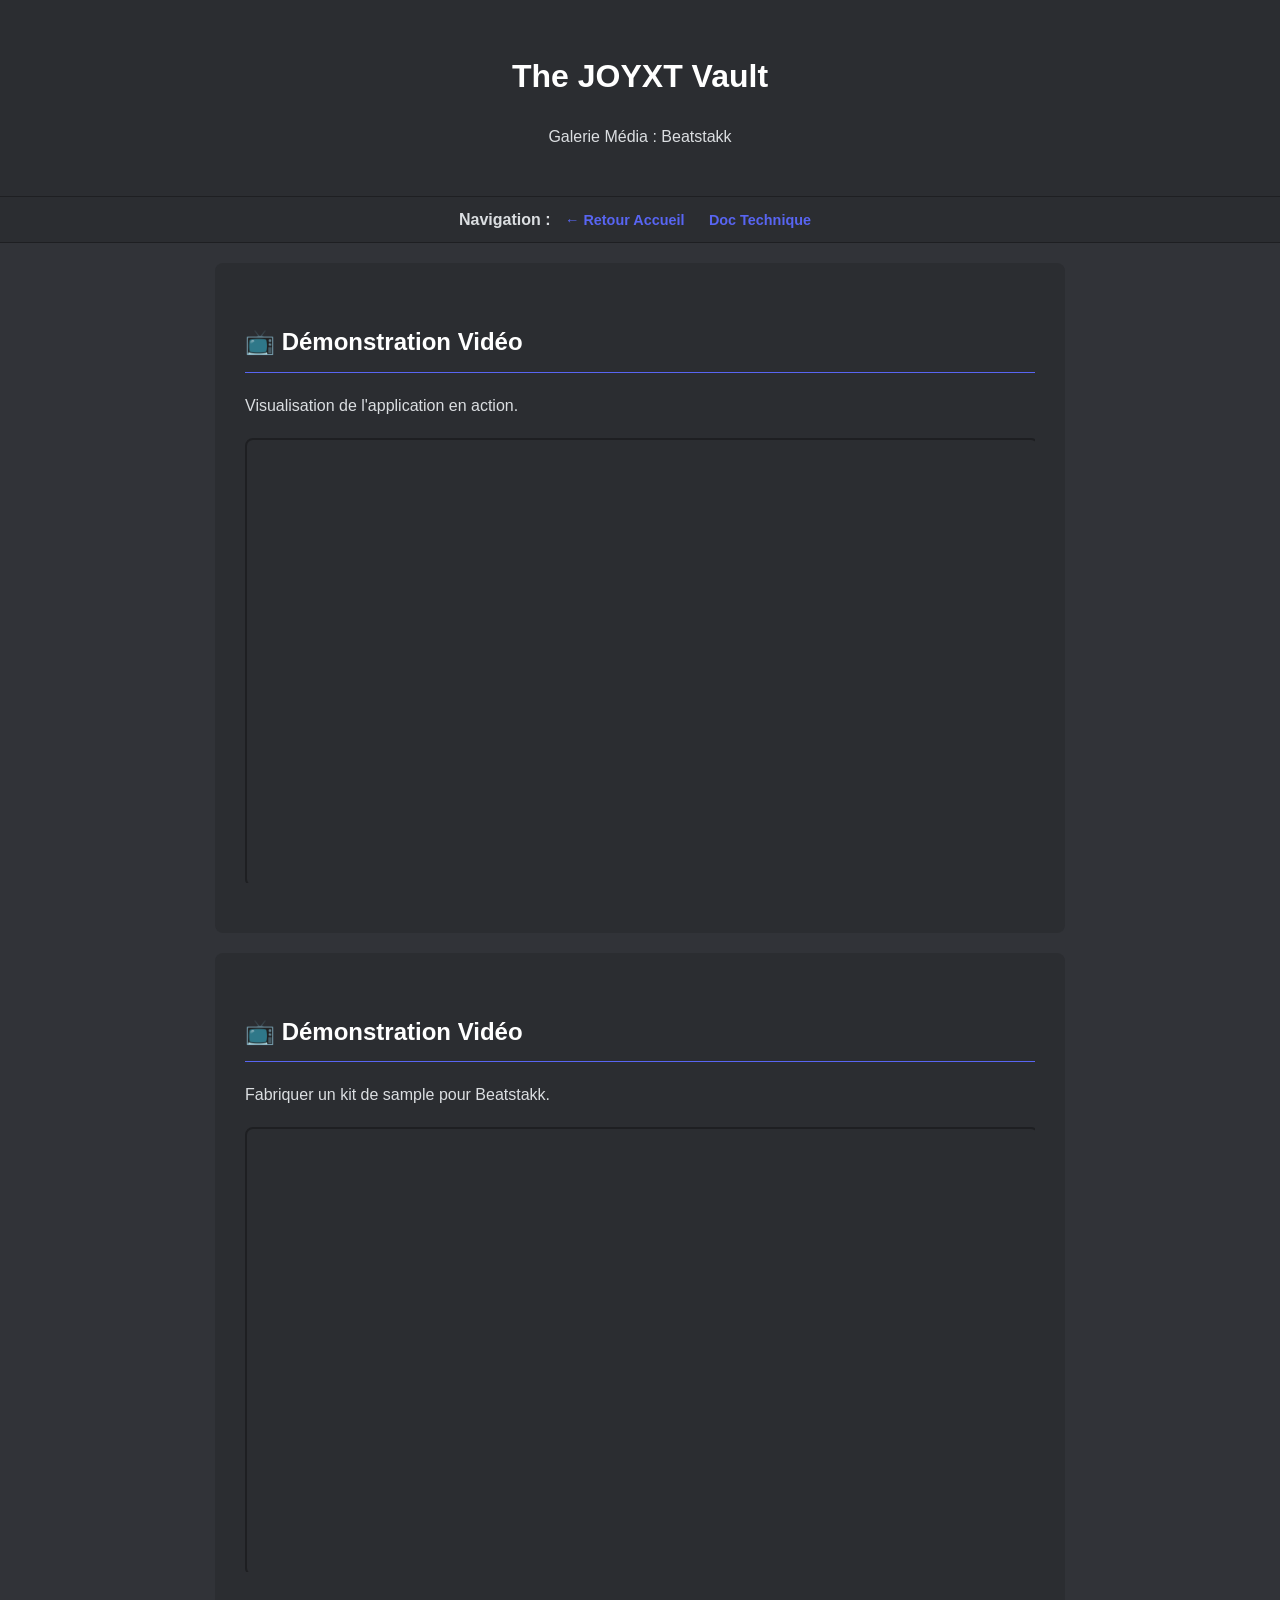
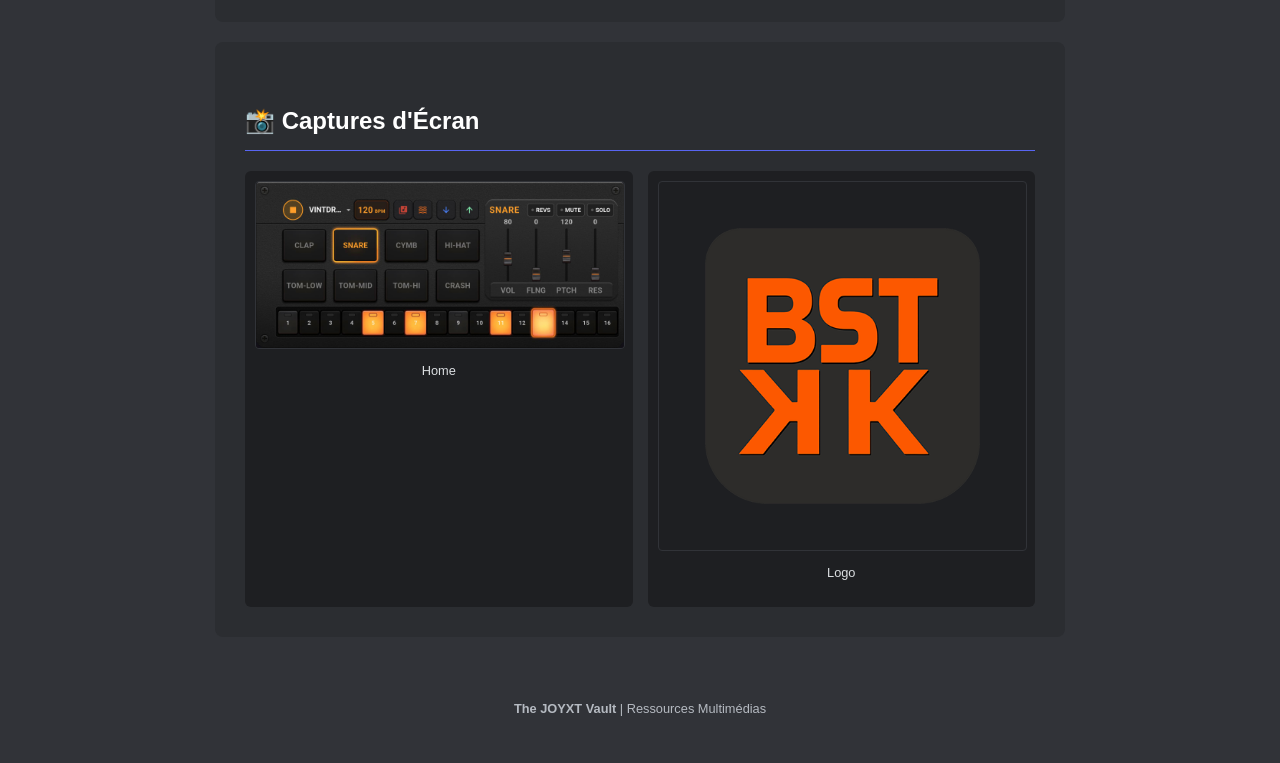
<file: beatstakk_media.html>
<!DOCTYPE html>
<html lang="fr">
<head>
    <meta charset="UTF-8">
    <meta name="viewport" content="width=device-width, initial-scale=1.0">
    <title>Beatstakk- Média & Démo</title>
    <link rel="stylesheet" href="style.css">
</head>
<body>

<header>
    <h1>The JOYXT Vault</h1>
    <p>Galerie Média : Beatstakk</p>
</header>

<nav class="toc">
    <strong>Navigation :</strong>
    <a href="index.html">← Retour Accueil</a>
    <a href="beatstakk_fr2.html">Doc Technique</a>
</nav>

<main>
    <section class="card">
        <h2>📺 Démonstration Vidéo</h2>
        <p>Visualisation de l'application en action.</p>
        
        <div class="video-container">
    <iframe 
        src="https://www.youtube.com/embed/JH3pPkcDwM8" 
        frameborder="0" 
        allow="accelerometer; autoplay; clipboard-write; encrypted-media; gyroscope; picture-in-picture; web-share" 
        referrerpolicy="strict-origin-when-cross-origin"
        allowfullscreen>
    </iframe>
</div>
    </section>

    <section class="card">
        <h2>📺 Démonstration Vidéo</h2>
        <p>Fabriquer un kit de sample pour Beatstakk.</p>
        
        <div class="video-container">
    <iframe 
        src="https://www.youtube.com/embed/rQaU_6158As" 
        frameborder="0" 
        allow="accelerometer; autoplay; clipboard-write; encrypted-media; gyroscope; picture-in-picture; web-share" 
        referrerpolicy="strict-origin-when-cross-origin"
        allowfullscreen>
    </iframe>
</div>
    </section>

    <section class="card">
        <h2>📸 Captures d'Écran</h2>
        <div class="media-grid">
            <div class="media-item">
                <img src="img/BeatStakk_ScreenShot.jpeg" alt="Capture 1">
                <p style="font-size: 0.8em; margin-top: 5px;">Home</p>
            </div>
            <div class="media-item">
                <img src="img\BeatStakk_Playstore_Logo.png" alt="Capture 2">
                <p style="font-size: 0.8em; margin-top: 5px;">Logo</p>
            
        </div>
    </section>
</main>

<footer>
    <p><strong>The JOYXT Vault</strong> | Ressources Multimédias</p>
</footer>

</body>
</html>
</file>
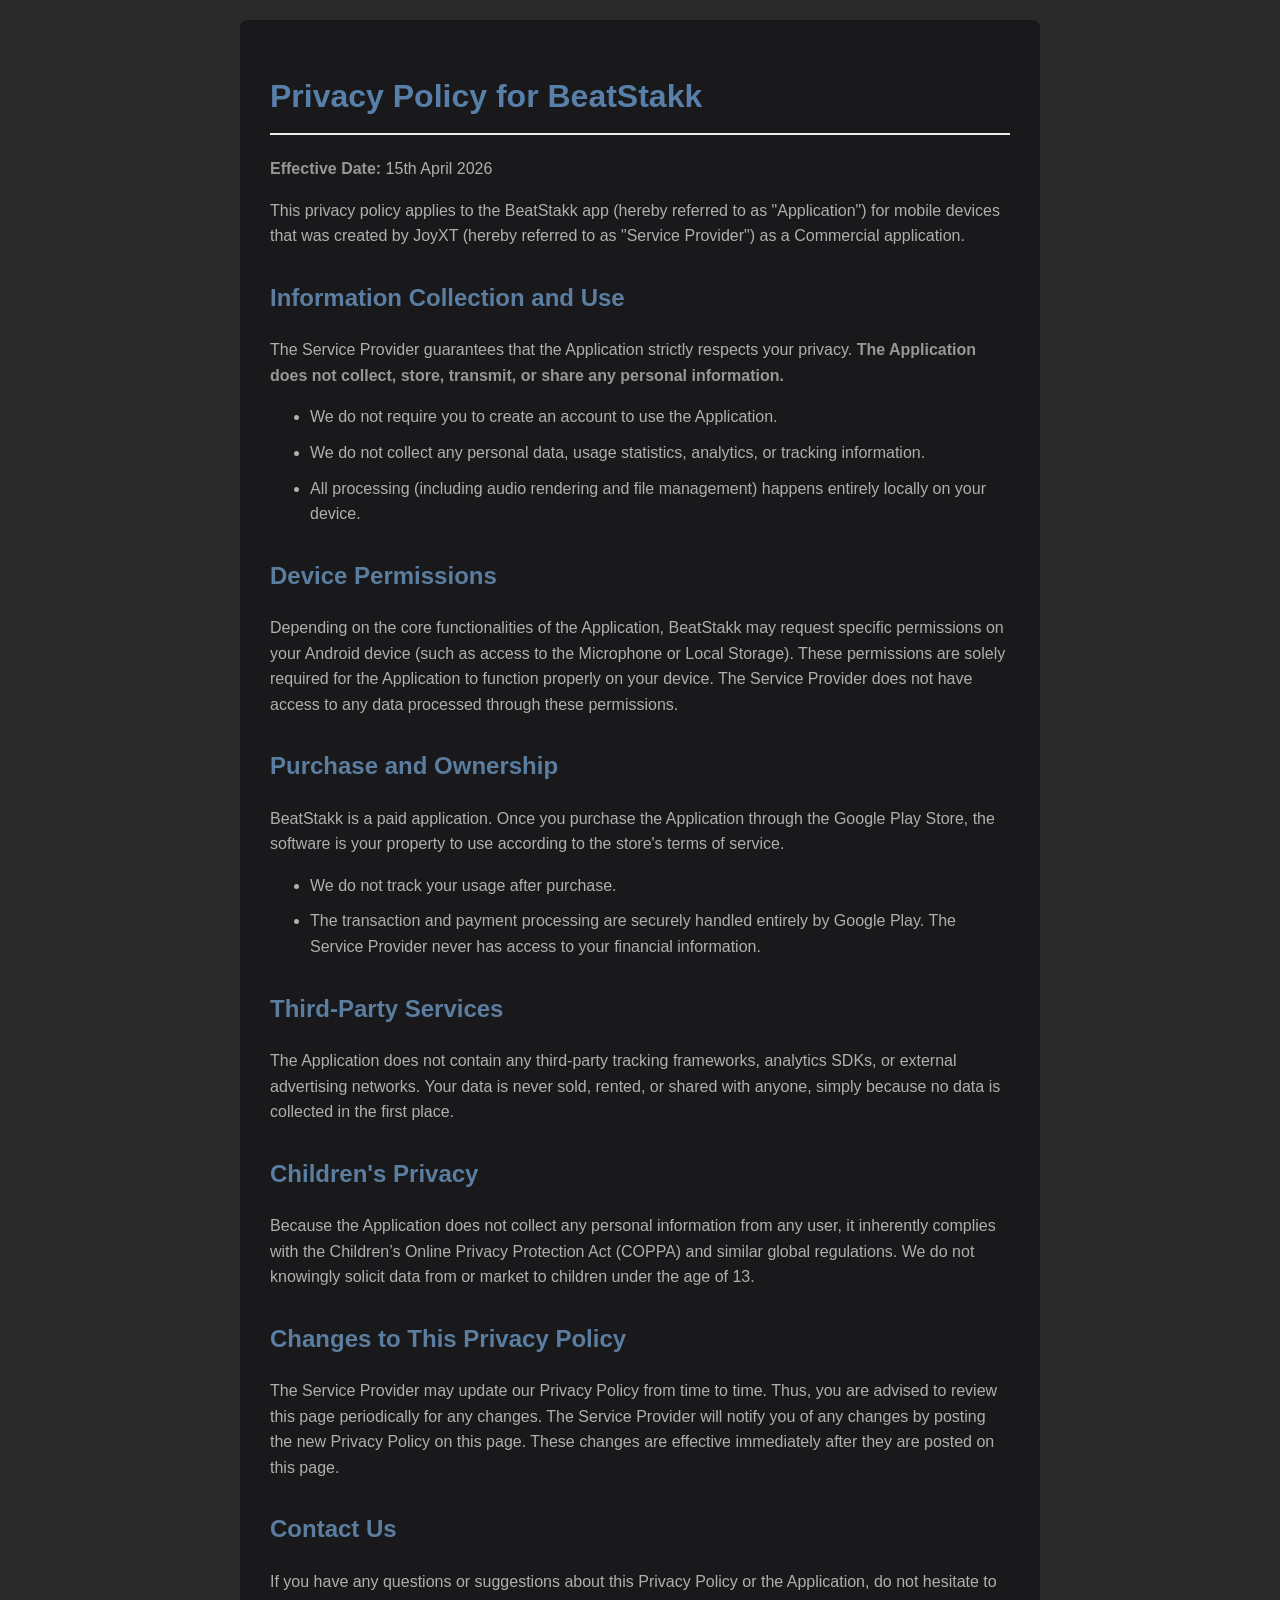
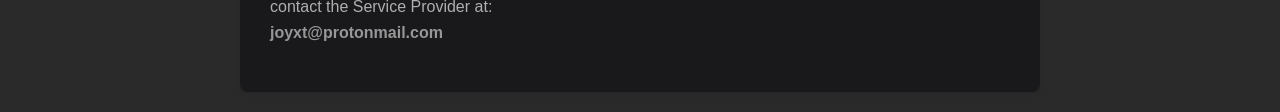
<file: Beatstakk_Privacy_Policy.html>
<!DOCTYPE html>
<html lang="en">
<head>
    <meta charset="UTF-8">
    <meta name="viewport" content="width=device-width, initial-scale=1.0">
    <title>Privacy Policy for BeatStakk</title>
    <style>
        body {
            font-family: -apple-system, BlinkMacSystemFont, "Segoe UI", Roboto, Helvetica, Arial, sans-serif;
            line-height: 1.6;
            color: #afafaf;
            max-width: 800px;
            margin: 0 auto;
            padding: 20px;
            background-color: #2b2a2a;
        }
        .container {
            background-color: #19191b;
            padding: 30px;
            border-radius: 8px;
            box-shadow: 0 2px 4px rgba(0,0,0,0.1);
        }
        h1 {
            color: #577fa7;
            border-bottom: 2px solid #eee;
            padding-bottom: 10px;
        }
        h2 {
            color: #5a7da0;
            margin-top: 30px;
        }
        ul {
            margin-bottom: 20px;
        }
        li {
            margin-bottom: 10px;
        }
        strong {
            color: #979797;
        }
    </style>
</head>
<body>
    <div class="container">
        <h1>Privacy Policy for BeatStakk</h1>
        <p><strong>Effective Date:</strong> 15th April 2026</p>

        <p>This privacy policy applies to the BeatStakk app (hereby referred to as "Application") for mobile devices that was created by JoyXT (hereby referred to as "Service Provider") as a Commercial application.</p>

        <h2>Information Collection and Use</h2>
        <p>The Service Provider guarantees that the Application strictly respects your privacy. <strong>The Application does not collect, store, transmit, or share any personal information.</strong></p>
        <ul>
            <li>We do not require you to create an account to use the Application.</li>
            <li>We do not collect any personal data, usage statistics, analytics, or tracking information.</li>
            <li>All processing (including audio rendering and file management) happens entirely locally on your device.</li>
        </ul>

        <h2>Device Permissions</h2>
        <p>Depending on the core functionalities of the Application, BeatStakk may request specific permissions on your Android device (such as access to the Microphone or Local Storage). These permissions are solely required for the Application to function properly on your device. The Service Provider does not have access to any data processed through these permissions.</p>

        <h2>Purchase and Ownership</h2>
        <p>BeatStakk is a paid application. Once you purchase the Application through the Google Play Store, the software is your property to use according to the store's terms of service.</p>
        <ul>
            <li>We do not track your usage after purchase.</li>
            <li>The transaction and payment processing are securely handled entirely by Google Play. The Service Provider never has access to your financial information.</li>
        </ul>

        <h2>Third-Party Services</h2>
        <p>The Application does not contain any third-party tracking frameworks, analytics SDKs, or external advertising networks. Your data is never sold, rented, or shared with anyone, simply because no data is collected in the first place.</p>

        <h2>Children's Privacy</h2>
        <p>Because the Application does not collect any personal information from any user, it inherently complies with the Children’s Online Privacy Protection Act (COPPA) and similar global regulations. We do not knowingly solicit data from or market to children under the age of 13.</p>

        <h2>Changes to This Privacy Policy</h2>
        <p>The Service Provider may update our Privacy Policy from time to time. Thus, you are advised to review this page periodically for any changes. The Service Provider will notify you of any changes by posting the new Privacy Policy on this page. These changes are effective immediately after they are posted on this page.</p>

        <h2>Contact Us</h2>
        <p>If you have any questions or suggestions about this Privacy Policy or the Application, do not hesitate to contact the Service Provider at:<br>
        <strong>joyxt@protonmail.com</strong></p>
    </div>
</body>
</html>
</file>
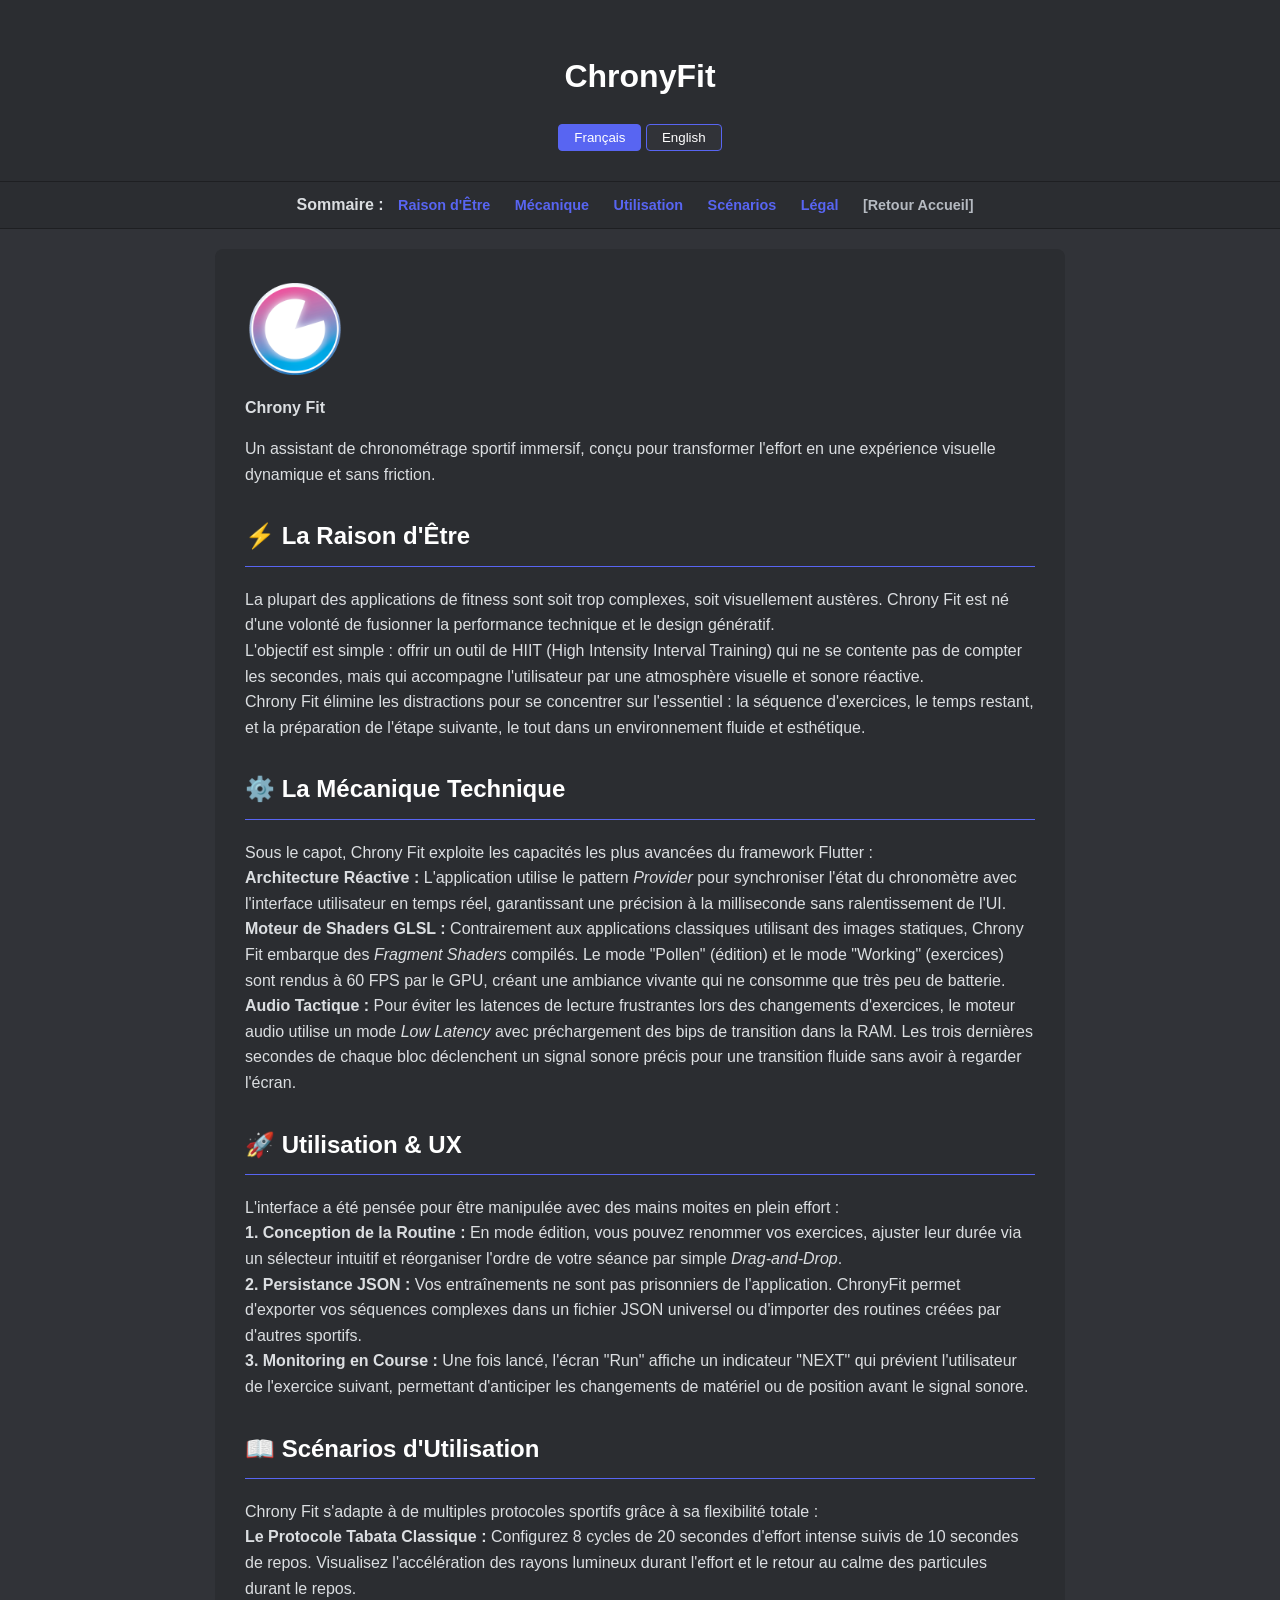
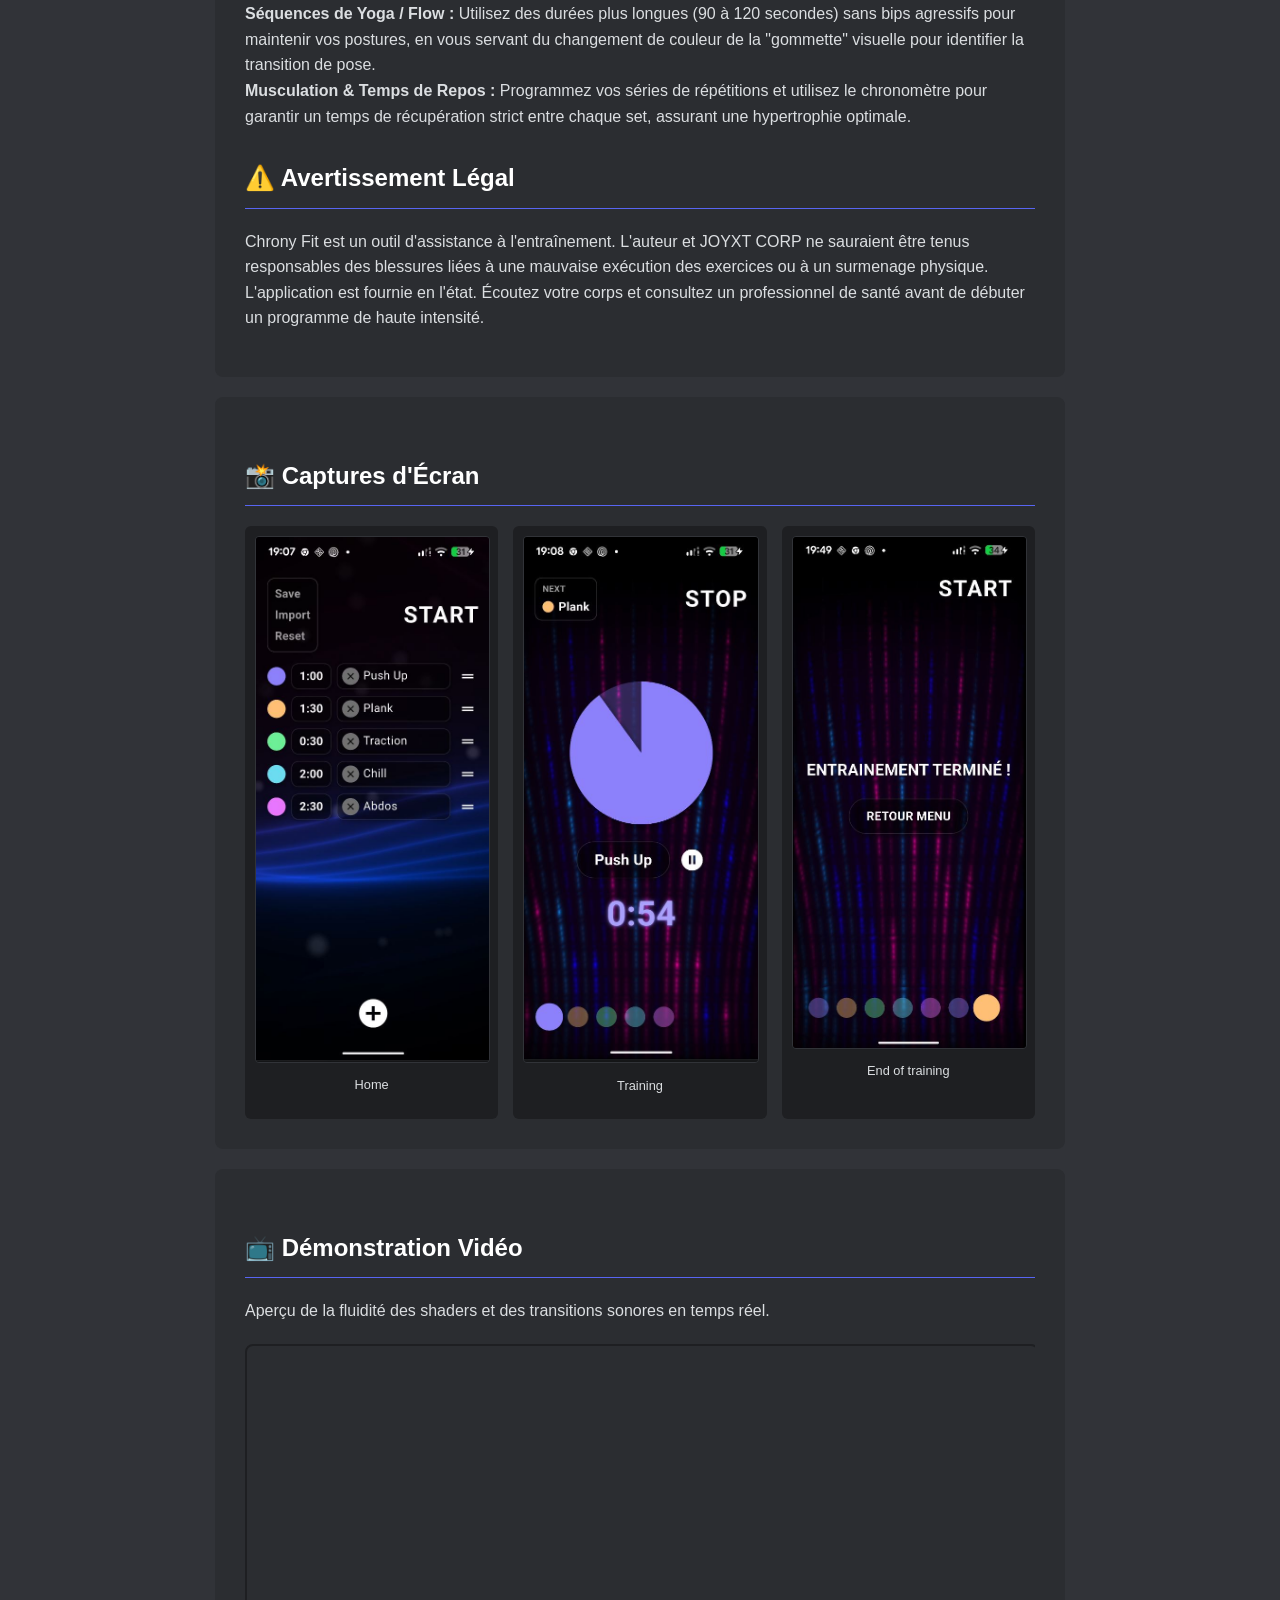
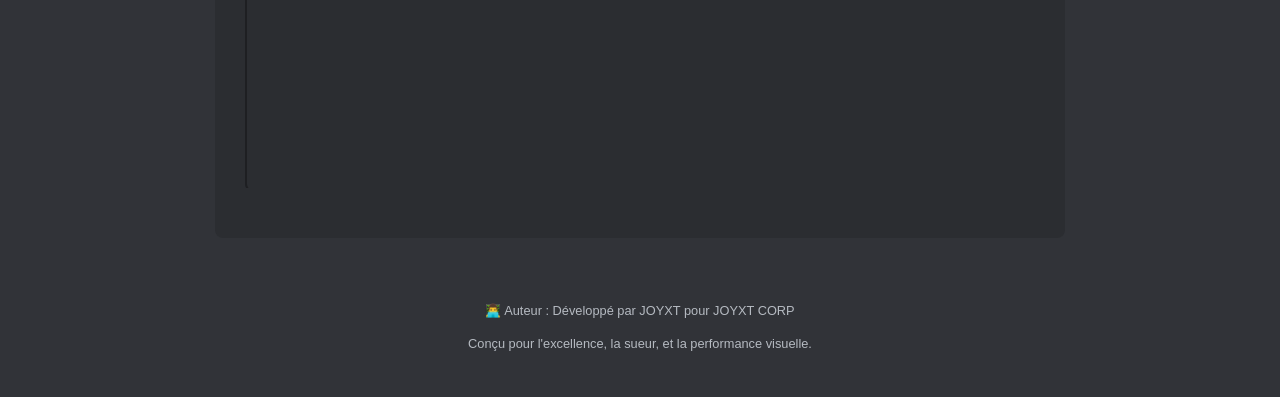
<file: ChronyFit.html>
<!DOCTYPE html>
<html lang="fr">
<head>
    <meta charset="UTF-8">
    <meta name="viewport" content="width=device-width, initial-scale=1.0">
    <title>ChronyFit - FR</title>
    <link rel="stylesheet" href="style.css">
</head>
<body>
<header>
    <h1>ChronyFit</h1>
    <div class="lang-switcher">
        <button class="active">Français</button>
        <button onclick="window.location.href='ChronyFit_en.html'">English</button>
    </div>
</header>

<nav class="toc">
    <strong>Sommaire :</strong>
    <a href="#raison">Raison d'Être</a>
    <a href="#mecanique">Mécanique</a>
    <a href="#utilisation">Utilisation</a>
    <a href="#scenarios">Scénarios</a>
    <a href="#legal">Légal</a>
    <a href="index.html" style="color:var(--text-muted)">[Retour Accueil]</a>
</nav>

<main>
    <div class="card">
        <img src="img/ChronyFit_iCO.png" alt="ChronyFit Logo" style="width: 100px; height: 100px; display: block; margin-bottom: 10px; border-radius: 50%;">
        <p><strong>Chrony Fit</strong></p>
        <p>Un assistant de chronométrage sportif immersif, conçu pour transformer l'effort en une expérience visuelle dynamique et sans friction.</p>
        
        <h2 id="raison">⚡ La Raison d'Être</h2>
        <p>La plupart des applications de fitness sont soit trop complexes, soit visuellement austères. Chrony Fit est né d'une volonté de fusionner la performance technique et le design génératif.<br>
        L'objectif est simple : offrir un outil de HIIT (High Intensity Interval Training) qui ne se contente pas de compter les secondes, mais qui accompagne l'utilisateur par une atmosphère visuelle et sonore réactive. <br>
        Chrony Fit élimine les distractions pour se concentrer sur l'essentiel : la séquence d'exercices, le temps restant, et la préparation de l'étape suivante, le tout dans un environnement fluide et esthétique.</p>

        <h2 id="mecanique">⚙️ La Mécanique Technique</h2>
        <p>Sous le capot, Chrony Fit exploite les capacités les plus avancées du framework Flutter :<br>
        <strong>Architecture Réactive :</strong> L'application utilise le pattern <em>Provider</em> pour synchroniser l'état du chronomètre avec l'interface utilisateur en temps réel, garantissant une précision à la milliseconde sans ralentissement de l'UI.<br>
        <strong>Moteur de Shaders GLSL :</strong> Contrairement aux applications classiques utilisant des images statiques, Chrony Fit embarque des <em>Fragment Shaders</em> compilés. Le mode "Pollen" (édition) et le mode "Working" (exercices) sont rendus à 60 FPS par le GPU, créant une ambiance vivante qui ne consomme que très peu de batterie.<br>
        <strong>Audio Tactique :</strong> Pour éviter les latences de lecture frustrantes lors des changements d'exercices, le moteur audio utilise un mode <em>Low Latency</em> avec préchargement des bips de transition dans la RAM. Les trois dernières secondes de chaque bloc déclenchent un signal sonore précis pour une transition fluide sans avoir à regarder l'écran.</p>

        <h2 id="utilisation">🚀 Utilisation & UX</h2>
        <p>L'interface a été pensée pour être manipulée avec des mains moites en plein effort :<br>
        <strong>1. Conception de la Routine :</strong> En mode édition, vous pouvez renommer vos exercices, ajuster leur durée via un sélecteur intuitif et réorganiser l'ordre de votre séance par simple <em>Drag-and-Drop</em>.<br>
        <strong>2. Persistance JSON :</strong> Vos entraînements ne sont pas prisonniers de l'application. ChronyFit permet d'exporter vos séquences complexes dans un fichier JSON universel ou d'importer des routines créées par d'autres sportifs.<br>
        <strong>3. Monitoring en Course :</strong> Une fois lancé, l'écran "Run" affiche un indicateur "NEXT" qui prévient l'utilisateur de l'exercice suivant, permettant d'anticiper les changements de matériel ou de position avant le signal sonore.</p>

        <h2 id="scenarios">📖 Scénarios d'Utilisation</h2>
        <p>Chrony Fit s'adapte à de multiples protocoles sportifs grâce à sa flexibilité totale :<br>
        <strong>Le Protocole Tabata Classique :</strong> Configurez 8 cycles de 20 secondes d'effort intense suivis de 10 secondes de repos. Visualisez l'accélération des rayons lumineux durant l'effort et le retour au calme des particules durant le repos.<br>
        <strong>Séquences de Yoga / Flow :</strong> Utilisez des durées plus longues (90 à 120 secondes) sans bips agressifs pour maintenir vos postures, en vous servant du changement de couleur de la "gommette" visuelle pour identifier la transition de pose.<br>
        <strong>Musculation & Temps de Repos :</strong> Programmez vos séries de répétitions et utilisez le chronomètre pour garantir un temps de récupération strict entre chaque set, assurant une hypertrophie optimale.</p>

        <h2 id="legal">⚠️ Avertissement Légal</h2>
        <p>Chrony Fit est un outil d'assistance à l'entraînement. L'auteur et JOYXT CORP ne sauraient être tenus responsables des blessures liées à une mauvaise exécution des exercices ou à un surmenage physique. <br>
        L'application est fournie en l'état. Écoutez votre corps et consultez un professionnel de santé avant de débuter un programme de haute intensité.</p>
    </div>
</main>

<main>
    <section class="card">
        <h2>📸 Captures d'Écran</h2>
        <div class="media-grid">
            <div class="media-item">
                <img src="img/ChronyFit_screen1.JPG" alt="Capture 1">
                <p style="font-size: 0.8em; margin-top: 5px;">Home</p>
            </div>
            <div class="media-item">
                <img src="img/ChronyFit_screen2.JPG" alt="Capture 2">
                <p style="font-size: 0.8em; margin-top: 5px;">Training</p>
            </div>
            <div class="media-item">
                <img src="img/ChronyFit_screen3.JPG" alt="Capture 3">
                <p style="font-size: 0.8em; margin-top: 5px;">End of training</p>
            </div>
        </div>
    </section>

    <section class="card">
        <h2>📺 Démonstration Vidéo</h2>
        <p>Aperçu de la fluidité des shaders et des transitions sonores en temps réel.</p>
        <div class="video-container">
            <iframe src="https://www.youtube.com/embed/b3b5P8mHUWU" frameborder="0" allowfullscreen></iframe>
        </div>
    </section>
</main>

<footer>
    <p>👨‍💻 Auteur : Développé par JOYXT pour JOYXT CORP</p>
    <p>Conçu pour l'excellence, la sueur, et la performance visuelle.</p>
</footer>
</body>
</html>
</file>
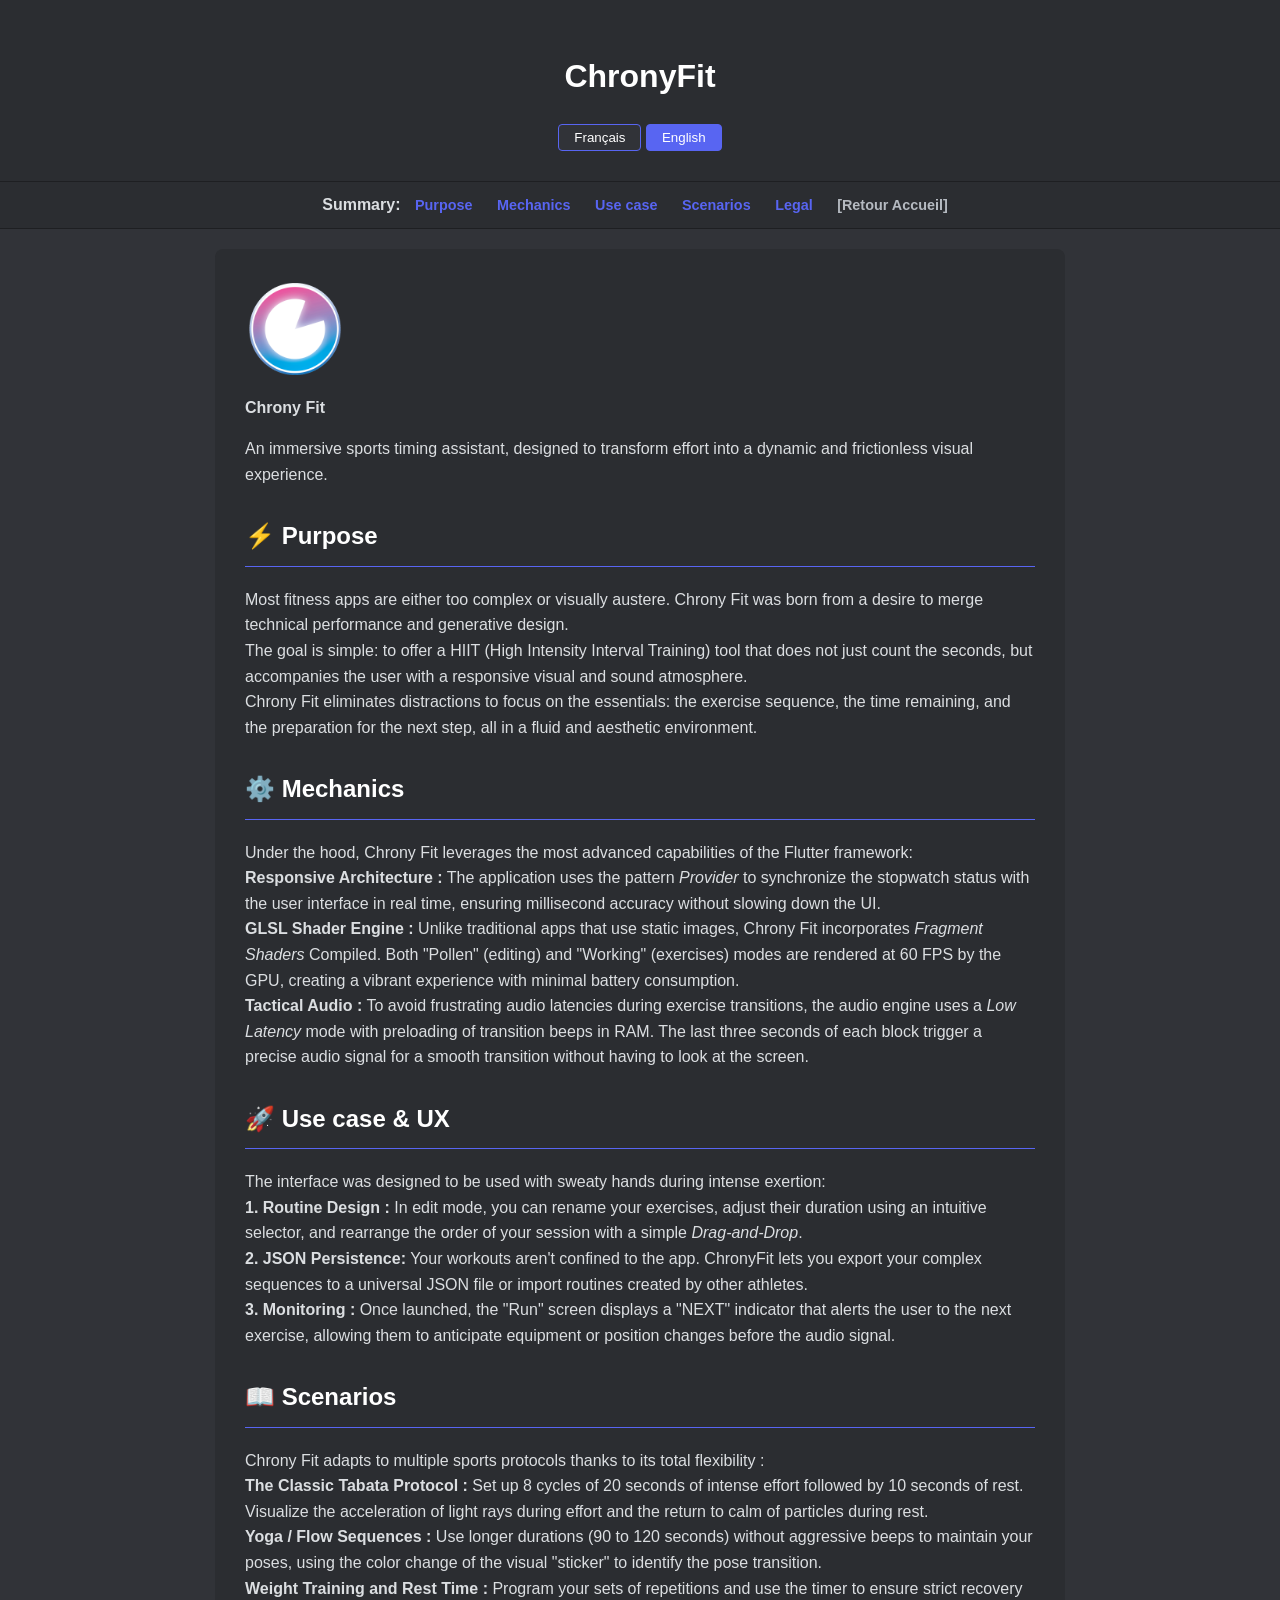
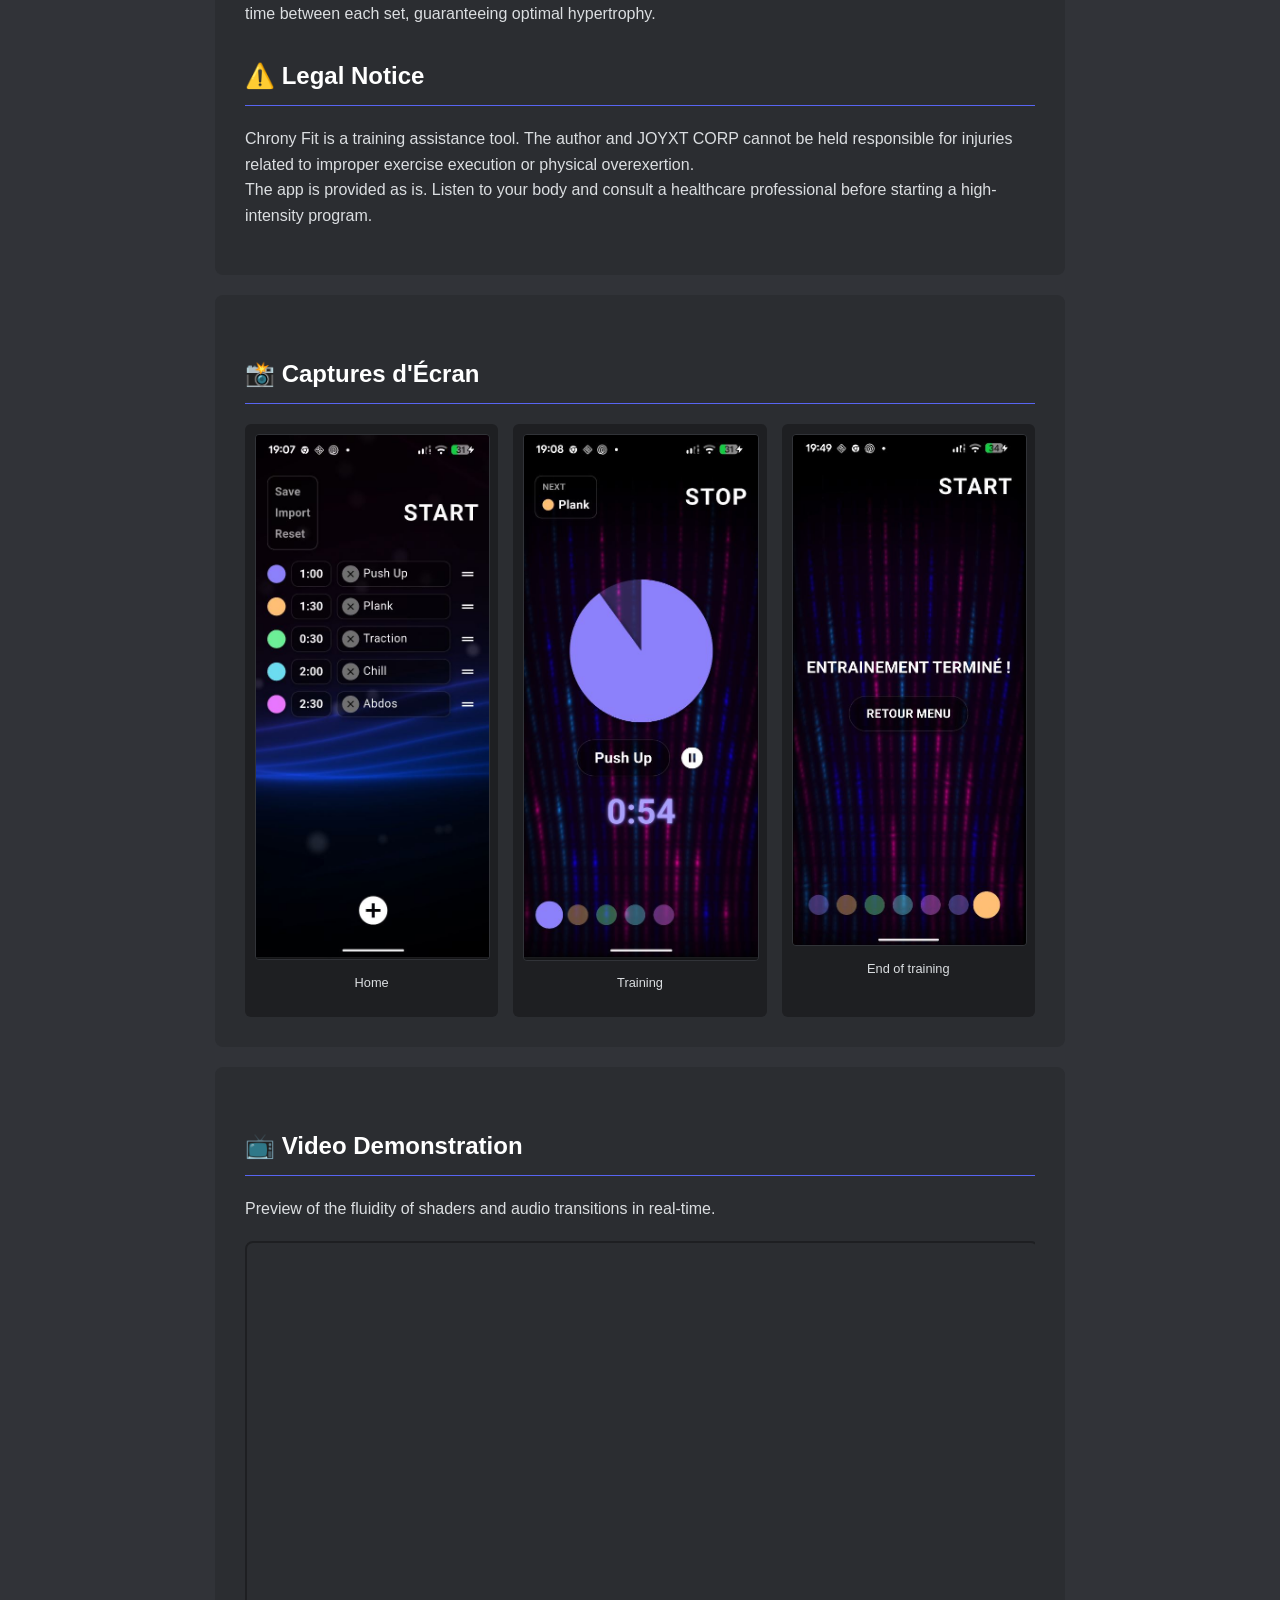
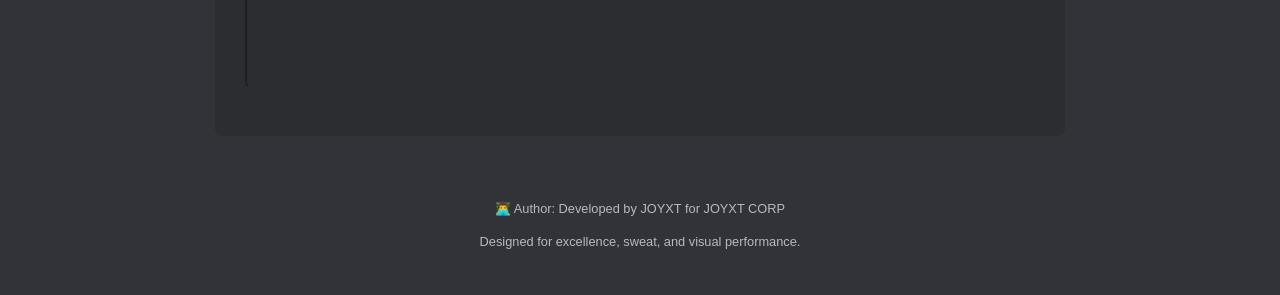
<file: ChronyFit_en.html>
<!DOCTYPE html>
<html lang="en">
<head>
    <meta charset="UTF-8">
    <meta name="viewport" content="width=device-width, initial-scale=1.0">
    <title>ChronyFit - FR</title>
    <link rel="stylesheet" href="style.css">
</head>
<body>
<header>
    <h1>ChronyFit</h1>
     <div class="lang-switcher">
        <button onclick="window.location.href='ChronyFit.html'">Français</button>
        <button class="active">English</button>
    </div>
</header>

<nav class="toc">
    <strong>Summary:</strong>
    <a href="#Purpose">Purpose</a>
    <a href="#Mechanics">Mechanics</a>
    <a href="#Use case">Use case</a>
    <a href="#Scenarios">Scenarios</a>
    <a href="#Legal">Legal</a>
    <a href="index.html" style="color:var(--text-muted)">[Retour Accueil]</a>
</nav>

<main>
    <div class="card">
        <img src="img/ChronyFit_iCO.png" alt="ChronyFit Logo" style="width: 100px; height: 100px; display: block; margin-bottom: 10px; border-radius: 50%;">
        <p><strong>Chrony Fit</strong></p>
        <p>An immersive sports timing assistant, designed to transform effort into a dynamic and frictionless visual experience.</p>
        
        <h2 id="Purpose">⚡ Purpose</h2>
        <p>Most fitness apps are either too complex or visually austere. Chrony Fit was born from a desire to merge technical performance and generative design.<br>
        The goal is simple: to offer a HIIT (High Intensity Interval Training) tool that does not just count the seconds, but accompanies the user with a responsive visual and sound atmosphere.<br>
        Chrony Fit eliminates distractions to focus on the essentials: the exercise sequence, the time remaining, and the preparation for the next step, all in a fluid and aesthetic environment.</p>

        <h2 id="Mechanics">⚙️ Mechanics</h2>
        <p>Under the hood, Chrony Fit leverages the most advanced capabilities of the Flutter framework:<br>
        <strong>Responsive Architecture :</strong> The application uses the pattern <em>Provider</em> to synchronize the stopwatch status with the user interface in real time, ensuring millisecond accuracy without slowing down the UI.<br>
        <strong>GLSL Shader Engine :</strong> Unlike traditional apps that use static images, Chrony Fit incorporates <em>Fragment Shaders</em> Compiled. Both "Pollen" (editing) and "Working" (exercises) modes are rendered at 60 FPS by the GPU, creating a vibrant experience with minimal battery consumption.<br>
        <strong>Tactical Audio :</strong> To avoid frustrating audio latencies during exercise transitions, the audio engine uses a <em>Low Latency</em> mode with preloading of transition beeps in RAM. The last three seconds of each block trigger a precise audio signal for a smooth transition without having to look at the screen.</p>

        <h2 id="Use case">🚀 Use case & UX</h2>
        <p>The interface was designed to be used with sweaty hands during intense exertion:<br>
        <strong>1. Routine Design :</strong> In edit mode, you can rename your exercises, adjust their duration using an intuitive selector, and rearrange the order of your session with a simple <em>Drag-and-Drop</em>.<br>
        <strong>2. JSON Persistence:</strong> Your workouts aren't confined to the app. ChronyFit lets you export your complex sequences to a universal JSON file or import routines created by other athletes.<br>
        <strong>3. Monitoring :</strong> Once launched, the "Run" screen displays a "NEXT" indicator that alerts the user to the next exercise, allowing them to anticipate equipment or position changes before the audio signal.</p>

        <h2 id="Scenarios">📖 Scenarios</h2>
        <p>Chrony Fit adapts to multiple sports protocols thanks to its total flexibility :<br>
        <strong>The Classic Tabata Protocol :</strong> Set up 8 cycles of 20 seconds of intense effort followed by 10 seconds of rest. Visualize the acceleration of light rays during effort and the return to calm of particles during rest.<br>
        <strong>Yoga / Flow Sequences :</strong> Use longer durations (90 to 120 seconds) without aggressive beeps to maintain your poses, using the color change of the visual "sticker" to identify the pose transition.<br>
        <strong>Weight Training and Rest Time :</strong> Program your sets of repetitions and use the timer to ensure strict recovery time between each set, guaranteeing optimal hypertrophy.</p>

        <h2 id="Legal">⚠️ Legal Notice</h2>
        <p>Chrony Fit is a training assistance tool. The author and JOYXT CORP cannot be held responsible for injuries related to improper exercise execution or physical overexertion. <br>
        The app is provided as is. Listen to your body and consult a healthcare professional before starting a high-intensity program.</p>
    </div>
</main>

<main>
    <section class="card">
        <h2>📸 Captures d'Écran</h2>
        <div class="media-grid">
            <div class="media-item">
                <img src="img/ChronyFit_screen1.JPG" alt="Capture 1">
                <p style="font-size: 0.8em; margin-top: 5px;">Home</p>
            </div>
            <div class="media-item">
                <img src="img/ChronyFit_screen2.JPG" alt="Capture 2">
                <p style="font-size: 0.8em; margin-top: 5px;">Training</p>
            </div>
            <div class="media-item">
                <img src="img/ChronyFit_screen3.JPG" alt="Capture 3">
                <p style="font-size: 0.8em; margin-top: 5px;">End of training</p>
            </div>
        </div>
    </section>

    <section class="card">
        <h2>📺 Video Demonstration</h2>
        <p>Preview of the fluidity of shaders and audio transitions in real-time.</p>
        <div class="video-container">
            <iframe src="https://www.youtube.com/embed/b3b5P8mHUWU" frameborder="0" allowfullscreen></iframe>
        </div>
    </section>
</main>

<footer>
    <p>👨‍💻 Author: Developed by JOYXT for JOYXT CORP</p>
    <p>Designed for excellence, sweat, and visual performance.</p>
</footer>
</body>
</html>
</file>
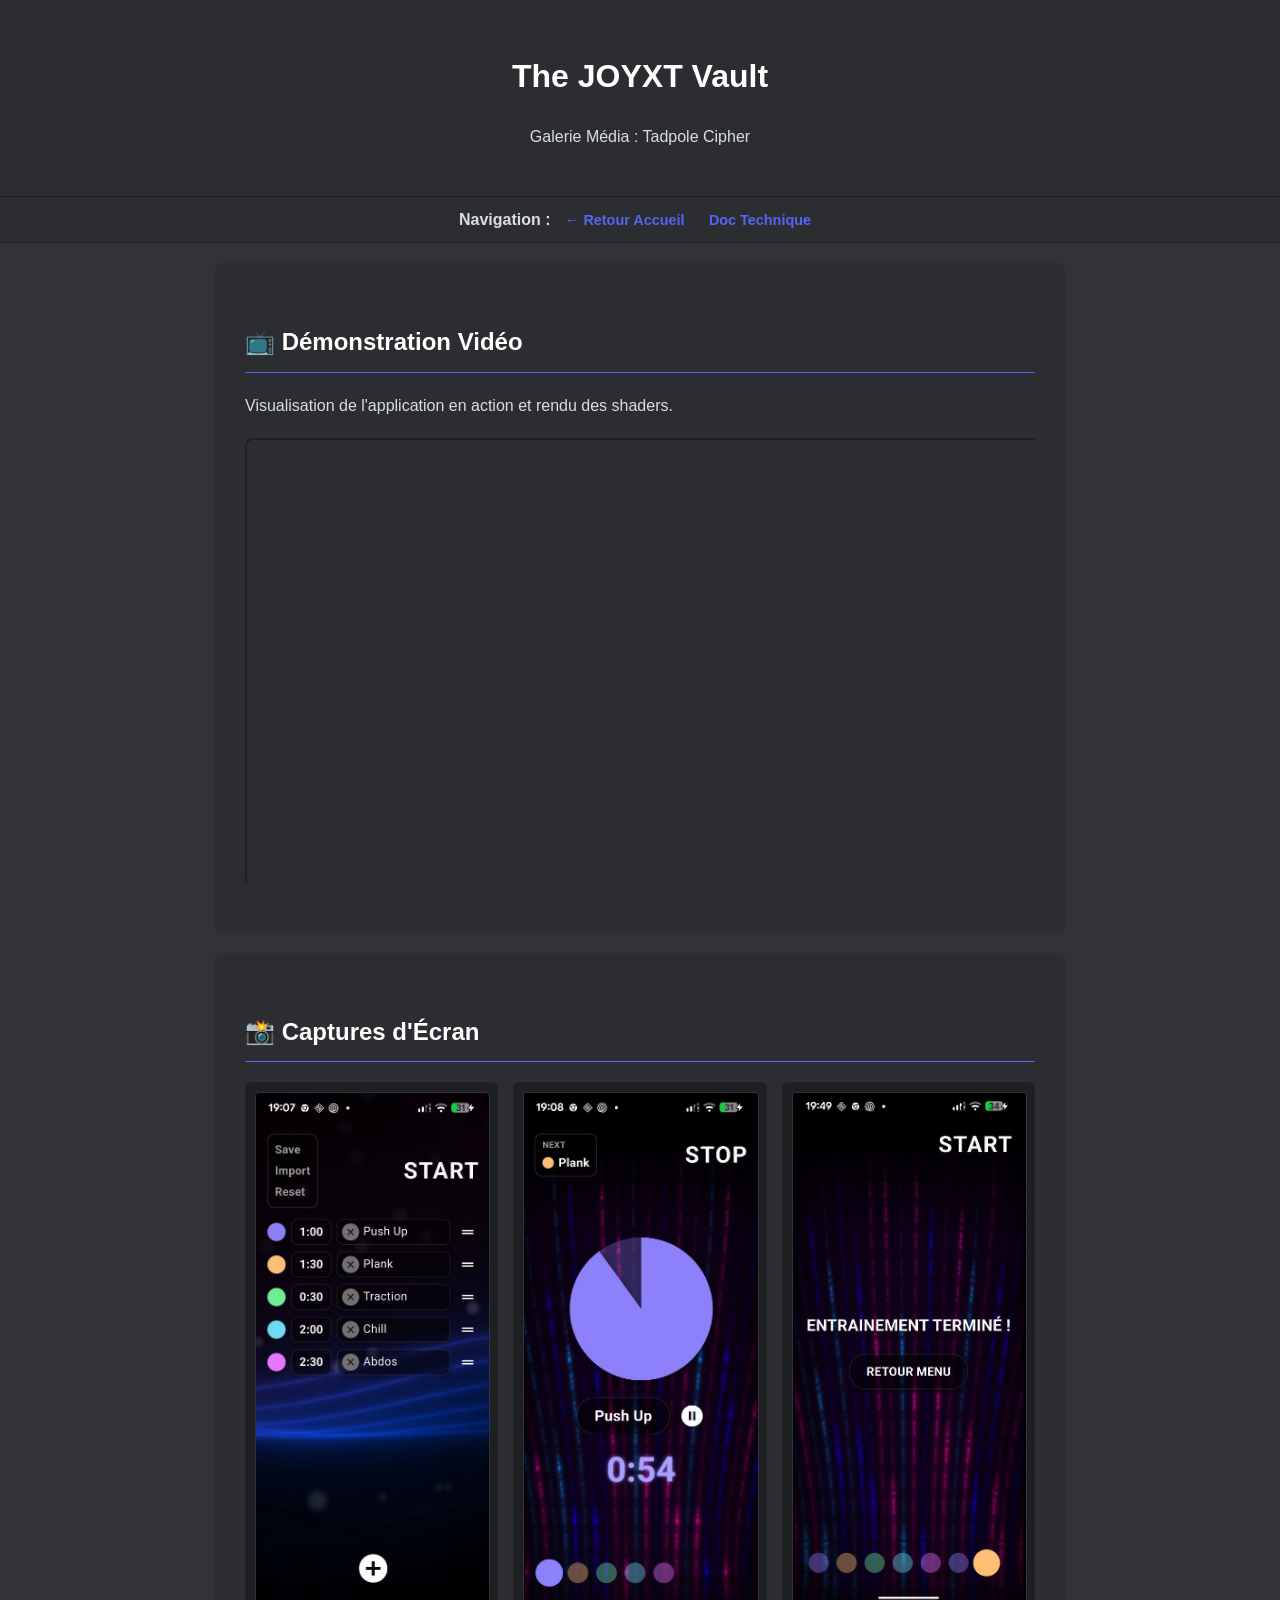
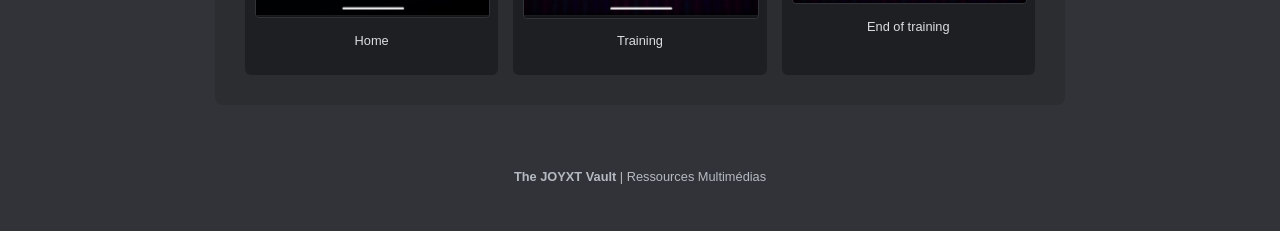
<file: ChronyFit_media.html>
<!DOCTYPE html>
<html lang="fr">
<head>
    <meta charset="UTF-8">
    <meta name="viewport" content="width=device-width, initial-scale=1.0">
    <title>ChronyFit - Média & Démo</title>
    <link rel="stylesheet" href="style.css">
</head>
<body>

<header>
    <h1>The JOYXT Vault</h1>
    <p>Galerie Média : Tadpole Cipher</p>
</header>

<nav class="toc">
    <strong>Navigation :</strong>
    <a href="index.html">← Retour Accueil</a>
    <a href="ChronyFit.html">Doc Technique</a>
</nav>

<main>
    <section class="card">
        <h2>📺 Démonstration Vidéo</h2>
        <p>Visualisation de l'application en action et rendu des shaders.</p>
        
        <div class="video-container">
    <iframe 
        src="https://www.youtube.com/embed/b3b5P8mHUWU" 
        frameborder="0" 
        allow="accelerometer; autoplay; clipboard-write; encrypted-media; gyroscope; picture-in-picture; web-share" 
        referrerpolicy="strict-origin-when-cross-origin"
        allowfullscreen>
    </iframe>
</div>
    </section>

    <section class="card">
        <h2>📸 Captures d'Écran</h2>
        <div class="media-grid">
            <div class="media-item">
                <img src="img/ChronyFit_screen1.JPG" alt="Capture 1">
                <p style="font-size: 0.8em; margin-top: 5px;">Home</p>
            </div>
            <div class="media-item">
                <img src="img/ChronyFit_screen2.JPG" alt="Capture 2">
                <p style="font-size: 0.8em; margin-top: 5px;">Training</p>
            </div>
            <div class="media-item">
                <img src="img/ChronyFit_screen3.JPG" alt="Capture 3">
                <p style="font-size: 0.8em; margin-top: 5px;">End of training</p>
            </div>
        </div>
    </section>
</main>

<footer>
    <p><strong>The JOYXT Vault</strong> | Ressources Multimédias</p>
</footer>

</body>
</html>
</file>
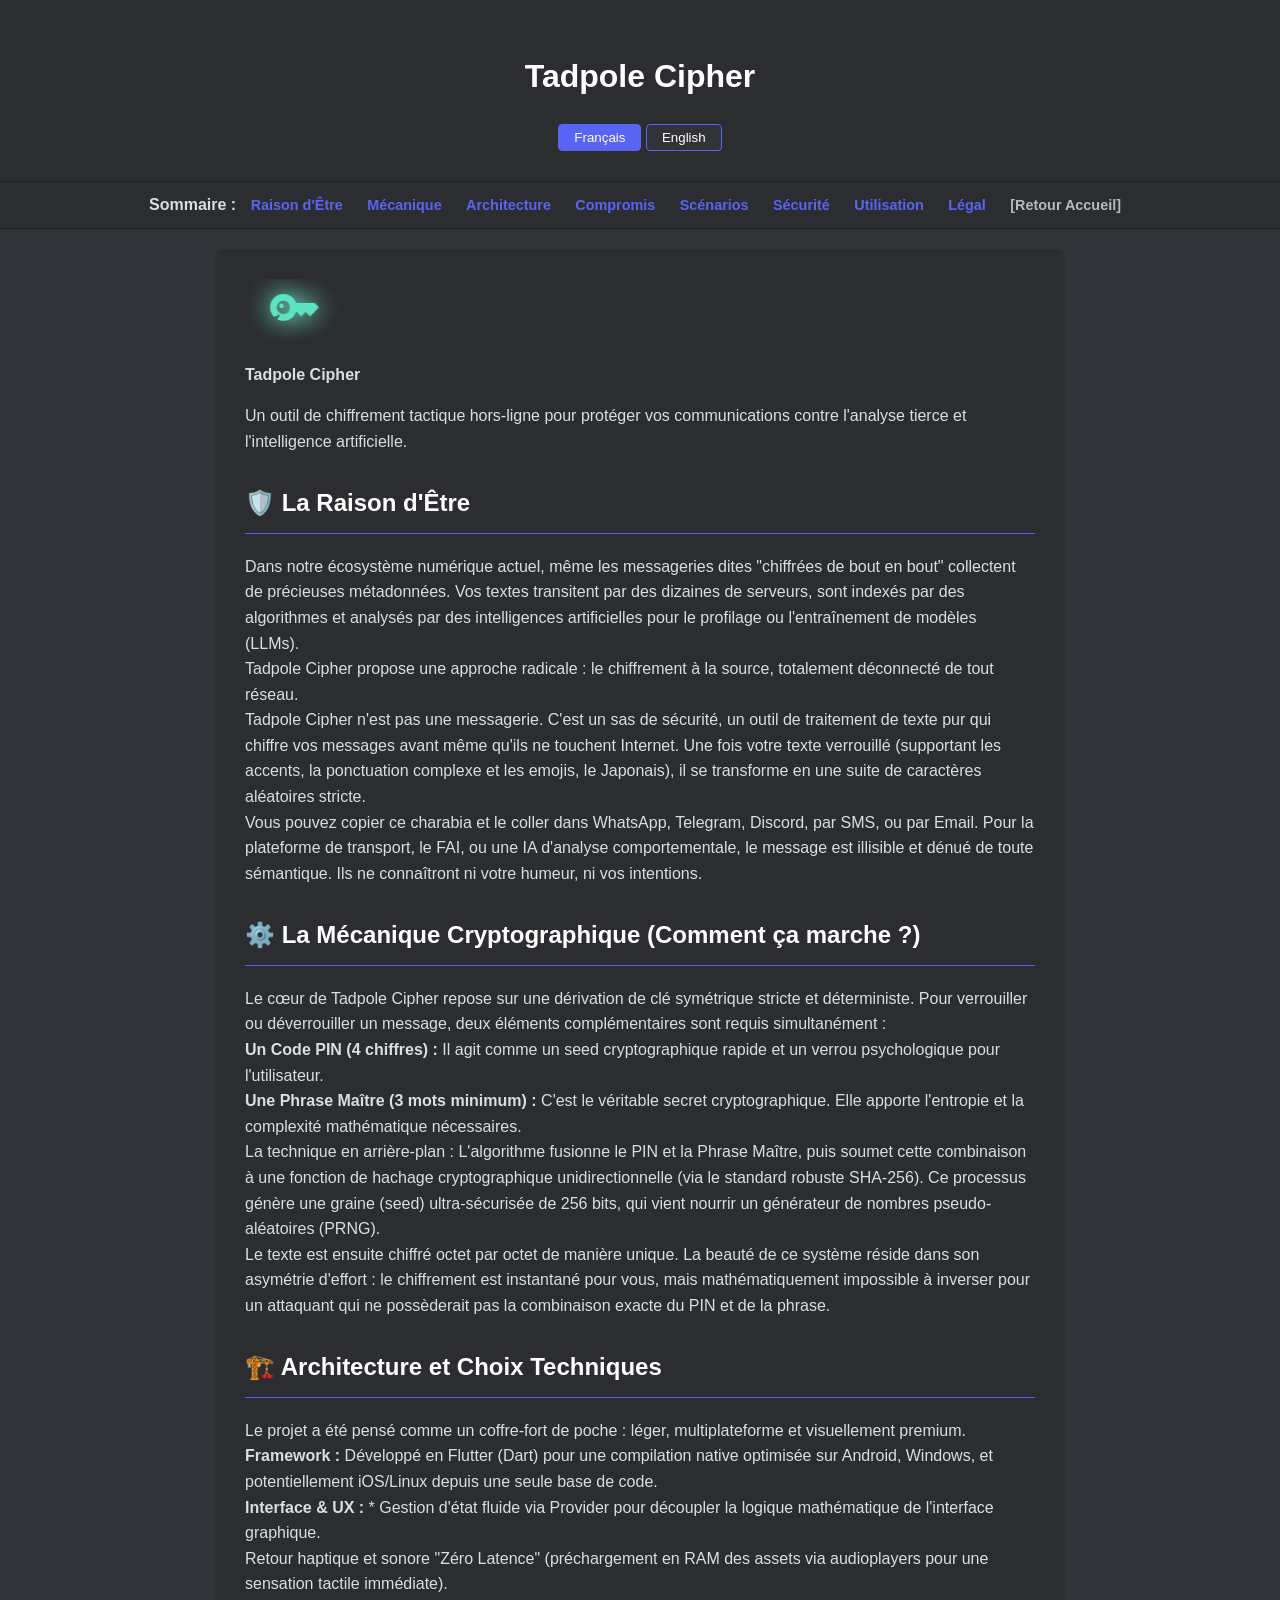
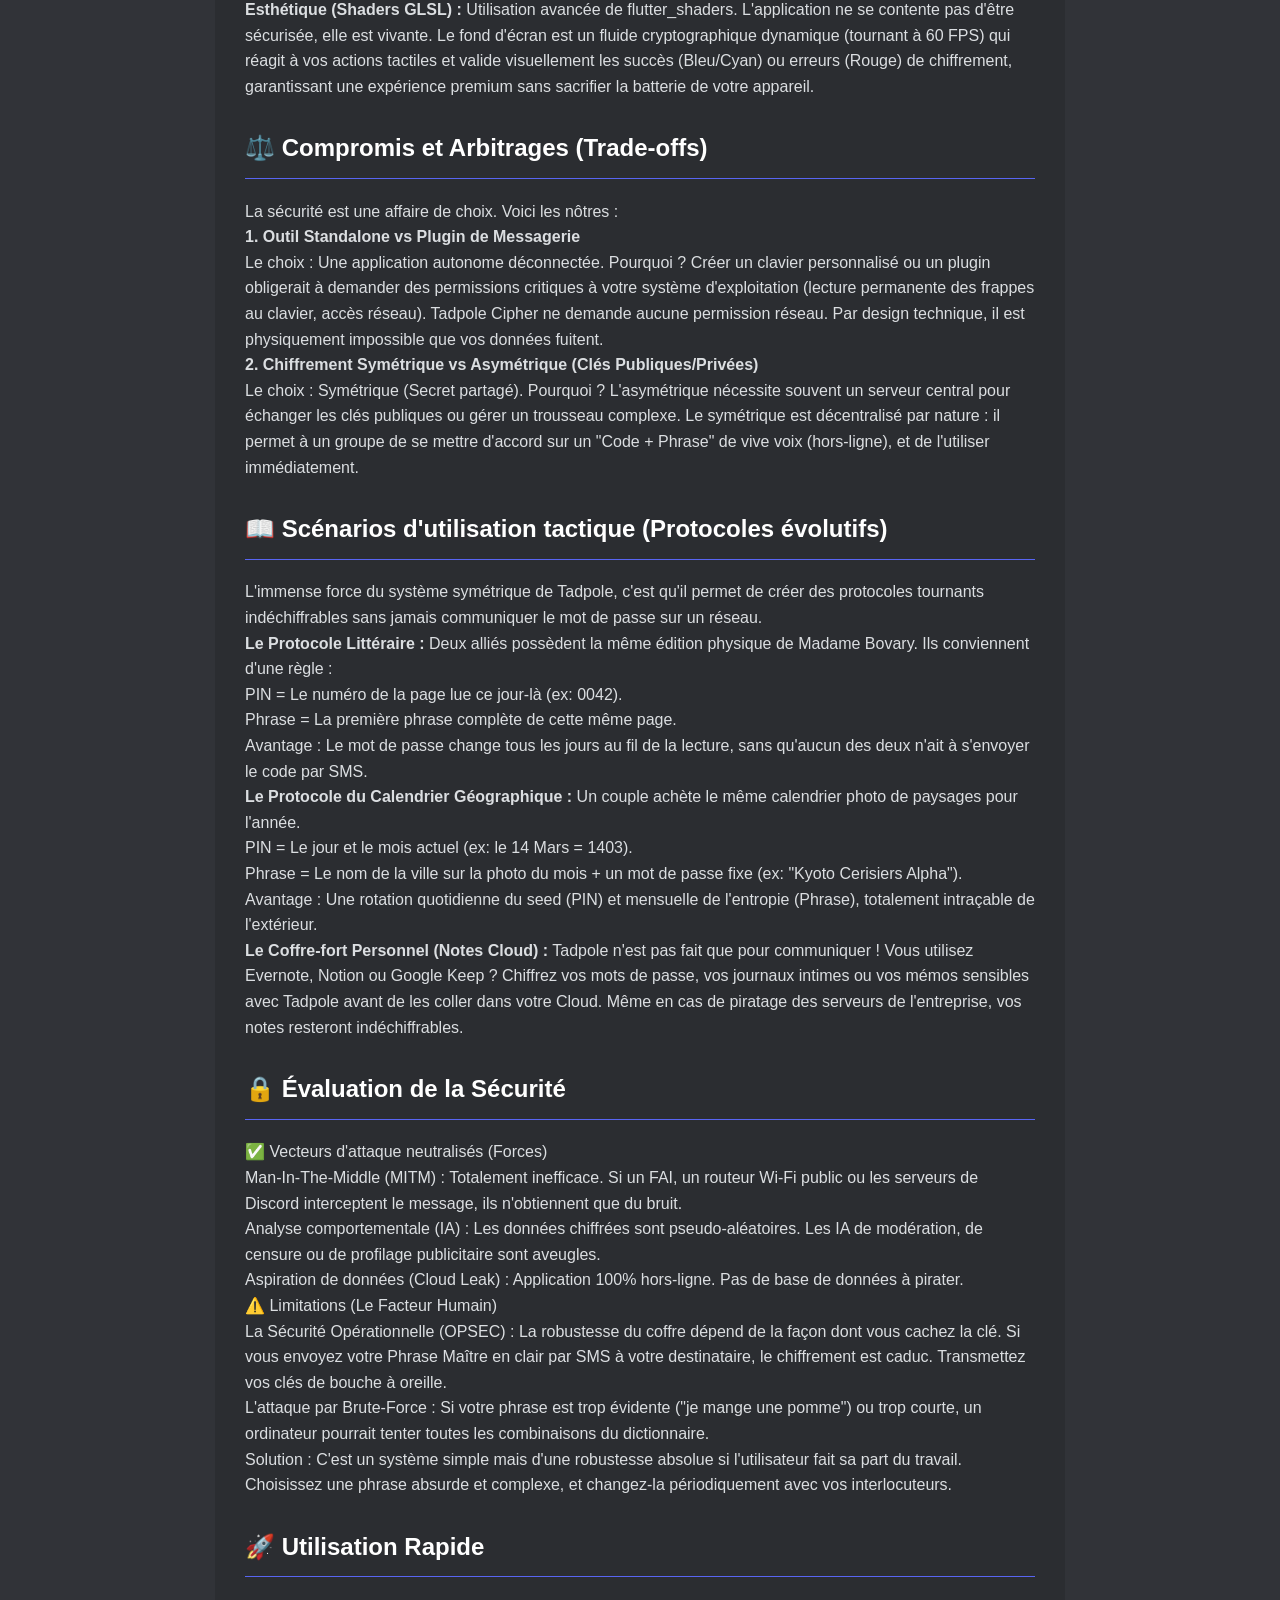
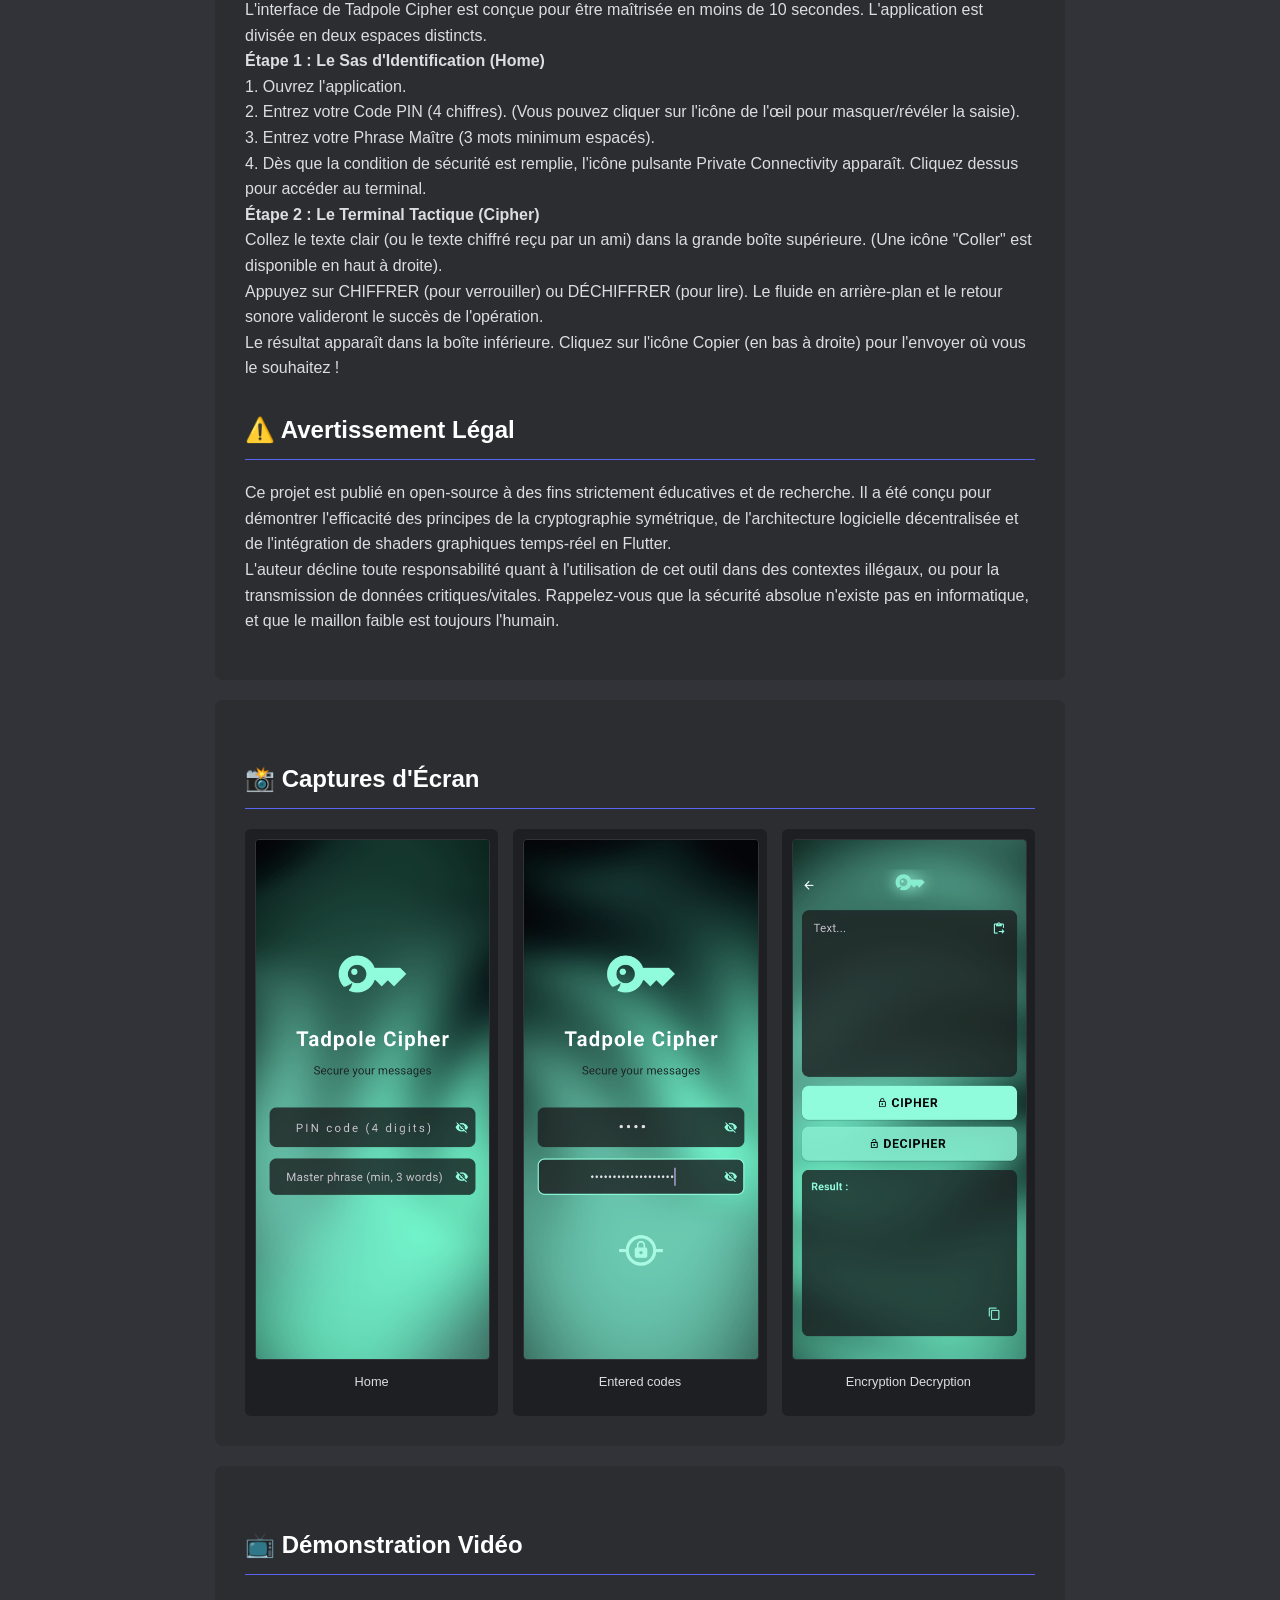
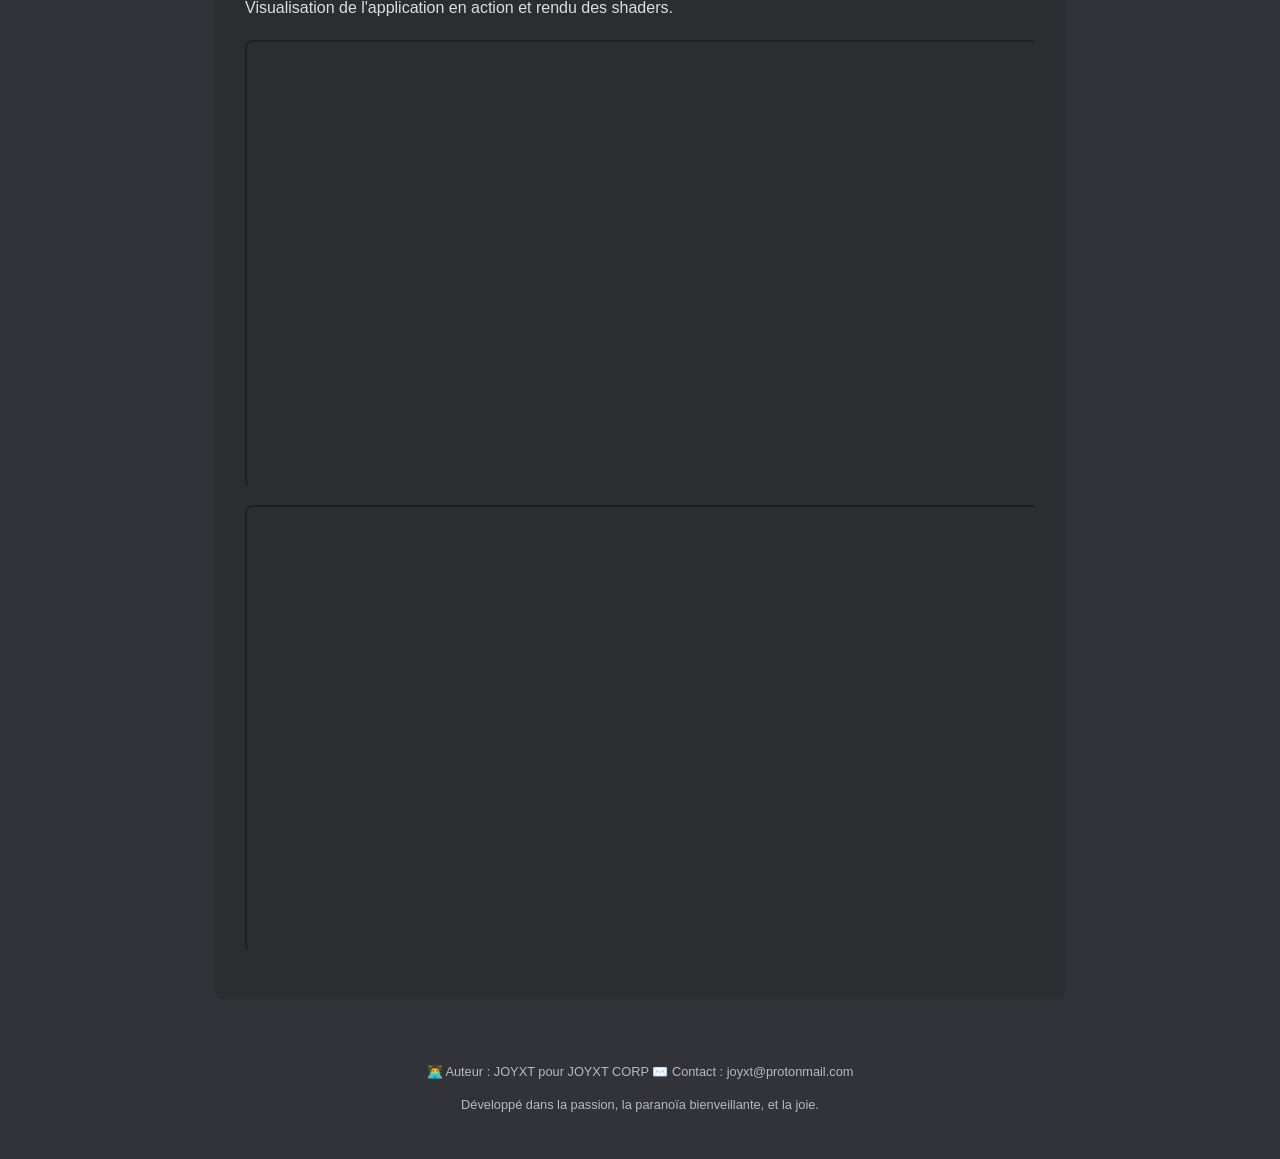
<file: tadpole_cipher.html>
<!DOCTYPE html>
<html lang="fr">
<head>
    <meta charset="UTF-8">
    <meta name="viewport" content="width=device-width, initial-scale=1.0">
    <title>Tadpole Cipher - FR</title>
    <link rel="stylesheet" href="style.css">
</head>
<body>
<header>
    <h1>Tadpole Cipher</h1>
    <div class="lang-switcher">
        <button class="active">Français</button>
        <button onclick="window.location.href='tadpole_cipher_en.html'">English</button>
    </div>
</header>

<nav class="toc">
    <strong>Sommaire :</strong>
    <a href="#raison">Raison d'Être</a>
    <a href="#mecanique">Mécanique</a>
    <a href="#architecture">Architecture</a>
    <a href="#compromis">Compromis</a>
    <a href="#scenarios">Scénarios</a>
    <a href="#securite">Sécurité</a>
    <a href="#utilisation">Utilisation</a>
    <a href="#legal">Légal</a>
    <a href="index.html" style="color:var(--text-muted)">[Retour Accueil]</a>
</nav>

<main>
    <div class="card">
        <img src="img/Tadpole_Cipher.png" alt="Tadpole Cipher Logo" style="width: 97px; height: 67px; max-width: 50%; display: block; margin-bottom: 0x; border-radius: 0px;">
        <p><strong>Tadpole Cipher</strong></p>
        <p>Un outil de chiffrement tactique hors-ligne pour protéger vos communications contre l'analyse tierce et l'intelligence artificielle.</p>
        
        <h2 id="raison">🛡️ La Raison d'Être</h2>
        <p>Dans notre écosystème numérique actuel, même les messageries dites "chiffrées de bout en bout" collectent de précieuses métadonnées. Vos textes transitent par des dizaines de serveurs, sont indexés par des algorithmes et analysés par des intelligences artificielles pour le profilage ou l'entraînement de modèles (LLMs).<br>
        Tadpole Cipher propose une approche radicale : le chiffrement à la source, totalement déconnecté de tout réseau.<br>
        Tadpole Cipher n'est pas une messagerie. C'est un sas de sécurité, un outil de traitement de texte pur qui chiffre vos messages avant même qu'ils ne touchent Internet. Une fois votre texte verrouillé (supportant les accents, la ponctuation complexe et les emojis, le Japonais), il se transforme en une suite de caractères aléatoires stricte.<br>
        Vous pouvez copier ce charabia et le coller dans WhatsApp, Telegram, Discord, par SMS, ou par Email. Pour la plateforme de transport, le FAI, ou une IA d'analyse comportementale, le message est illisible et dénué de toute sémantique. Ils ne connaîtront ni votre humeur, ni vos intentions.</p>

        <h2 id="mecanique">⚙️ La Mécanique Cryptographique (Comment ça marche ?)</h2>
        <p>Le cœur de Tadpole Cipher repose sur une dérivation de clé symétrique stricte et déterministe. Pour verrouiller ou déverrouiller un message, deux éléments complémentaires sont requis simultanément :<br>
        <strong>Un Code PIN (4 chiffres) :</strong> Il agit comme un seed cryptographique rapide et un verrou psychologique pour l'utilisateur.<br>
        <strong>Une Phrase Maître (3 mots minimum) :</strong> C'est le véritable secret cryptographique. Elle apporte l'entropie et la complexité mathématique nécessaires.<br>
        La technique en arrière-plan : L'algorithme fusionne le PIN et la Phrase Maître, puis soumet cette combinaison à une fonction de hachage cryptographique unidirectionnelle (via le standard robuste SHA-256). Ce processus génère une graine (seed) ultra-sécurisée de 256 bits, qui vient nourrir un générateur de nombres pseudo-aléatoires (PRNG).<br>
        Le texte est ensuite chiffré octet par octet de manière unique. La beauté de ce système réside dans son asymétrie d'effort : le chiffrement est instantané pour vous, mais mathématiquement impossible à inverser pour un attaquant qui ne possèderait pas la combinaison exacte du PIN et de la phrase.</p>

        <h2 id="architecture">🏗️ Architecture et Choix Techniques</h2>
        <p>Le projet a été pensé comme un coffre-fort de poche : léger, multiplateforme et visuellement premium.<br>
        <strong>Framework :</strong> Développé en Flutter (Dart) pour une compilation native optimisée sur Android, Windows, et potentiellement iOS/Linux depuis une seule base de code.<br>
        <strong>Interface & UX :</strong> * Gestion d'état fluide via Provider pour découpler la logique mathématique de l'interface graphique.<br>
        Retour haptique et sonore "Zéro Latence" (préchargement en RAM des assets via audioplayers pour une sensation tactile immédiate).<br>
        <strong>Esthétique (Shaders GLSL) :</strong> Utilisation avancée de flutter_shaders. L'application ne se contente pas d'être sécurisée, elle est vivante. Le fond d'écran est un fluide cryptographique dynamique (tournant à 60 FPS) qui réagit à vos actions tactiles et valide visuellement les succès (Bleu/Cyan) ou erreurs (Rouge) de chiffrement, garantissant une expérience premium sans sacrifier la batterie de votre appareil.</p>

        <h2 id="compromis">⚖️ Compromis et Arbitrages (Trade-offs)</h2>
        <p>La sécurité est une affaire de choix. Voici les nôtres :<br>
        <strong>1. Outil Standalone vs Plugin de Messagerie</strong><br>
        Le choix : Une application autonome déconnectée. Pourquoi ? Créer un clavier personnalisé ou un plugin obligerait à demander des permissions critiques à votre système d'exploitation (lecture permanente des frappes au clavier, accès réseau). Tadpole Cipher ne demande aucune permission réseau. Par design technique, il est physiquement impossible que vos données fuitent.<br>
        <strong>2. Chiffrement Symétrique vs Asymétrique (Clés Publiques/Privées)</strong><br>
        Le choix : Symétrique (Secret partagé). Pourquoi ? L'asymétrique nécessite souvent un serveur central pour échanger les clés publiques ou gérer un trousseau complexe. Le symétrique est décentralisé par nature : il permet à un groupe de se mettre d'accord sur un "Code + Phrase" de vive voix (hors-ligne), et de l'utiliser immédiatement.</p>

        <h2 id="scenarios">📖 Scénarios d'utilisation tactique (Protocoles évolutifs)</h2>
        <p>L'immense force du système symétrique de Tadpole, c'est qu'il permet de créer des protocoles tournants indéchiffrables sans jamais communiquer le mot de passe sur un réseau.<br>
        <strong>Le Protocole Littéraire :</strong> Deux alliés possèdent la même édition physique de Madame Bovary. Ils conviennent d'une règle :<br>
        PIN = Le numéro de la page lue ce jour-là (ex: 0042).<br>
        Phrase = La première phrase complète de cette même page.<br>
        Avantage : Le mot de passe change tous les jours au fil de la lecture, sans qu'aucun des deux n'ait à s'envoyer le code par SMS.<br>
        <strong>Le Protocole du Calendrier Géographique :</strong> Un couple achète le même calendrier photo de paysages pour l'année.<br>
        PIN = Le jour et le mois actuel (ex: le 14 Mars = 1403).<br>
        Phrase = Le nom de la ville sur la photo du mois + un mot de passe fixe (ex: "Kyoto Cerisiers Alpha").<br>
        Avantage : Une rotation quotidienne du seed (PIN) et mensuelle de l'entropie (Phrase), totalement intraçable de l'extérieur.<br>
        <strong>Le Coffre-fort Personnel (Notes Cloud) :</strong> Tadpole n'est pas fait que pour communiquer ! Vous utilisez Evernote, Notion ou Google Keep ? Chiffrez vos mots de passe, vos journaux intimes ou vos mémos sensibles avec Tadpole avant de les coller dans votre Cloud. Même en cas de piratage des serveurs de l'entreprise, vos notes resteront indéchiffrables.</p>

        <h2 id="securite">🔒 Évaluation de la Sécurité</h2>
        <p>✅ Vecteurs d'attaque neutralisés (Forces)<br>
        Man-In-The-Middle (MITM) : Totalement inefficace. Si un FAI, un routeur Wi-Fi public ou les serveurs de Discord interceptent le message, ils n'obtiennent que du bruit.<br>
        Analyse comportementale (IA) : Les données chiffrées sont pseudo-aléatoires. Les IA de modération, de censure ou de profilage publicitaire sont aveugles.<br>
        Aspiration de données (Cloud Leak) : Application 100% hors-ligne. Pas de base de données à pirater.<br>
        ⚠️ Limitations (Le Facteur Humain)<br>
        La Sécurité Opérationnelle (OPSEC) : La robustesse du coffre dépend de la façon dont vous cachez la clé. Si vous envoyez votre Phrase Maître en clair par SMS à votre destinataire, le chiffrement est caduc. Transmettez vos clés de bouche à oreille.<br>
        L'attaque par Brute-Force : Si votre phrase est trop évidente ("je mange une pomme") ou trop courte, un ordinateur pourrait tenter toutes les combinaisons du dictionnaire.<br>
        Solution : C'est un système simple mais d'une robustesse absolue si l'utilisateur fait sa part du travail. Choisissez une phrase absurde et complexe, et changez-la périodiquement avec vos interlocuteurs.</p>

        <h2 id="utilisation">🚀 Utilisation Rapide</h2>
        <p>L'interface de Tadpole Cipher est conçue pour être maîtrisée en moins de 10 secondes. L'application est divisée en deux espaces distincts.<br>
        <strong>Étape 1 : Le Sas d'Identification (Home)</strong><br>
        1. Ouvrez l'application.<br>
        2. Entrez votre Code PIN (4 chiffres). (Vous pouvez cliquer sur l'icône de l'œil pour masquer/révéler la saisie).<br>
        3. Entrez votre Phrase Maître (3 mots minimum espacés).<br>
        4. Dès que la condition de sécurité est remplie, l'icône pulsante Private Connectivity apparaît. Cliquez dessus pour accéder au terminal.<br>
        <strong>Étape 2 : Le Terminal Tactique (Cipher)</strong><br>
        Collez le texte clair (ou le texte chiffré reçu par un ami) dans la grande boîte supérieure. (Une icône "Coller" est disponible en haut à droite).<br>
        Appuyez sur CHIFFRER (pour verrouiller) ou DÉCHIFFRER (pour lire). Le fluide en arrière-plan et le retour sonore valideront le succès de l'opération.<br>
        Le résultat apparaît dans la boîte inférieure. Cliquez sur l'icône Copier (en bas à droite) pour l'envoyer où vous le souhaitez !</p>

        <h2 id="legal">⚠️ Avertissement Légal</h2>
        <p>Ce projet est publié en open-source à des fins strictement éducatives et de recherche. Il a été conçu pour démontrer l'efficacité des principes de la cryptographie symétrique, de l'architecture logicielle décentralisée et de l'intégration de shaders graphiques temps-réel en Flutter.<br>
        L'auteur décline toute responsabilité quant à l'utilisation de cet outil dans des contextes illégaux, ou pour la transmission de données critiques/vitales. Rappelez-vous que la sécurité absolue n'existe pas en informatique, et que le maillon faible est toujours l'humain.</p>
    </div>
</main>
<main>
    
    <section class="card">
        <h2>📸 Captures d'Écran</h2>
        <div class="media-grid">
            <div class="media-item">
                <img src="img/screen1.jpg" alt="Capture 1">
                <p style="font-size: 0.8em; margin-top: 5px;">Home</p>
            </div>
            <div class="media-item">
                <img src="img/screen2.jpg" alt="Capture 2">
                <p style="font-size: 0.8em; margin-top: 5px;">Entered codes</p>
            </div>
            <div class="media-item">
                <img src="img/screen3.jpg" alt="Capture 3">
                <p style="font-size: 0.8em; margin-top: 5px;">Encryption Decryption</p>
            </div>
        </div>
    </section>

    <section class="card">
        <h2>📺 Démonstration Vidéo</h2>
        <p>Visualisation de l'application en action et rendu des shaders.</p>
        
        <div class="video-container">
    <iframe 
    width="450" 
    height="800" 
    src="https://www.youtube.com/embed/K1L3Ck9oW8Q" 
    frameborder="0" 
    allow="accelerometer; autoplay; clipboard-write; encrypted-media; gyroscope; picture-in-picture; web-share" 
    referrerpolicy="strict-origin-when-cross-origin"
    allowfullscreen>
</iframe>
</div>
<div class="video-container">
            <iframe 
                width="450" 
                height="800" 
                src="https://www.youtube.com/embed/_Si60xX9CW8?si=WUaBXV2Em2p8pWYL"  
                frameborder="0" 
                allow="accelerometer; autoplay; clipboard-write; encrypted-media; gyroscope; picture-in-picture; web-share" 
                referrerpolicy="strict-origin-when-cross-origin"
                allowfullscreen>
            </iframe>
        </div>
    </section>
</main>
<footer>
    <p>👨‍💻 Auteur : JOYXT pour JOYXT CORP ✉️ Contact : joyxt@protonmail.com</p>
    <p>Développé dans la passion, la paranoïa bienveillante, et la joie.</p>
</footer>
</body>
</html>
</file>
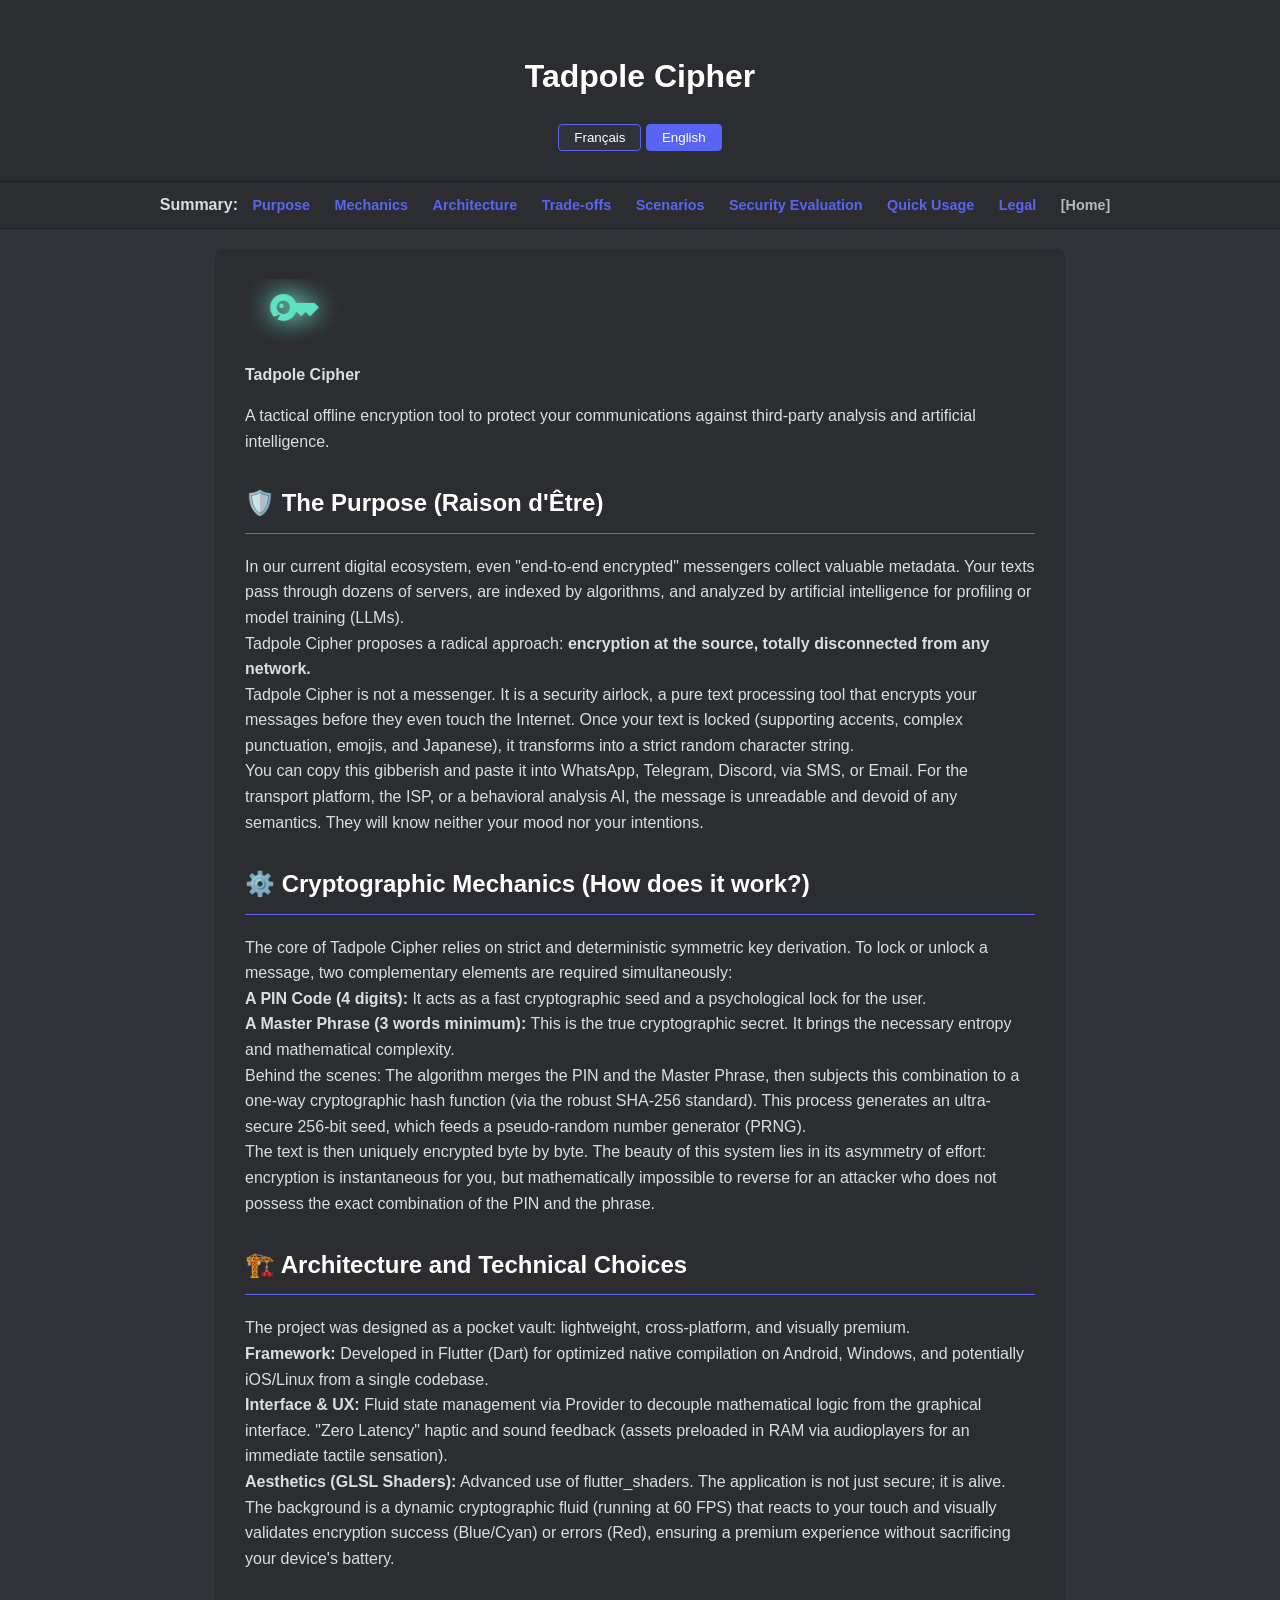
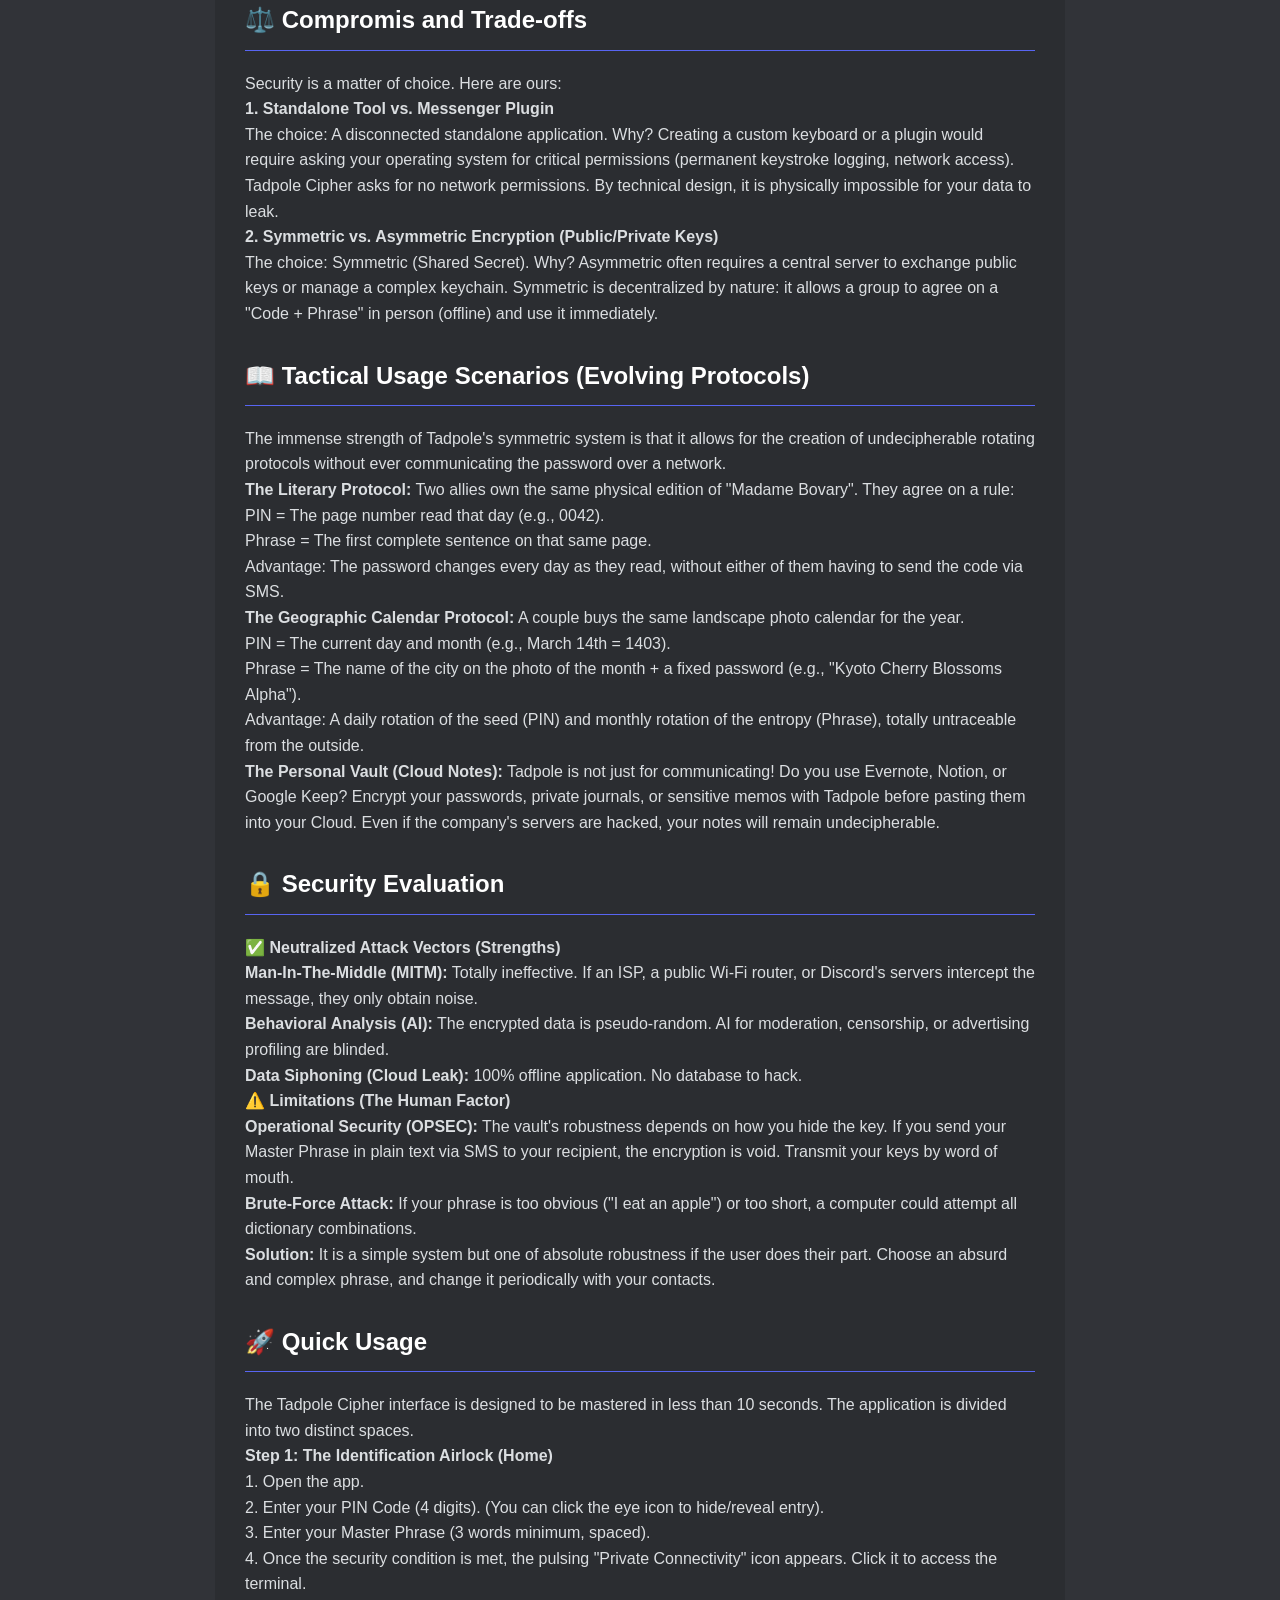
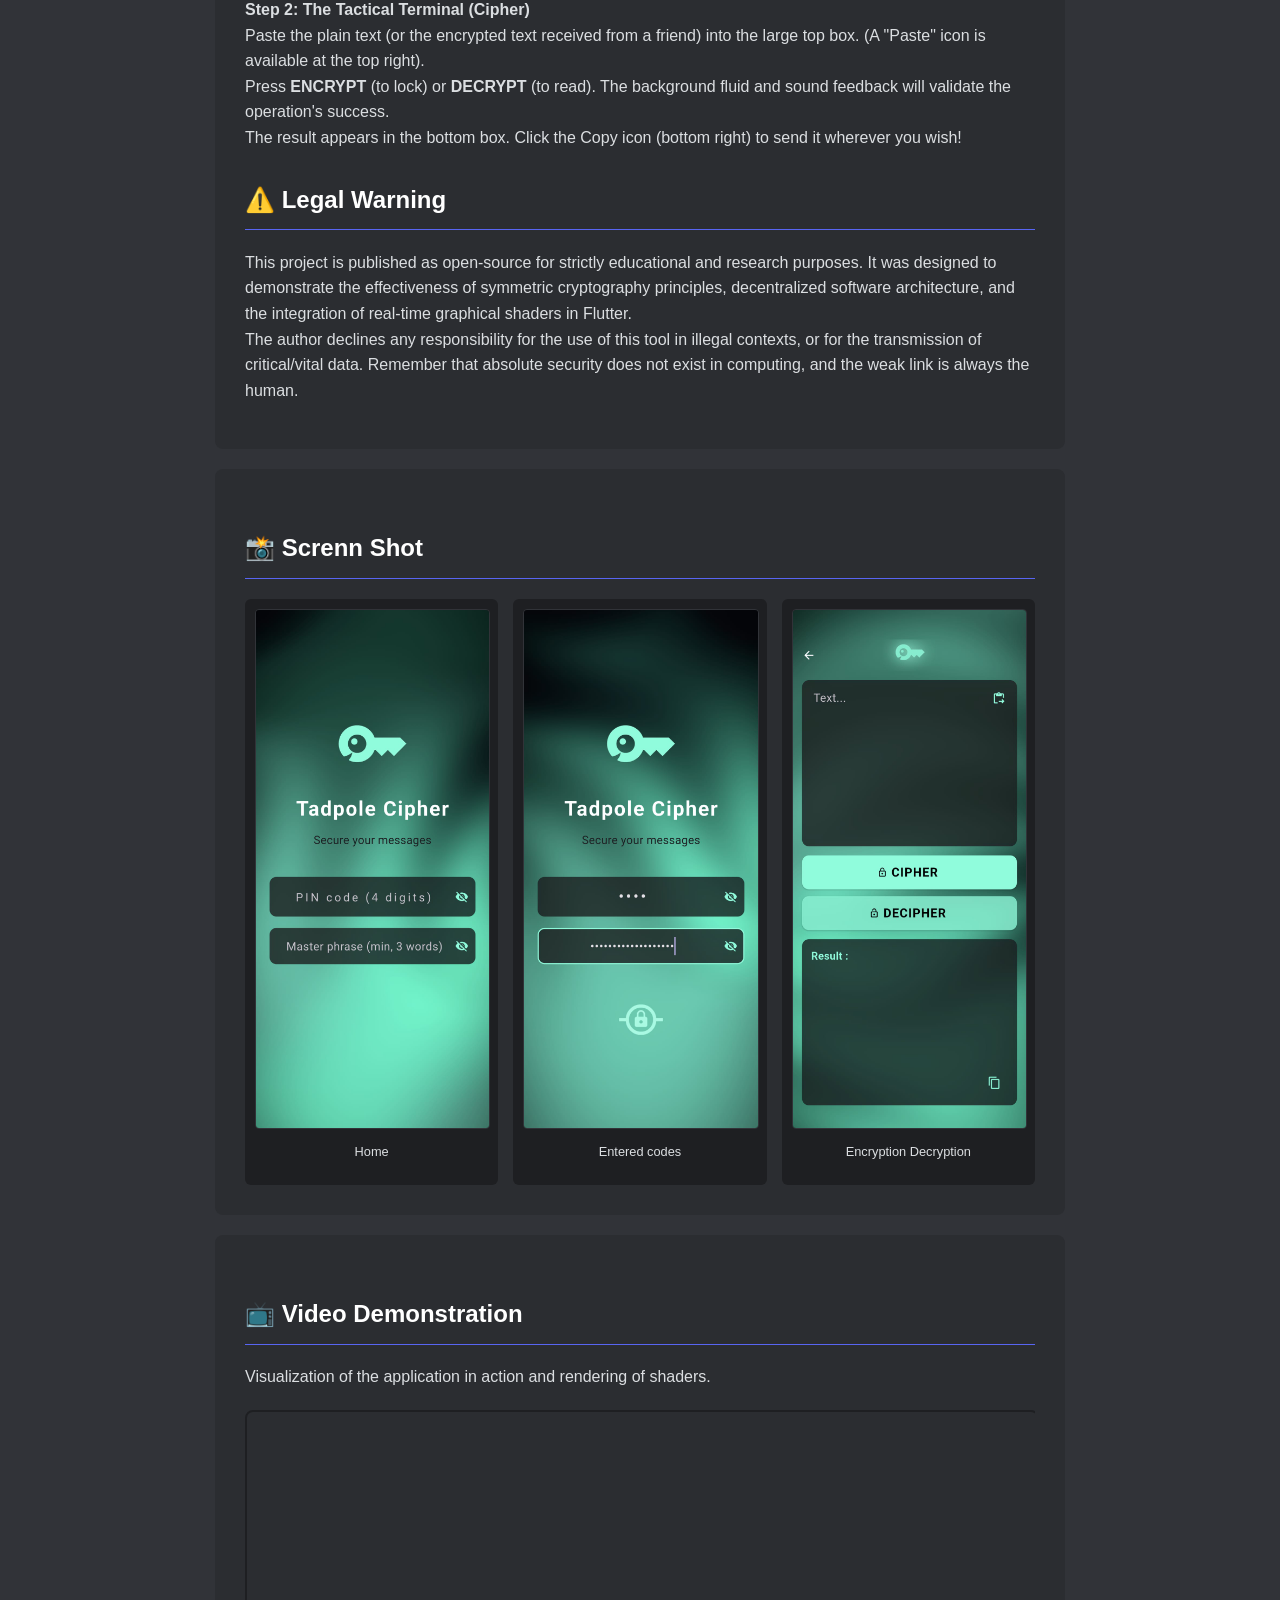
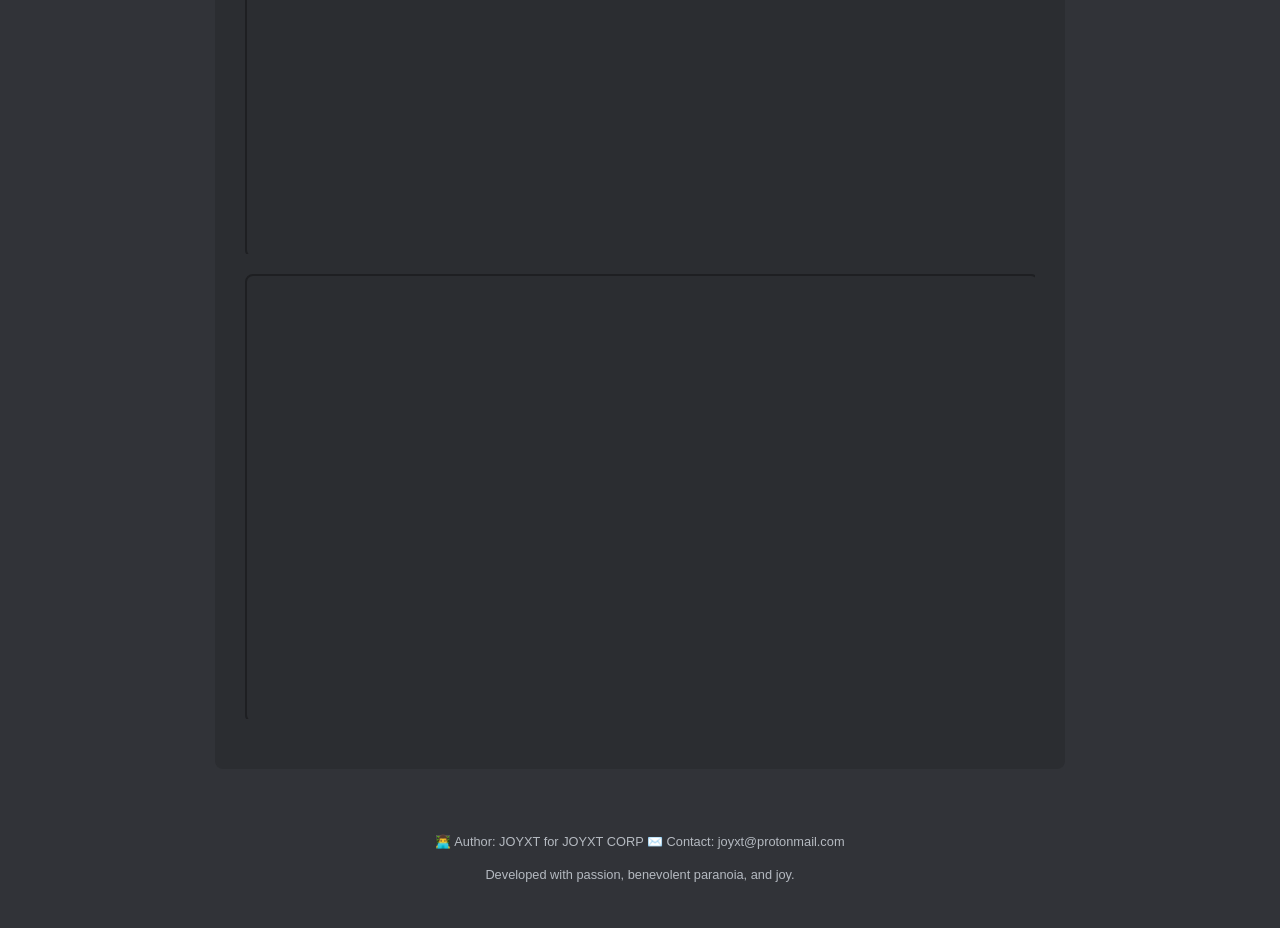
<file: tadpole_cipher_en.html>
<!DOCTYPE html>
<html lang="en">
<head>
    <meta charset="UTF-8">
    <meta name="viewport" content="width=device-width, initial-scale=1.0">
    <title>Tadpole Cipher - English Documentation</title>
    <link rel="stylesheet" href="style.css">
</head>
<body>

<header>
    <h1>Tadpole Cipher</h1>
    <div class="lang-switcher">
        <button onclick="window.location.href='tadpole_cipher.html'">Français</button>
        <button class="active">English</button>
    </div>
</header>

<nav class="toc">
    <strong>Summary:</strong>
    <a href="#purpose">Purpose</a>
    <a href="#mechanics">Mechanics</a>
    <a href="#architecture">Architecture</a>
    <a href="#tradeoffs">Trade-offs</a>
    <a href="#scenarios">Scenarios</a>
    <a href="#security">Security Evaluation</a>
    <a href="#usage">Quick Usage</a>
    <a href="#legal">Legal</a>
    <a href="index.html" style="color:var(--text-muted)">[Home]</a>
</nav>

<main>
    <div class="card">
        <img src="img/Tadpole_Cipher.png" alt="Tadpole Cipher Logo" style="width: 97px; height: 67px; max-width: 50%; display: block; margin-bottom: 0x; border-radius: 0px;">
        <p><strong>Tadpole Cipher</strong></p>
        <p>A tactical offline encryption tool to protect your communications against third-party analysis and artificial intelligence.</p>
        
        <h2 id="purpose">🛡️ The Purpose (Raison d'Être)</h2>
        <p>In our current digital ecosystem, even "end-to-end encrypted" messengers collect valuable metadata. Your texts pass through dozens of servers, are indexed by algorithms, and analyzed by artificial intelligence for profiling or model training (LLMs).<br>
        Tadpole Cipher proposes a radical approach: <strong>encryption at the source, totally disconnected from any network.</strong><br>
        Tadpole Cipher is not a messenger. It is a security airlock, a pure text processing tool that encrypts your messages before they even touch the Internet. Once your text is locked (supporting accents, complex punctuation, emojis, and Japanese), it transforms into a strict random character string.<br>
        You can copy this gibberish and paste it into WhatsApp, Telegram, Discord, via SMS, or Email. For the transport platform, the ISP, or a behavioral analysis AI, the message is unreadable and devoid of any semantics. They will know neither your mood nor your intentions.</p>

        <h2 id="mechanics">⚙️ Cryptographic Mechanics (How does it work?)</h2>
        <p>The core of Tadpole Cipher relies on strict and deterministic symmetric key derivation. To lock or unlock a message, two complementary elements are required simultaneously:<br>
        <strong>A PIN Code (4 digits):</strong> It acts as a fast cryptographic seed and a psychological lock for the user.<br>
        <strong>A Master Phrase (3 words minimum):</strong> This is the true cryptographic secret. It brings the necessary entropy and mathematical complexity.<br>
        Behind the scenes: The algorithm merges the PIN and the Master Phrase, then subjects this combination to a one-way cryptographic hash function (via the robust SHA-256 standard). This process generates an ultra-secure 256-bit seed, which feeds a pseudo-random number generator (PRNG).<br>
        The text is then uniquely encrypted byte by byte. The beauty of this system lies in its asymmetry of effort: encryption is instantaneous for you, but mathematically impossible to reverse for an attacker who does not possess the exact combination of the PIN and the phrase.</p>

        <h2 id="architecture">🏗️ Architecture and Technical Choices</h2>
        <p>The project was designed as a pocket vault: lightweight, cross-platform, and visually premium.<br>
        <strong>Framework:</strong> Developed in Flutter (Dart) for optimized native compilation on Android, Windows, and potentially iOS/Linux from a single codebase.<br>
        <strong>Interface & UX:</strong> Fluid state management via Provider to decouple mathematical logic from the graphical interface. "Zero Latency" haptic and sound feedback (assets preloaded in RAM via audioplayers for an immediate tactile sensation).<br>
        <strong>Aesthetics (GLSL Shaders):</strong> Advanced use of flutter_shaders. The application is not just secure; it is alive. The background is a dynamic cryptographic fluid (running at 60 FPS) that reacts to your touch and visually validates encryption success (Blue/Cyan) or errors (Red), ensuring a premium experience without sacrificing your device's battery.</p>

        <h2 id="tradeoffs">⚖️ Compromis and Trade-offs</h2>
        <p>Security is a matter of choice. Here are ours:<br>
        <strong>1. Standalone Tool vs. Messenger Plugin</strong><br>
        The choice: A disconnected standalone application. Why? Creating a custom keyboard or a plugin would require asking your operating system for critical permissions (permanent keystroke logging, network access). Tadpole Cipher asks for no network permissions. By technical design, it is physically impossible for your data to leak.<br>
        <strong>2. Symmetric vs. Asymmetric Encryption (Public/Private Keys)</strong><br>
        The choice: Symmetric (Shared Secret). Why? Asymmetric often requires a central server to exchange public keys or manage a complex keychain. Symmetric is decentralized by nature: it allows a group to agree on a "Code + Phrase" in person (offline) and use it immediately.</p>

        <h2 id="scenarios">📖 Tactical Usage Scenarios (Evolving Protocols)</h2>
        <p>The immense strength of Tadpole's symmetric system is that it allows for the creation of undecipherable rotating protocols without ever communicating the password over a network.<br>
        <strong>The Literary Protocol:</strong> Two allies own the same physical edition of "Madame Bovary". They agree on a rule:<br>
        PIN = The page number read that day (e.g., 0042).<br>
        Phrase = The first complete sentence on that same page.<br>
        Advantage: The password changes every day as they read, without either of them having to send the code via SMS.<br>
        <strong>The Geographic Calendar Protocol:</strong> A couple buys the same landscape photo calendar for the year.<br>
        PIN = The current day and month (e.g., March 14th = 1403).<br>
        Phrase = The name of the city on the photo of the month + a fixed password (e.g., "Kyoto Cherry Blossoms Alpha").<br>
        Advantage: A daily rotation of the seed (PIN) and monthly rotation of the entropy (Phrase), totally untraceable from the outside.<br>
        <strong>The Personal Vault (Cloud Notes):</strong> Tadpole is not just for communicating! Do you use Evernote, Notion, or Google Keep? Encrypt your passwords, private journals, or sensitive memos with Tadpole before pasting them into your Cloud. Even if the company's servers are hacked, your notes will remain undecipherable.</p>

        <h2 id="security">🔒 Security Evaluation</h2>
        <p>✅ <strong>Neutralized Attack Vectors (Strengths)</strong><br>
        <strong>Man-In-The-Middle (MITM):</strong> Totally ineffective. If an ISP, a public Wi-Fi router, or Discord's servers intercept the message, they only obtain noise.<br>
        <strong>Behavioral Analysis (AI):</strong> The encrypted data is pseudo-random. AI for moderation, censorship, or advertising profiling are blinded.<br>
        <strong>Data Siphoning (Cloud Leak):</strong> 100% offline application. No database to hack.<br>
        ⚠️ <strong>Limitations (The Human Factor)</strong><br>
        <strong>Operational Security (OPSEC):</strong> The vault's robustness depends on how you hide the key. If you send your Master Phrase in plain text via SMS to your recipient, the encryption is void. Transmit your keys by word of mouth.<br>
        <strong>Brute-Force Attack:</strong> If your phrase is too obvious ("I eat an apple") or too short, a computer could attempt all dictionary combinations.<br>
        <strong>Solution:</strong> It is a simple system but one of absolute robustness if the user does their part. Choose an absurd and complex phrase, and change it periodically with your contacts.</p>

        <h2 id="usage">🚀 Quick Usage</h2>
        <p>The Tadpole Cipher interface is designed to be mastered in less than 10 seconds. The application is divided into two distinct spaces.<br>
        <strong>Step 1: The Identification Airlock (Home)</strong><br>
        1. Open the app.<br>
        2. Enter your PIN Code (4 digits). (You can click the eye icon to hide/reveal entry).<br>
        3. Enter your Master Phrase (3 words minimum, spaced).<br>
        4. Once the security condition is met, the pulsing "Private Connectivity" icon appears. Click it to access the terminal.<br>
        <strong>Step 2: The Tactical Terminal (Cipher)</strong><br>
        Paste the plain text (or the encrypted text received from a friend) into the large top box. (A "Paste" icon is available at the top right).<br>
        Press <strong>ENCRYPT</strong> (to lock) or <strong>DECRYPT</strong> (to read). The background fluid and sound feedback will validate the operation's success.<br>
        The result appears in the bottom box. Click the Copy icon (bottom right) to send it wherever you wish!</p>

        <h2 id="legal">⚠️ Legal Warning</h2>
        <p>This project is published as open-source for strictly educational and research purposes. It was designed to demonstrate the effectiveness of symmetric cryptography principles, decentralized software architecture, and the integration of real-time graphical shaders in Flutter.<br>
        The author declines any responsibility for the use of this tool in illegal contexts, or for the transmission of critical/vital data. Remember that absolute security does not exist in computing, and the weak link is always the human.</p>
    </div>
</main>
<main>
    
    <section class="card">
        <h2>📸 Screnn Shot</h2>
        <div class="media-grid">
            <div class="media-item">
                <img src="img/screen1.jpg" alt="Capture 1">
                <p style="font-size: 0.8em; margin-top: 5px;">Home</p>
            </div>
            <div class="media-item">
                <img src="img/screen2.jpg" alt="Capture 2">
                <p style="font-size: 0.8em; margin-top: 5px;">Entered codes</p>
            </div>
            <div class="media-item">
                <img src="img/screen3.jpg" alt="Capture 3">
                <p style="font-size: 0.8em; margin-top: 5px;">Encryption Decryption</p>
            </div>
        </div>
    </section>

    <section class="card">
        <h2>📺 Video Demonstration</h2>
        <p>Visualization of the application in action and rendering of shaders.</p>
        
        <div class="video-container">
    <iframe 
    width="450" 
    height="800" 
    src="https://www.youtube.com/embed/K1L3Ck9oW8Q" 
    frameborder="0" 
    allow="accelerometer; autoplay; clipboard-write; encrypted-media; gyroscope; picture-in-picture; web-share" 
    referrerpolicy="strict-origin-when-cross-origin"
    allowfullscreen>
</iframe>
</div>
<div class="video-container">
            <iframe 
                width="450" 
                height="800" 
                src="https://www.youtube.com/embed/_Si60xX9CW8?si=WUaBXV2Em2p8pWYL"  
                frameborder="0" 
                allow="accelerometer; autoplay; clipboard-write; encrypted-media; gyroscope; picture-in-picture; web-share" 
                referrerpolicy="strict-origin-when-cross-origin"
                allowfullscreen>
            </iframe>
        </div>
    </section>
</main>
<footer>
    <p>👨‍💻 Author: JOYXT for JOYXT CORP ✉️ Contact: joyxt@protonmail.com</p>
    <p>Developed with passion, benevolent paranoia, and joy.</p>
</footer>

</body>
</html>
</file>
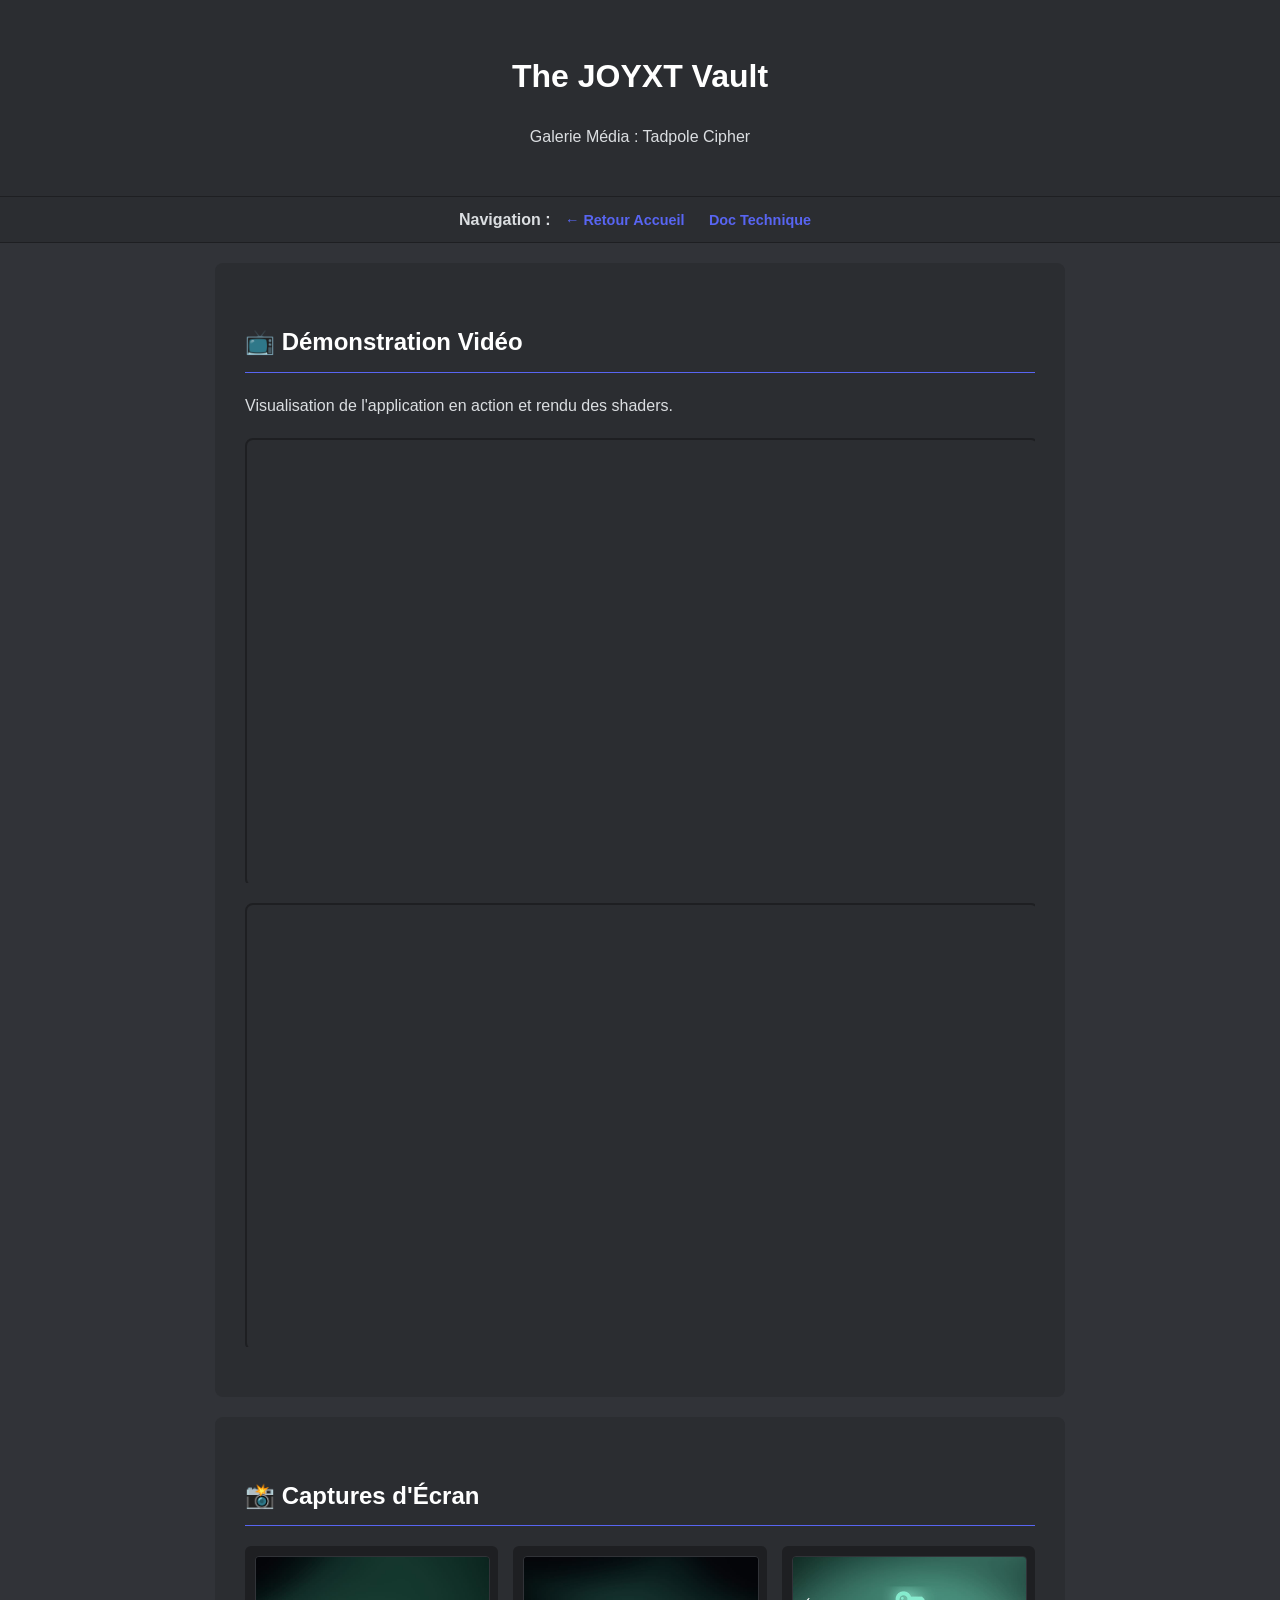
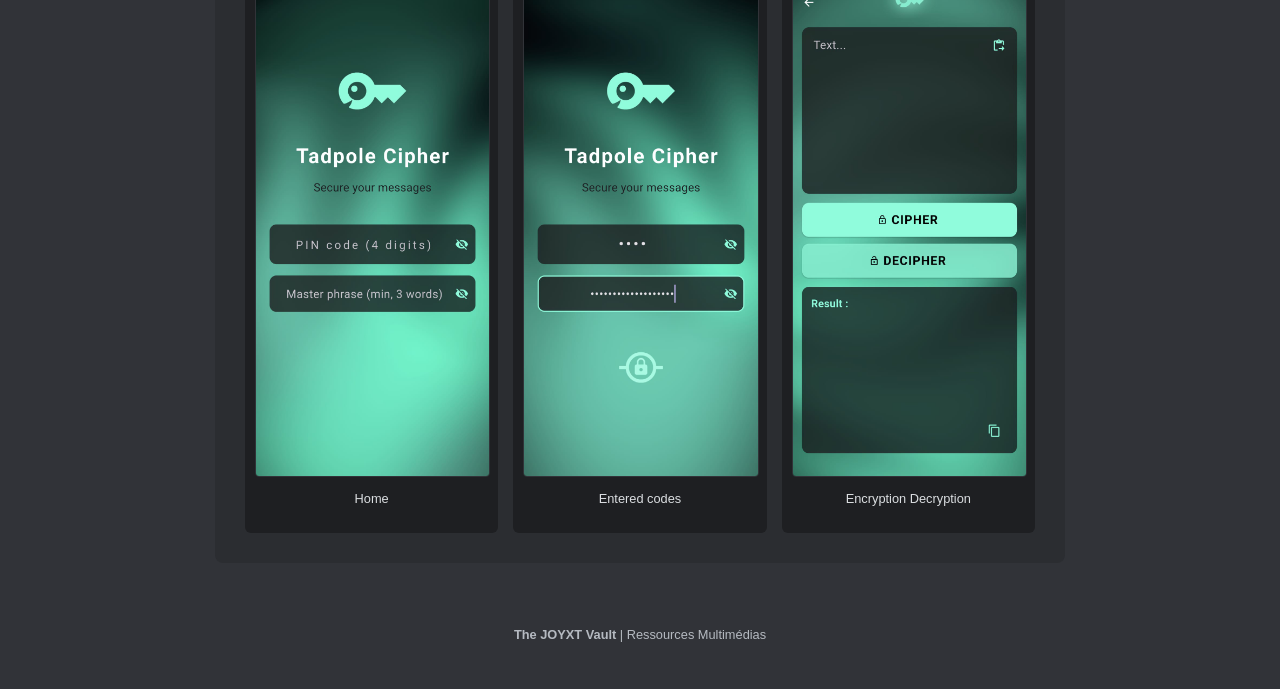
<file: tadpole_media.html>
<!DOCTYPE html>
<html lang="fr">
<head>
    <meta charset="UTF-8">
    <meta name="viewport" content="width=device-width, initial-scale=1.0">
    <title>Tadpole Cipher - Média & Démo</title>
    <link rel="stylesheet" href="style.css">
</head>
<body>

<header>
    <h1>The JOYXT Vault</h1>
    <p>Galerie Média : Tadpole Cipher</p>
</header>

<nav class="toc">
    <strong>Navigation :</strong>
    <a href="index.html">← Retour Accueil</a>
    <a href="tadpole_cipher.html">Doc Technique</a>
</nav>

<main>
    <section class="card">
        <h2>📺 Démonstration Vidéo</h2>
        <p>Visualisation de l'application en action et rendu des shaders.</p>
        
        <div class="video-container">
            <iframe 
                width="450" 
                height="800" 
                src="https://www.youtube.com/embed/K1L3Ck9oW8Q" 
                frameborder="0" 
                allow="accelerometer; autoplay; clipboard-write; encrypted-media; gyroscope; picture-in-picture; web-share" 
                referrerpolicy="strict-origin-when-cross-origin"
                allowfullscreen>
            </iframe>
        </div>

        <div class="video-container">
            <iframe 
                width="450" 
                height="800" 
                src="https://www.youtube.com/embed/_Si60xX9CW8?si=WUaBXV2Em2p8pWYL"  
                frameborder="0" 
                allow="accelerometer; autoplay; clipboard-write; encrypted-media; gyroscope; picture-in-picture; web-share" 
                referrerpolicy="strict-origin-when-cross-origin"
                allowfullscreen>
            </iframe>
        </div>
    </section>

    <section class="card">
        <h2>📸 Captures d'Écran</h2>
        <div class="media-grid">
            <div class="media-item">
                <img src="img/screen1.jpg" alt="Capture 1">
                <p style="font-size: 0.8em; margin-top: 5px;">Home</p>
            </div>
            <div class="media-item">
                <img src="img/screen2.jpg" alt="Capture 2">
                <p style="font-size: 0.8em; margin-top: 5px;">Entered codes</p>
            </div>
            <div class="media-item">
                <img src="img/screen3.jpg" alt="Capture 3">
                <p style="font-size: 0.8em; margin-top: 5px;">Encryption Decryption</p>
            </div>
        </div>
    </section>
</main>

<footer>
    <p><strong>The JOYXT Vault</strong> | Ressources Multimédias</p>
</footer>

</body>
</html>
</file>
<file: style.css>
:root {
    --bg-main: #313338;
    --bg-side: #2B2D31;
    --bg-tertiary: #1E1F22;
    --text-main: #DBDEE1;
    --text-muted: #B5BAC1;
    --accent: #5865F2;
    --white: #FFFFFF;
}

html { scroll-behavior: smooth; }
body { font-family: Arial, sans-serif; background-color: var(--bg-main); color: var(--text-main); margin: 0; line-height: 1.6; }
header { background-color: var(--bg-side); padding: 30px; text-align: center; border-bottom: 1px solid var(--bg-tertiary); }
h1 { color: var(--white); }
.lang-switcher button { background: var(--bg-main); border: 1px solid var(--accent); color: white; padding: 5px 15px; border-radius: 4px; cursor: pointer; }
.lang-switcher button.active { background: var(--accent); }
.toc { position: sticky; top: 0; background: var(--bg-side); padding: 10px; text-align: center; border-bottom: 1px solid var(--bg-tertiary); z-index: 100; }
.toc a { color: var(--accent); text-decoration: none; margin: 0 10px; font-weight: bold; font-size: 0.9em; }
main { max-width: 850px; margin: 20px auto; padding: 0 20px; }
.card { background: var(--bg-side); padding: 30px; border-radius: 8px; margin-bottom: 20px; }
h2 { color: var(--white); border-bottom: 1px solid var(--accent); padding-bottom: 10px; margin-top: 30px; }
footer { text-align: center; padding: 30px; color: var(--text-muted); font-size: 0.8em; }

.accent-link {
    display: inline-block;
    margin-top: 10px;
    color: var(--accent);
    text-decoration: none;
    font-weight: bold;
}
.accent-link:hover {
    text-decoration: underline;
    color: var(--white);
}

/* --- AJOUTS POUR LA PAGE MEDIA (SANS DÉNATURER L'EXISTANT) --- */

.video-container {
    position: relative;
    padding-bottom: 56.25%; /* Ratio 16/9 */
    height: 0;
    overflow: hidden;
    margin: 20px 0;
}

.video-container iframe {
    position: absolute;
    top: 0;
    left: 0;
    width: 100%;
    height: 100%;
    border: 2px solid var(--bg-tertiary);
    border-radius: 8px;
}

.media-grid {
    display: grid;
    grid-template-columns: repeat(auto-fit, minmax(200px, 1fr));
    gap: 15px;
    margin-top: 20px;
}

.media-item {
    background: var(--bg-tertiary);
    padding: 10px;
    border-radius: 6px;
    text-align: center;
}

.media-item img {
    max-width: 100%;
    border-radius: 4px;
    border: 1px solid var(--bg-main);
}
</file>
